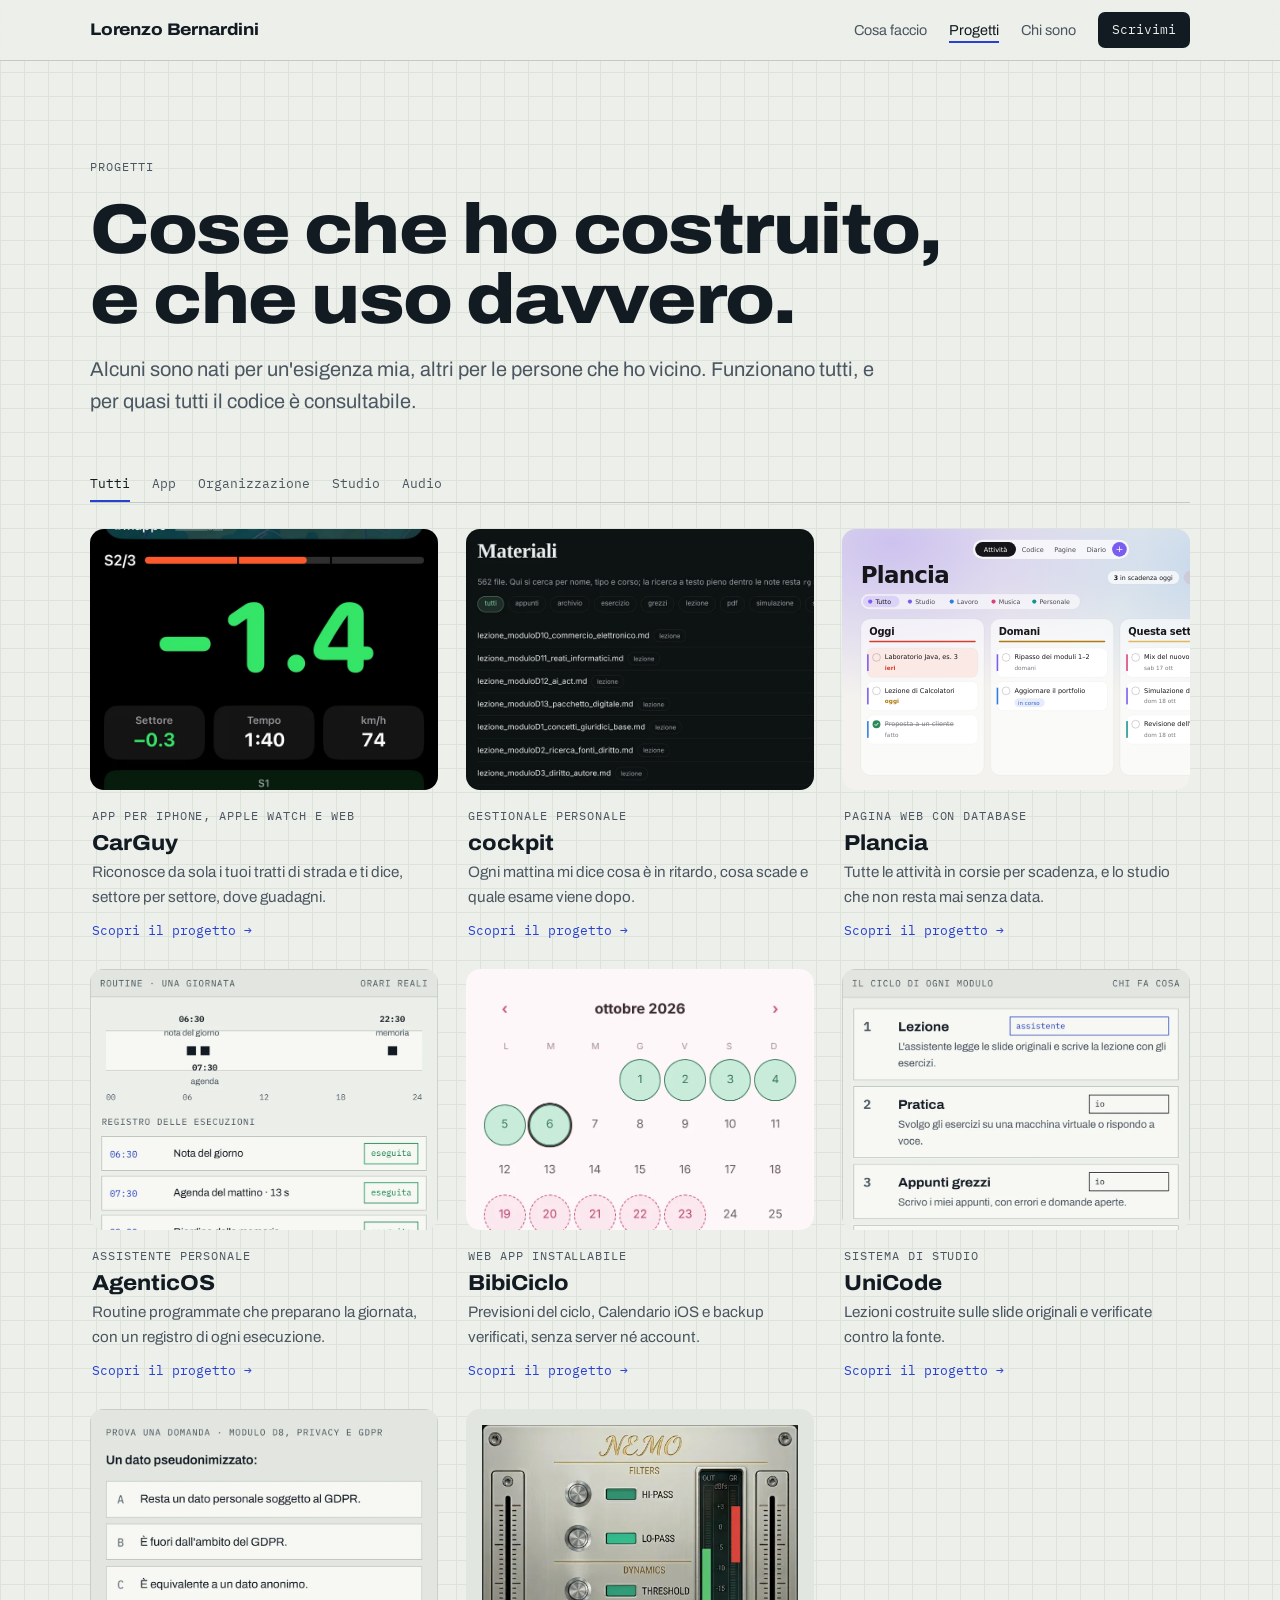
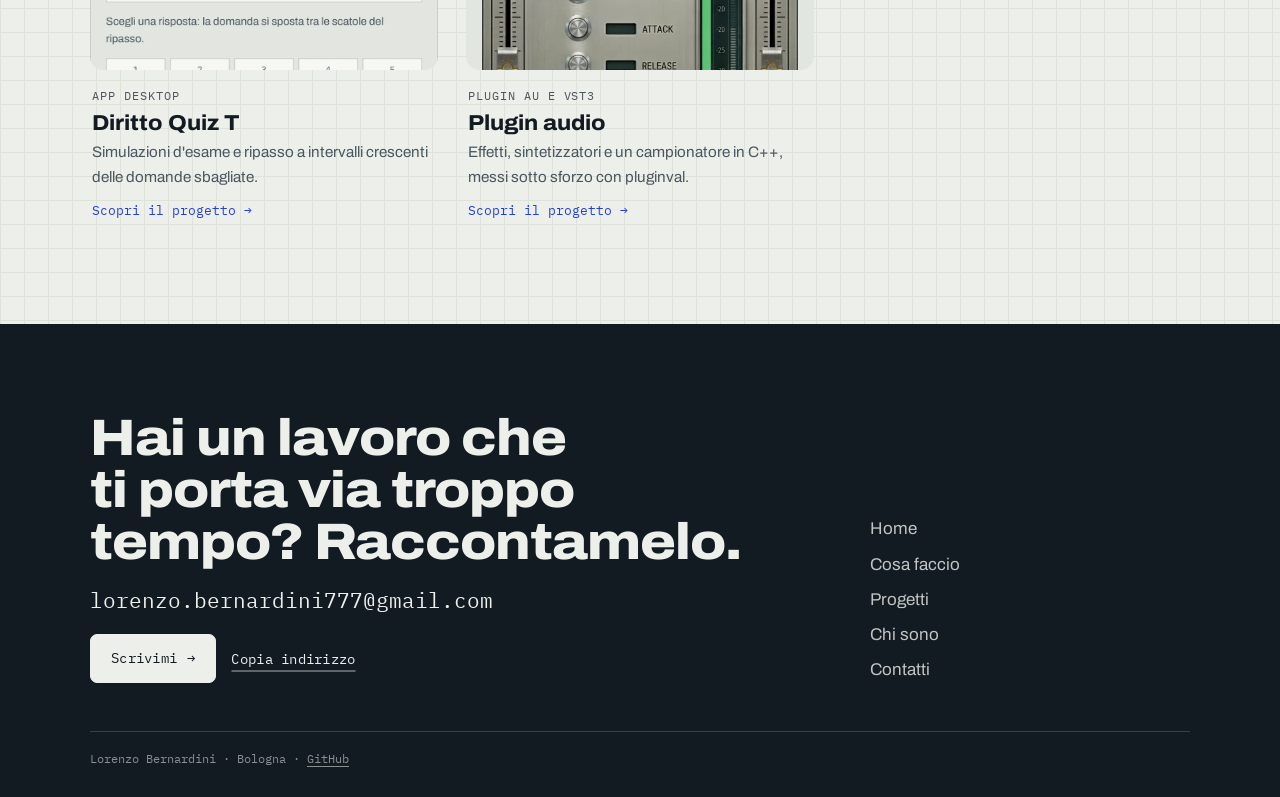
<file: progetti.html>
<!doctype html>
<html lang="it">
<head>
<meta charset="utf-8">
<meta name="viewport" content="width=device-width, initial-scale=1, viewport-fit=cover">
<meta name="description" content="Otto progetti di Lorenzo Bernardini: app, gestionali, strumenti di studio e plugin audio.">
<title>Progetti · Lorenzo Bernardini</title>
<link rel="preconnect" href="https://fonts.googleapis.com">
<link rel="preconnect" href="https://fonts.gstatic.com" crossorigin>
<link rel="stylesheet" href="https://fonts.googleapis.com/css2?family=Archivo:wdth,wght@62..125,300..900&family=IBM+Plex+Mono:wght@400;500;600&display=swap">
<link rel="stylesheet" href="assets/stile.css?v=e50b3e5fdf">
<!-- /HEAD -->
</head>
<body>
<!-- BODY -->
<header class="top">
  <div class="wrap top-row">
    <a class="brand" href="index.html">Lorenzo Bernardini</a>
    <button type="button" class="menu-btn" aria-expanded="false" aria-controls="menu">Menu</button>
    <nav class="nav" id="menu" aria-label="Principale">
      <a href="servizi.html">Cosa faccio</a><a href="progetti.html" aria-current="page">Progetti</a><a href="chisono.html">Chi sono</a>
      <a class="nav-cta" href="contatti.html">Scrivimi</a>
    </nav>
  </div>
</header>

<main id="inizio">
  <div class="wrap page-head">
    <span class="label">Progetti</span>
    <h1>Cose che ho costruito, e che uso davvero.</h1>
    <p class="lede">Alcuni sono nati per un'esigenza mia, altri per le persone che ho vicino. Funzionano tutti, e per quasi tutti il codice è consultabile.</p>
  </div>
  <section class="wrap" style="padding-bottom:clamp(56px,8vw,104px)">
    <div class="filters" aria-label="Filtra per tipo"><button type="button" data-f="tutti" aria-pressed="true">Tutti</button><button type="button" data-f="app" aria-pressed="false">App</button><button type="button" data-f="organizzazione" aria-pressed="false">Organizzazione</button><button type="button" data-f="studio" aria-pressed="false">Studio</button><button type="button" data-f="audio" aria-pressed="false">Audio</button></div>
    <div class="cards"><a class="card rv" href="progetti/carguy.html" data-tipo="app">
        <div class="card-img full"><img src="img/card-carguy.webp" alt="Il distacco dal riferimento nel cruscotto di CarGuy" loading="lazy"></div>
        <div class="card-body"><span class="label">App per iPhone, Apple Watch e web</span><h3>CarGuy</h3><p>Riconosce da sola i tuoi tratti di strada e ti dice, settore per settore, dove guadagni.</p><span class="go">Scopri il progetto →</span></div>
      </a><a class="card rv" href="progetti/cockpit.html" data-tipo="organizzazione">
        <div class="card-img full"><img src="img/card-cockpit.webp" alt="La pagina Materiali di cockpit" loading="lazy"></div>
        <div class="card-body"><span class="label">Gestionale personale</span><h3>cockpit</h3><p>Ogni mattina mi dice cosa è in ritardo, cosa scade e quale esame viene dopo.</p><span class="go">Scopri il progetto →</span></div>
      </a><a class="card rv" href="progetti/plancia.html" data-tipo="organizzazione">
        <div class="card-img full"><img src="img/plancia.svg" alt="Le corsie della Plancia" loading="lazy"></div>
        <div class="card-body"><span class="label">Pagina web con database</span><h3>Plancia</h3><p>Tutte le attività in corsie per scadenza, e lo studio che non resta mai senza data.</p><span class="go">Scopri il progetto →</span></div>
      </a><a class="card rv" href="progetti/agenticos.html" data-tipo="organizzazione">
        <div class="card-img full"><img src="img/agenticos-routine.webp" alt="La giornata delle routine di AgenticOS" loading="lazy"></div>
        <div class="card-body"><span class="label">Assistente personale</span><h3>AgenticOS</h3><p>Routine programmate che preparano la giornata, con un registro di ogni esecuzione.</p><span class="go">Scopri il progetto →</span></div>
      </a><a class="card rv" href="progetti/bibiciclo.html" data-tipo="app">
        <div class="card-img full"><img src="img/card-bibiciclo.webp" alt="Il calendario di BibiCiclo" loading="lazy"></div>
        <div class="card-body"><span class="label">Web app installabile</span><h3>BibiCiclo</h3><p>Previsioni del ciclo, Calendario iOS e backup verificati, senza server né account.</p><span class="go">Scopri il progetto →</span></div>
      </a><a class="card rv" href="progetti/unicode.html" data-tipo="studio">
        <div class="card-img full"><img src="img/unicode-ciclo.webp" alt="Il ciclo di studio di UniCode" loading="lazy"></div>
        <div class="card-body"><span class="label">Sistema di studio</span><h3>UniCode</h3><p>Lezioni costruite sulle slide originali e verificate contro la fonte.</p><span class="go">Scopri il progetto →</span></div>
      </a><a class="card rv" href="progetti/quiz.html" data-tipo="studio">
        <div class="card-img full"><img src="img/quiz-domanda.webp" alt="Una domanda di Diritto Quiz T" loading="lazy"></div>
        <div class="card-body"><span class="label">App desktop</span><h3>Diritto Quiz T</h3><p>Simulazioni d'esame e ripasso a intervalli crescenti delle domande sbagliate.</p><span class="go">Scopri il progetto →</span></div>
      </a><a class="card rv" href="progetti/audio.html" data-tipo="audio">
        <div class="card-img"><img src="img/nemo.webp" alt="L'interfaccia del compressore NEMO" loading="lazy"></div>
        <div class="card-body"><span class="label">Plugin AU e VST3</span><h3>Plugin audio</h3><p>Effetti, sintetizzatori e un campionatore in C++, messi sotto sforzo con pluginval.</p><span class="go">Scopri il progetto →</span></div>
      </a></div>
  </section>
</main>

<footer class="site-foot">
  <div class="wrap">
    <div class="foot-top">
      <div>
        <h2 class="rv">Hai un lavoro che ti porta via troppo tempo? Raccontamelo.</h2>
        <span class="addr" id="addr-piede">lorenzo.bernardini777@gmail.com</span>
        <div class="cta" style="margin-top:0">
          <a class="btn primary" href="mailto:lorenzo.bernardini777@gmail.com">Scrivimi <span class="arr">→</span></a>
          <button type="button" class="btn" data-copia="lorenzo.bernardini777@gmail.com" aria-controls="addr-piede">Copia indirizzo</button>
        </div>
      </div>
      <nav class="foot-nav" aria-label="Pagine">
        <a href="index.html">Home</a>
        <a href="servizi.html">Cosa faccio</a>
        <a href="progetti.html">Progetti</a>
        <a href="chisono.html">Chi sono</a>
        <a href="contatti.html">Contatti</a>
      </nav>
    </div>
    <div class="foot-bottom"><span>Lorenzo Bernardini · Bologna · <a href="https://github.com/lberna777" target="_blank" rel="noopener">GitHub</a></span></div>
  </div>
</footer>

<script src="assets/sito.js?v=a722e6f9f8"></script>
<!-- /BODY -->
</body>
</html>
</file>
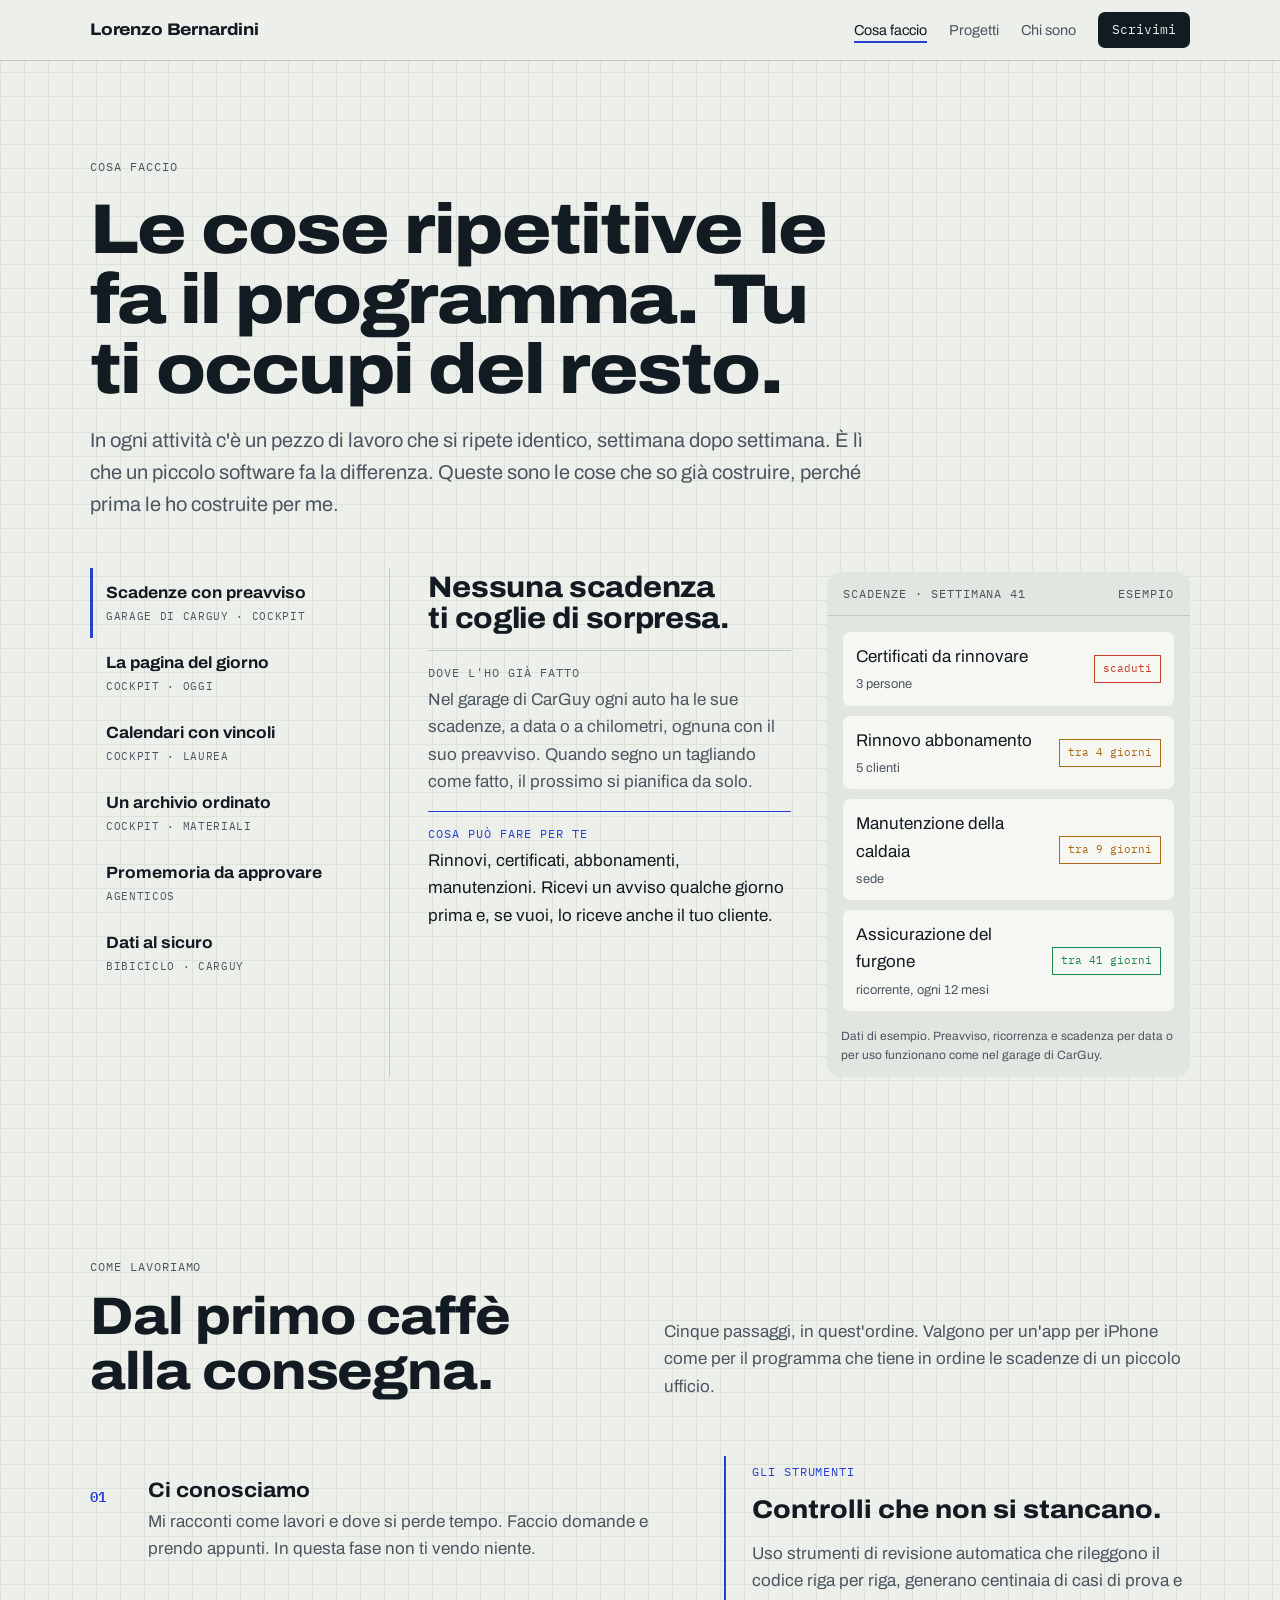
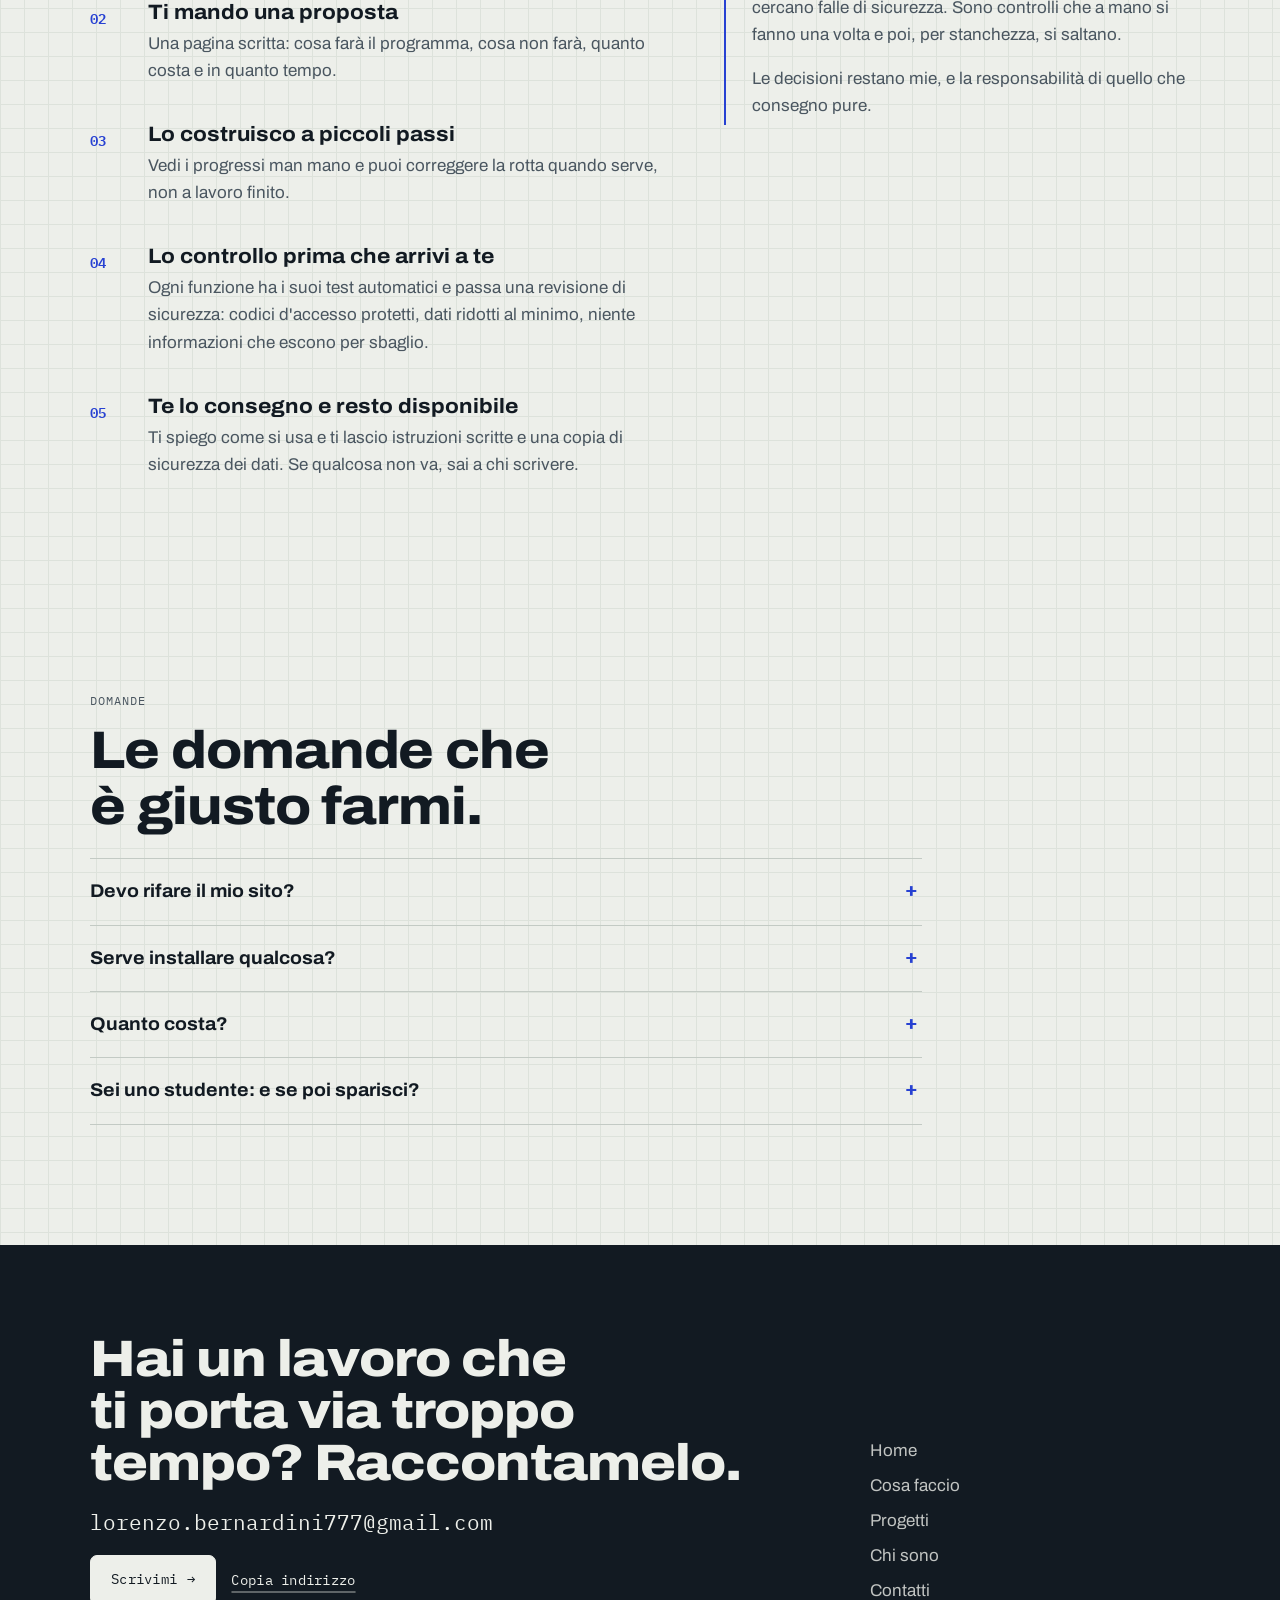
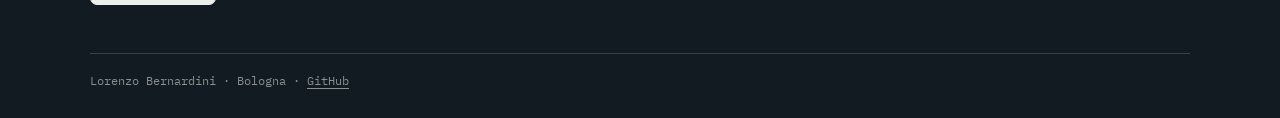
<file: servizi.html>
<!doctype html>
<html lang="it">
<head>
<meta charset="utf-8">
<meta name="viewport" content="width=device-width, initial-scale=1, viewport-fit=cover">
<meta name="description" content="Scadenze, archivi, promemoria e calendari: piccoli software su misura per attività, studi e associazioni.">
<title>Cosa faccio · Lorenzo Bernardini</title>
<link rel="preconnect" href="https://fonts.googleapis.com">
<link rel="preconnect" href="https://fonts.gstatic.com" crossorigin>
<link rel="stylesheet" href="https://fonts.googleapis.com/css2?family=Archivo:wdth,wght@62..125,300..900&family=IBM+Plex+Mono:wght@400;500;600&display=swap">
<link rel="stylesheet" href="assets/stile.css?v=e50b3e5fdf">
<!-- /HEAD -->
</head>
<body>
<!-- BODY -->
<header class="top">
  <div class="wrap top-row">
    <a class="brand" href="index.html">Lorenzo Bernardini</a>
    <button type="button" class="menu-btn" aria-expanded="false" aria-controls="menu">Menu</button>
    <nav class="nav" id="menu" aria-label="Principale">
      <a href="servizi.html" aria-current="page">Cosa faccio</a><a href="progetti.html">Progetti</a><a href="chisono.html">Chi sono</a>
      <a class="nav-cta" href="contatti.html">Scrivimi</a>
    </nav>
  </div>
</header>

<main id="inizio">
  <div class="wrap page-head">
    <span class="label">Cosa faccio</span>
    <h1>Le cose ripetitive le fa il programma. Tu ti occupi del resto.</h1>
    <p class="lede">In ogni attività c'è un pezzo di lavoro che si ripete identico, settimana dopo settimana. È lì che un piccolo software fa la differenza. Queste sono le cose che so già costruire, perché prima le ho costruite per me.</p>
  </div>

  <section class="wrap" style="padding-bottom:clamp(56px,8vw,104px)">
    <div class="explorer rv">
      <div class="ex-tabs" role="tablist" aria-label="Cosa posso costruire"><button type="button" role="tab" id="t-scad" aria-controls="p-scad" aria-selected="true"><b>Scadenze con preavviso</b><span>garage di CarGuy · cockpit</span></button><button type="button" role="tab" id="t-oggi" aria-controls="p-oggi" aria-selected="false" tabindex="-1"><b>La pagina del giorno</b><span>cockpit · Oggi</span></button><button type="button" role="tab" id="t-cal" aria-controls="p-cal" aria-selected="false" tabindex="-1"><b>Calendari con vincoli</b><span>cockpit · Laurea</span></button><button type="button" role="tab" id="t-arch" aria-controls="p-arch" aria-selected="false" tabindex="-1"><b>Un archivio ordinato</b><span>cockpit · Materiali</span></button><button type="button" role="tab" id="t-auto" aria-controls="p-auto" aria-selected="false" tabindex="-1"><b>Promemoria da approvare</b><span>AgenticOS</span></button><button type="button" role="tab" id="t-priv" aria-controls="p-priv" aria-selected="false" tabindex="-1"><b>Dati al sicuro</b><span>BibiCiclo · CarGuy</span></button></div>
      <div class="ex-panel" role="tabpanel" id="p-scad" aria-labelledby="t-scad">
        <div class="ex-text">
          <h3>Nessuna scadenza ti coglie di sorpresa.</h3>
          <div class="pair"><span class="label">Dove l'ho già fatto</span><p>Nel garage di CarGuy ogni auto ha le sue scadenze, a data o a chilometri, ognuna con il suo preavviso. Quando segno un tagliando come fatto, il prossimo si pianifica da solo.</p></div>
          <div class="pair voi"><span class="label">Cosa può fare per te</span><p>Rinnovi, certificati, abbonamenti, manutenzioni. Ricevi un avviso qualche giorno prima e, se vuoi, lo riceve anche il tuo cliente.</p></div>
        </div>
        <div class="mock">
          <div class="mock-bar"><span class="label">Scadenze · settimana 41</span><span class="label">esempio</span></div>
          <div class="mock-body">
            <div class="m-row"><span>Certificati da rinnovare</span><small>3 persone</small><span class="chip late">scaduti</span></div>
            <div class="m-row"><span>Rinnovo abbonamento</span><small>5 clienti</small><span class="chip soon">tra 4 giorni</span></div>
            <div class="m-row"><span>Manutenzione della caldaia</span><small>sede</small><span class="chip soon">tra 9 giorni</span></div>
            <div class="m-row"><span>Assicurazione del furgone</span><small>ricorrente, ogni 12 mesi</small><span class="chip ok">tra 41 giorni</span></div>
          </div>
          <p class="mock-note">Dati di esempio. Preavviso, ricorrenza e scadenza per data o per uso funzionano come nel garage di CarGuy.</p>
        </div>

      </div><div class="ex-panel" role="tabpanel" id="p-oggi" aria-labelledby="t-oggi" hidden>
        <div class="ex-text">
          <h3>Apri una pagina e sai cosa fare oggi.</h3>
          <div class="pair"><span class="label">Dove l'ho già fatto</span><p>Ogni mattina cockpit mi dice quali ripassi sono in ritardo, cosa scade e quanti giorni mancano agli esami. Sotto c'è il diario di quello che ho già fatto.</p></div>
          <div class="pair voi"><span class="label">Cosa può fare per te</span><p>Pagamenti da sollecitare, appuntamenti della settimana, pratiche in sospeso: tutto in una pagina, invece che sparso tra fogli di calcolo e chat.</p></div>
        </div>
        <div class="mock">
          <div class="mock-bar"><span class="label">Oggi · martedì</span><span class="label">esempio</span></div>
          <div class="mock-body">
            <div class="m-tiles">
              <div class="late"><span class="label">In ritardo</span><b>3</b><small>pagamenti da sollecitare</small></div>
              <div class="soon"><span class="label">In scadenza</span><b>7</b><small>nei prossimi 7 giorni</small></div>
              <div><span class="label">Prossimo evento</span><b>12 g</b><small>alla chiusura del trimestre</small></div>
            </div>
            <span class="label">La giornata</span>
            <ul class="m-log">
              <li><span>09:10</span><span>confermate 4 prenotazioni</span></li>
              <li><span>11:30</span><span>approvato il sollecito di pagamento a 2 clienti</span></li>
              <li><span>17:45</span><span>spostato l'appuntamento del giovedì alle 15:00</span></li>
            </ul>
          </div>
          <p class="mock-note">Dati di esempio, nella stessa struttura della pagina «Oggi» di cockpit.</p>
        </div>

      </div><div class="ex-panel" role="tabpanel" id="p-cal" aria-labelledby="t-cal" hidden>
        <div class="ex-text">
          <h3>Un calendario che sa cosa non si può spostare.</h3>
          <div class="pair"><span class="label">Dove l'ho già fatto</span><p>Il piano della mia laurea mette dodici esami in tre sessioni. Le propedeuticità sono disegnate come catene, così se uno slitta vedo subito cosa si porta dietro.</p></div>
          <div class="pair voi"><span class="label">Cosa può fare per te</span><p>Turni, sale, attrezzature condivise, corsi a livelli. Il calendario ti avvisa del conflitto prima che diventi un problema.</p></div>
        </div>
        <div class="mock">
          <div class="mock-bar"><span class="label">cockpit · catene di dipendenza</span><span class="label">dati reali</span></div>
          <img class="m-shot" src="img/cockpit-catene.webp" width="980" height="430" alt="Catene di dipendenza tra esami: tre colonne S1, S2, S3 con i codici degli esami collegati da linee">
          <p class="mock-note" style="padding-top:10px">Le mie tre sessioni d'esame: ogni linea è una propedeuticità.</p>
        </div>

      </div><div class="ex-panel" role="tabpanel" id="p-arch" aria-labelledby="t-arch" hidden>
        <div class="ex-text">
          <h3>Il documento giusto in due secondi.</h3>
          <div class="pair"><span class="label">Dove l'ho già fatto</span><p>In cockpit tengo più di cinquecento file tra lezioni, appunti ed esami. Li ritrovo per tipo, per corso o scrivendo due lettere.</p></div>
          <div class="pair voi"><span class="label">Cosa può fare per te</span><p>Contratti, preventivi, moduli, verbali. Ogni cosa ha il suo posto e la trovi anche dal telefono.</p></div>
        </div>
        <div class="mock">
          <div class="mock-bar"><span class="label">Archivio</span><span class="label">esempio · provalo</span></div>
          <div class="mock-body">
            <label class="m-search" for="cerca-doc"><span aria-hidden="true">⌕</span><input id="cerca-doc" type="search" placeholder="Cerca un documento (prova: certificato)" autocomplete="off"><kbd>Ctrl K</kbd></label>
            <ul class="m-docs" id="elenco-doc">
              <li><span>Modulo d'iscrizione 2026-27</span><span>modulo</span></li>
              <li><span>Contratto di fornitura 2026</span><span>contratto</span></li>
              <li><span>Certificati · elenco delle scadenze</span><span>certificato</span></li>
              <li><span>Preventivo n. 42 · ristrutturazione</span><span>preventivo</span></li>
              <li><span>Listino prezzi in vigore</span><span>listino</span></li>
              <li><span>Verbale dell'assemblea dei soci</span><span>verbale</span></li>
              <li><span>Certificato di conformità dell'impianto</span><span>certificato</span></li>
            </ul>
            <p class="mock-note" id="nessun-doc" hidden style="padding:0">Nessun documento trovato.</p>
          </div>
        </div>

      </div><div class="ex-panel" role="tabpanel" id="p-auto" aria-labelledby="t-auto" hidden>
        <div class="ex-text">
          <h3>Il sistema prepara, tu approvi.</h3>
          <div class="pair"><span class="label">Dove l'ho già fatto</span><p>Il mio assistente personale smista la posta e scrive le risposte come bozze. Niente parte senza il mio via.</p></div>
          <div class="pair voi"><span class="label">Cosa può fare per te</span><p>Solleciti, conferme, avvisi di rinnovo: pronti da inviare con un clic, senza riscriverli ogni volta da capo.</p></div>
        </div>
        <div class="mock">
          <div class="mock-bar"><span class="label">Posta in uscita</span><span class="label">esempio · provalo</span></div>
          <div class="mock-body">
            <div class="m-mail" id="bozza">
              <span class="stato" id="bozza-stato" aria-live="polite">Bozza · in attesa della tua approvazione</span>
              <div class="hdr"><span>A: un cliente</span><span>Oggetto: rinnovo in scadenza</span></div>
              <p>Buongiorno, il suo abbonamento scade il 14 ottobre. Per rinnovarlo può rispondere a questa email o passare da noi negli orari di apertura. Grazie!</p>
              <div class="m-actions"><button type="button" id="approva">Approva</button></div>
            </div>
          </div>
          <p class="mock-note">Esempio: nessuna email viene inviata da questa pagina.</p>
        </div>

      </div><div class="ex-panel" role="tabpanel" id="p-priv" aria-labelledby="t-priv" hidden>
        <div class="ex-text">
          <h3>I dati dei tuoi clienti restano al sicuro.</h3>
          <div class="pair"><span class="label">Dove l'ho già fatto</span><p>BibiCiclo non manda a nessuno i dati sulla salute: restano sul telefono. In CarGuy le foto partono senza posizione e le zone private spariscono dalle mappe.</p></div>
          <div class="pair voi"><span class="label">Cosa può fare per te</span><p>Raccolgo solo quello che serve, e decidiamo insieme chi lo vede e per quanto tempo si tiene, come chiede il GDPR. È anche la materia di uno dei miei esami, superato con 30.</p></div>
        </div>
        <div class="mock">
          <div class="mock-bar"><span class="label">Dove finiscono i dati</span><span class="label">regole reali</span></div>
          <div class="mock-body">
            <ul class="m-lock">
              <li><span>Date del ciclo (BibiCiclo)</span><span>solo sul telefono</span></li>
              <li><span>Copia di sicurezza (BibiCiclo)</span><span>file dell'utente</span></li>
              <li><span>Casa e lavoro nelle tracce (CarGuy)</span><span>tagliate</span></li>
              <li><span>Posizione nelle foto (CarGuy)</span><span>rimossa prima dell'invio</span></li>
              <li><span>Codici d'accesso (CarGuy)</span><span>solo impronta cifrata</span></li>
            </ul>
          </div>
        </div>

      </div>
    </div>
  </section>

  <section class="wrap block tight" id="metodo">
    <div class="sec-head rv"><div><span class="label">Come lavoriamo</span><h2>Dal primo caffè alla consegna.</h2></div>
    <p>Cinque passaggi, in quest'ordine. Valgono per un'app per iPhone come per il programma che tiene in ordine le scadenze di un piccolo ufficio.</p></div>
    <div class="method-grid">
      <ol class="steps">
        <li class="rv"><div><h3>Ci conosciamo</h3><p>Mi racconti come lavori e dove si perde tempo. Faccio domande e prendo appunti. In questa fase non ti vendo niente.</p></div></li>
        <li class="rv"><div><h3>Ti mando una proposta</h3><p>Una pagina scritta: cosa farà il programma, cosa non farà, quanto costa e in quanto tempo.</p></div></li>
        <li class="rv"><div><h3>Lo costruisco a piccoli passi</h3><p>Vedi i progressi man mano e puoi correggere la rotta quando serve, non a lavoro finito.</p></div></li>
        <li class="rv"><div><h3>Lo controllo prima che arrivi a te</h3><p>Ogni funzione ha i suoi test automatici e passa una revisione di sicurezza: codici d'accesso protetti, dati ridotti al minimo, niente informazioni che escono per sbaglio.</p></div></li>
        <li class="rv"><div><h3>Te lo consegno e resto disponibile</h3><p>Ti spiego come si usa e ti lascio istruzioni scritte e una copia di sicurezza dei dati. Se qualcosa non va, sai a chi scrivere.</p></div></li>
      </ol>
      <aside class="precision rv">
        <span class="label">Gli strumenti</span>
        <h3>Controlli che non si stancano.</h3>
        <p>Uso strumenti di revisione automatica che rileggono il codice riga per riga, generano centinaia di casi di prova e cercano falle di sicurezza. Sono controlli che a mano si fanno una volta e poi, per stanchezza, si saltano.</p>
        <p>Le decisioni restano mie, e la responsabilità di quello che consegno pure.</p>
      </aside>
    </div>
  </section>

  <section class="wrap block">
    <div class="sec-head rv" style="margin-bottom:24px"><div><span class="label">Domande</span><h2>Le domande che è giusto farmi.</h2></div></div>
    <div class="faq rv">
      <details><summary>Devo rifare il mio sito?</summary><p>No. Lo strumento si apre da un link e, se vuoi, lo colleghiamo al sito che hai già.</p></details>
      <details><summary>Serve installare qualcosa?</summary><p>No. Funziona dal browser del telefono o del computer e si può aggiungere alla schermata Home, come un'app.</p></details>
      <details><summary>Quanto costa?</summary><p>Dipende da cosa serve. Dopo il primo incontro ricevi una proposta scritta con il prezzo, prima di decidere qualsiasi cosa. I primi progetti hanno condizioni agevolate, in cambio della possibilità di raccontarli qui.</p></details>
      <details><summary>Sei uno studente: e se poi sparisci?</summary><p>Domanda giusta. Consegno ogni progetto con istruzioni scritte, codice ordinato e una copia dei dati, così chiunque può riprenderlo in mano. E finché lavoriamo insieme, mi trovi.</p></details>
    </div>
  </section>
</main>

<footer class="site-foot">
  <div class="wrap">
    <div class="foot-top">
      <div>
        <h2 class="rv">Hai un lavoro che ti porta via troppo tempo? Raccontamelo.</h2>
        <span class="addr" id="addr-piede">lorenzo.bernardini777@gmail.com</span>
        <div class="cta" style="margin-top:0">
          <a class="btn primary" href="mailto:lorenzo.bernardini777@gmail.com">Scrivimi <span class="arr">→</span></a>
          <button type="button" class="btn" data-copia="lorenzo.bernardini777@gmail.com" aria-controls="addr-piede">Copia indirizzo</button>
        </div>
      </div>
      <nav class="foot-nav" aria-label="Pagine">
        <a href="index.html">Home</a>
        <a href="servizi.html">Cosa faccio</a>
        <a href="progetti.html">Progetti</a>
        <a href="chisono.html">Chi sono</a>
        <a href="contatti.html">Contatti</a>
      </nav>
    </div>
    <div class="foot-bottom"><span>Lorenzo Bernardini · Bologna · <a href="https://github.com/lberna777" target="_blank" rel="noopener">GitHub</a></span></div>
  </div>
</footer>

<script src="assets/sito.js?v=a722e6f9f8"></script>
<!-- /BODY -->
</body>
</html>
</file>
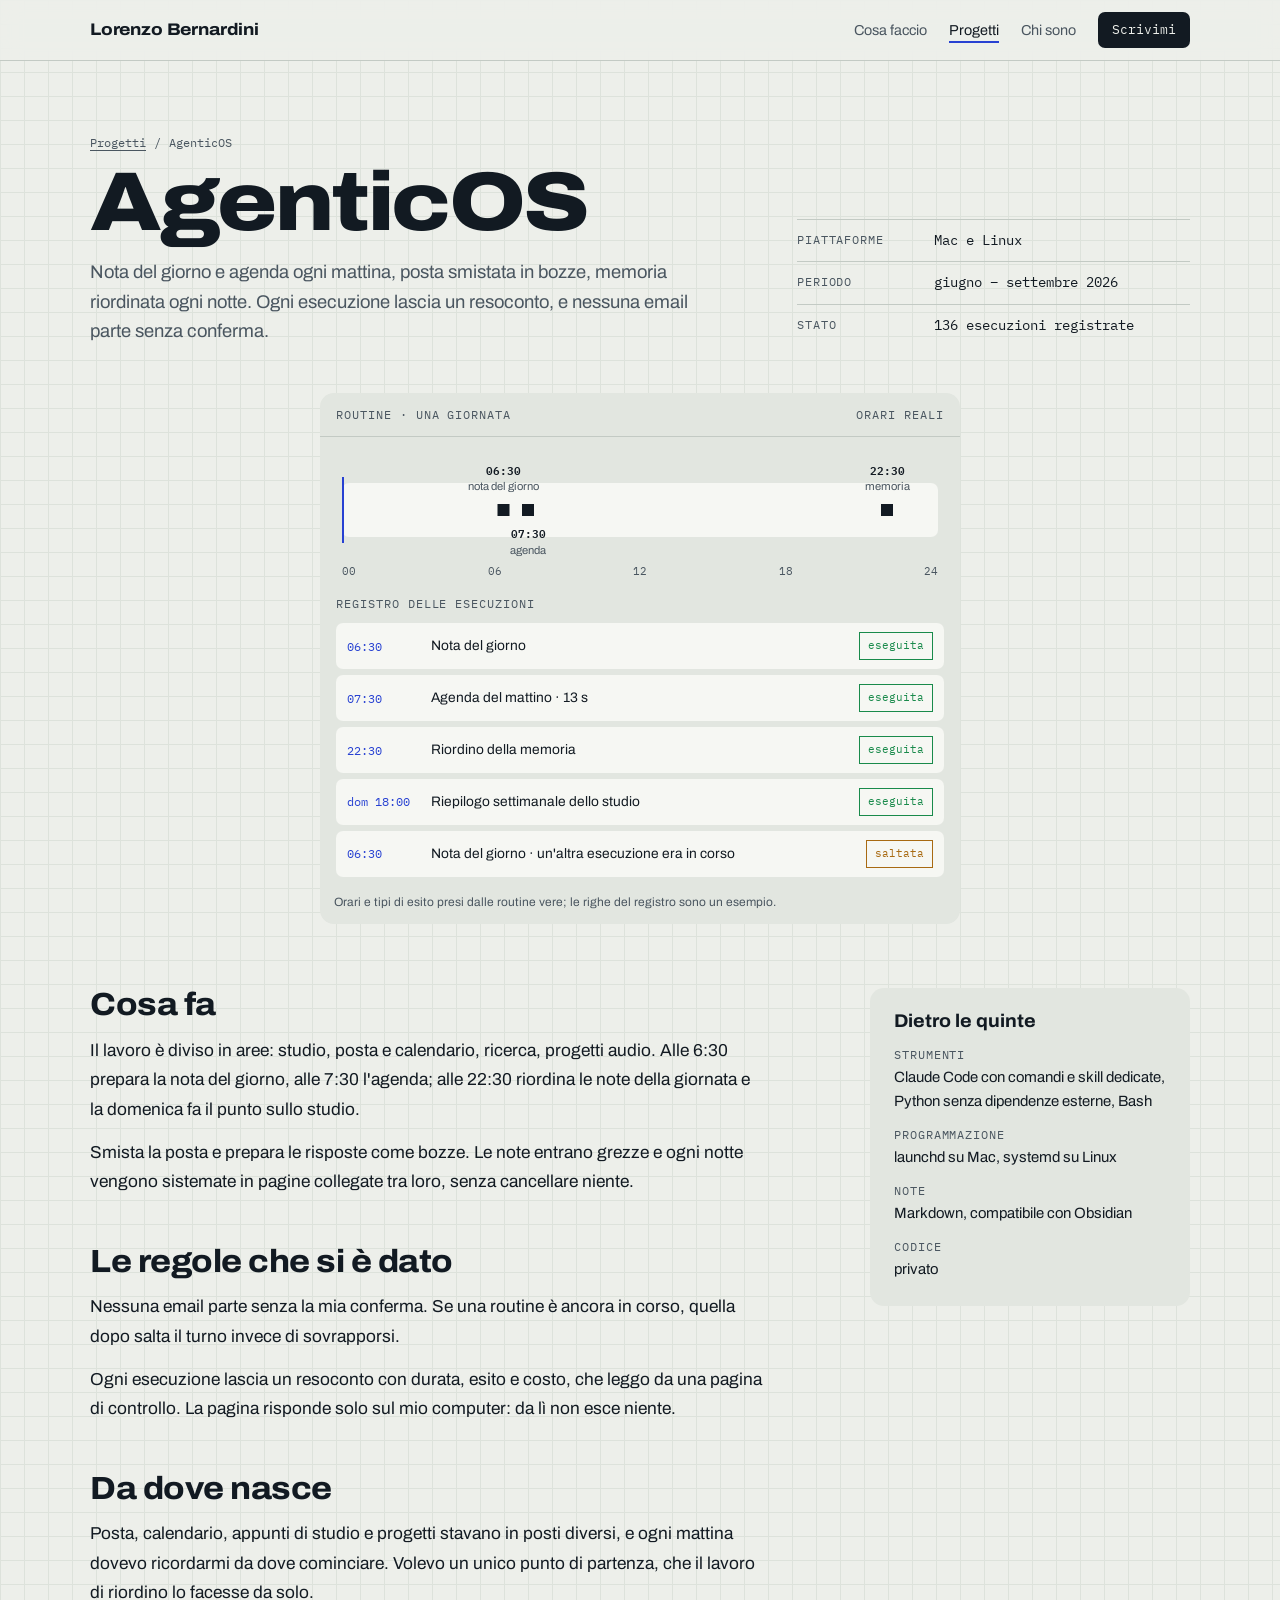
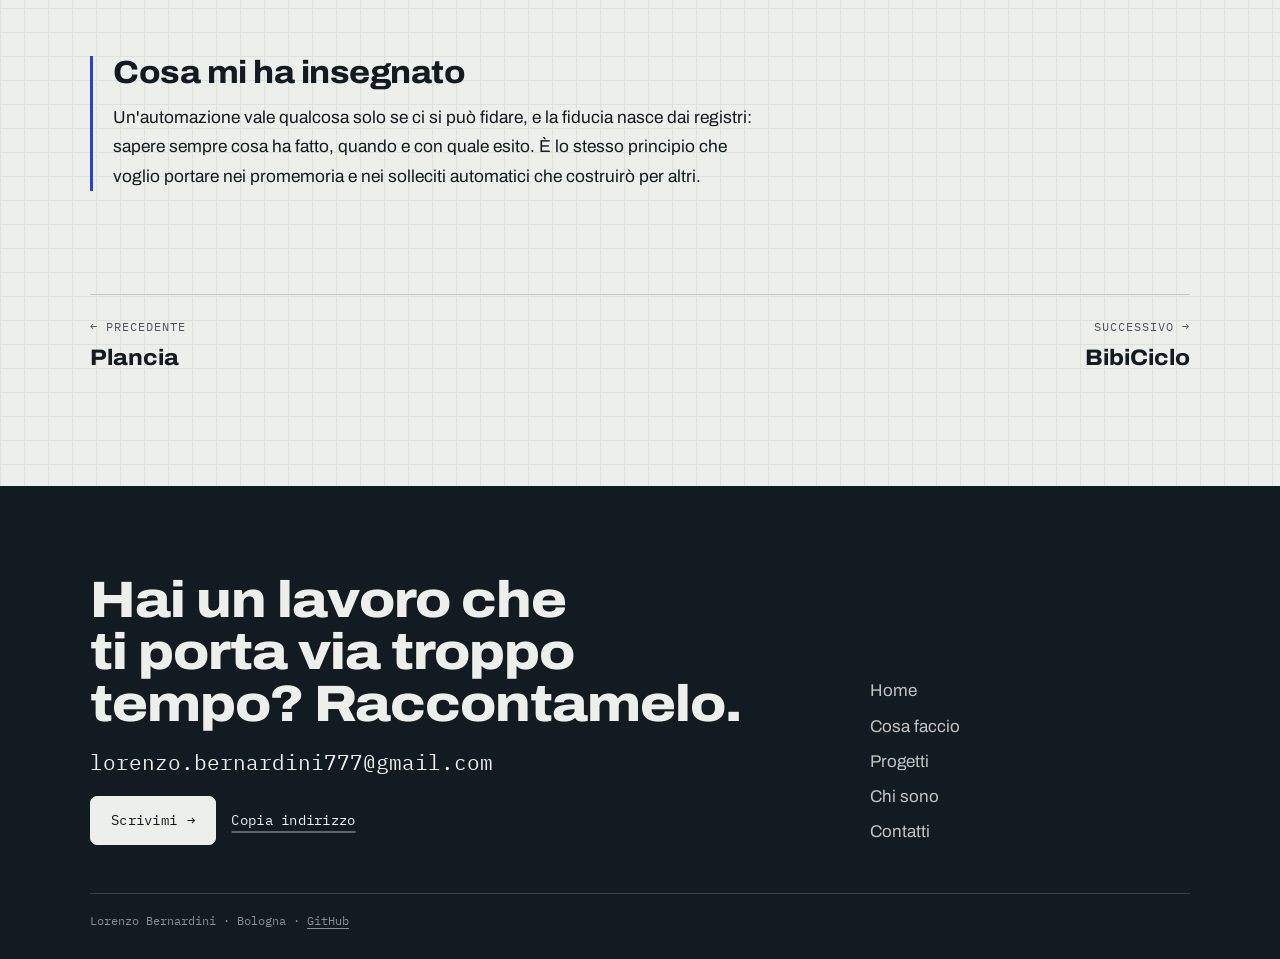
<file: progetti/agenticos.html>
<!doctype html>
<html lang="it">
<head>
<meta charset="utf-8">
<meta name="viewport" content="width=device-width, initial-scale=1, viewport-fit=cover">
<meta name="description" content="Nota del giorno e agenda ogni mattina, posta smistata in bozze, memoria riordinata ogni notte. Ogni esecuzione lascia un resoconto, e nessuna email parte senza conferma.">
<title>AgenticOS · Lorenzo Bernardini</title>
<link rel="preconnect" href="https://fonts.googleapis.com">
<link rel="preconnect" href="https://fonts.gstatic.com" crossorigin>
<link rel="stylesheet" href="https://fonts.googleapis.com/css2?family=Archivo:wdth,wght@62..125,300..900&family=IBM+Plex+Mono:wght@400;500;600&display=swap">
<link rel="stylesheet" href="../assets/stile.css?v=e50b3e5fdf">
<!-- /HEAD -->
</head>
<body>
<!-- BODY -->
<header class="top">
  <div class="wrap top-row">
    <a class="brand" href="../index.html">Lorenzo Bernardini</a>
    <button type="button" class="menu-btn" aria-expanded="false" aria-controls="menu">Menu</button>
    <nav class="nav" id="menu" aria-label="Principale">
      <a href="../servizi.html">Cosa faccio</a><a href="../progetti.html" aria-current="page">Progetti</a><a href="../chisono.html">Chi sono</a>
      <a class="nav-cta" href="../contatti.html">Scrivimi</a>
    </nav>
  </div>
</header>

<main id="inizio">
  <div class="wrap">
    <div class="proj-head">
      <div>
        <nav class="crumbs" aria-label="Percorso"><a href="../progetti.html">Progetti</a><span>/</span><span>AgenticOS</span></nav>
        <h1>AgenticOS</h1>
        <p class="lede">Nota del giorno e agenda ogni mattina, posta smistata in bozze, memoria riordinata ogni notte. Ogni esecuzione lascia un resoconto, e nessuna email parte senza conferma.</p>
      </div>
      <div class="info rv"><div><span class="label">Piattaforme</span><span class="v">Mac e Linux</span></div><div><span class="label">Periodo</span><span class="v">giugno – settembre 2026</span></div><div><span class="label">Stato</span><span class="v">136 esecuzioni registrate</span></div></div>
    </div>
    <div class="proj-visual rv"><div class="mock">
            <div class="mock-bar"><span class="label">Routine · una giornata</span><span class="label">orari reali</span></div>
            <div class="mock-body">
              <div class="day" aria-hidden="true">
                <div class="day-track">
                  <span class="day-now"></span>
                  <span class="day-mark up" style="--t:.2708"><b>06:30</b>nota del giorno</span>
                  <span class="day-mark" style="--t:.3125"><b>07:30</b>agenda</span>
                  <span class="day-mark up end" style="--t:.9375"><b>22:30</b>memoria</span>
                </div>
                <div class="day-ruler"><span>00</span><span>06</span><span>12</span><span>18</span><span>24</span></div>
              </div>
              <span class="label">Registro delle esecuzioni</span>
              <ul class="runs">
                <li><span>06:30</span><span>Nota del giorno</span><span class="chip ok">eseguita</span></li>
                <li><span>07:30</span><span>Agenda del mattino · 13 s</span><span class="chip ok">eseguita</span></li>
                <li><span>22:30</span><span>Riordino della memoria</span><span class="chip ok">eseguita</span></li>
                <li><span>dom 18:00</span><span>Riepilogo settimanale dello studio</span><span class="chip ok">eseguita</span></li>
                <li><span>06:30</span><span>Nota del giorno · un'altra esecuzione era in corso</span><span class="chip soon">saltata</span></li>
              </ul>
            </div>
            <p class="mock-note">Orari e tipi di esito presi dalle routine vere; le righe del registro sono un esempio.</p>
          </div>
</div>
    <div class="proj-body">
      <article class="prose"><section class="rv"><h2>Cosa fa</h2><p>Il lavoro è diviso in aree: studio, posta e calendario, ricerca, progetti audio. Alle 6:30 prepara la nota del giorno, alle 7:30 l'agenda; alle 22:30 riordina le note della giornata e la domenica fa il punto sullo studio.</p><p>Smista la posta e prepara le risposte come bozze. Le note entrano grezze e ogni notte vengono sistemate in pagine collegate tra loro, senza cancellare niente.</p></section><section class="rv"><h2>Le regole che si è dato</h2><p>Nessuna email parte senza la mia conferma. Se una routine è ancora in corso, quella dopo salta il turno invece di sovrapporsi.</p><p>Ogni esecuzione lascia un resoconto con durata, esito e costo, che leggo da una pagina di controllo. La pagina risponde solo sul mio computer: da lì non esce niente.</p></section><section class="rv"><h2>Da dove nasce</h2><p>Posta, calendario, appunti di studio e progetti stavano in posti diversi, e ogni mattina dovevo ricordarmi da dove cominciare. Volevo un unico punto di partenza, che il lavoro di riordino lo facesse da solo.</p></section><section class="rv imparato"><h2>Cosa mi ha insegnato</h2><p>Un'automazione vale qualcosa solo se ci si può fidare, e la fiducia nasce dai registri: sapere sempre cosa ha fatto, quando e con quale esito. È lo stesso principio che voglio portare nei promemoria e nei solleciti automatici che costruirò per altri.</p></section></article>
      <aside class="tech rv"><h2>Dietro le quinte</h2><dl><div><dt>Strumenti</dt><dd>Claude Code con comandi e skill dedicate, Python senza dipendenze esterne, Bash</dd></div><div><dt>Programmazione</dt><dd>launchd su Mac, systemd su Linux</dd></div><div><dt>Note</dt><dd>Markdown, compatibile con Obsidian</dd></div><div><dt>Codice</dt><dd>privato</dd></div></dl></aside>
    </div>
  </div>
  <div class="wrap" style="padding-bottom:clamp(48px,7vw,88px)">
    <nav class="pn" aria-label="Altri progetti">
      <a href="plancia.html"><span class="label">← Precedente</span><b>Plancia</b></a>
      <a href="bibiciclo.html"><span class="label">Successivo →</span><b>BibiCiclo</b></a>
    </nav>
  </div>
</main>

<footer class="site-foot">
  <div class="wrap">
    <div class="foot-top">
      <div>
        <h2 class="rv">Hai un lavoro che ti porta via troppo tempo? Raccontamelo.</h2>
        <span class="addr" id="addr-piede">lorenzo.bernardini777@gmail.com</span>
        <div class="cta" style="margin-top:0">
          <a class="btn primary" href="mailto:lorenzo.bernardini777@gmail.com">Scrivimi <span class="arr">→</span></a>
          <button type="button" class="btn" data-copia="lorenzo.bernardini777@gmail.com" aria-controls="addr-piede">Copia indirizzo</button>
        </div>
      </div>
      <nav class="foot-nav" aria-label="Pagine">
        <a href="../index.html">Home</a>
        <a href="../servizi.html">Cosa faccio</a>
        <a href="../progetti.html">Progetti</a>
        <a href="../chisono.html">Chi sono</a>
        <a href="../contatti.html">Contatti</a>
      </nav>
    </div>
    <div class="foot-bottom"><span>Lorenzo Bernardini · Bologna · <a href="https://github.com/lberna777" target="_blank" rel="noopener">GitHub</a></span></div>
  </div>
</footer>

<script src="../assets/sito.js?v=a722e6f9f8"></script>
<!-- /BODY -->
</body>
</html>
</file>
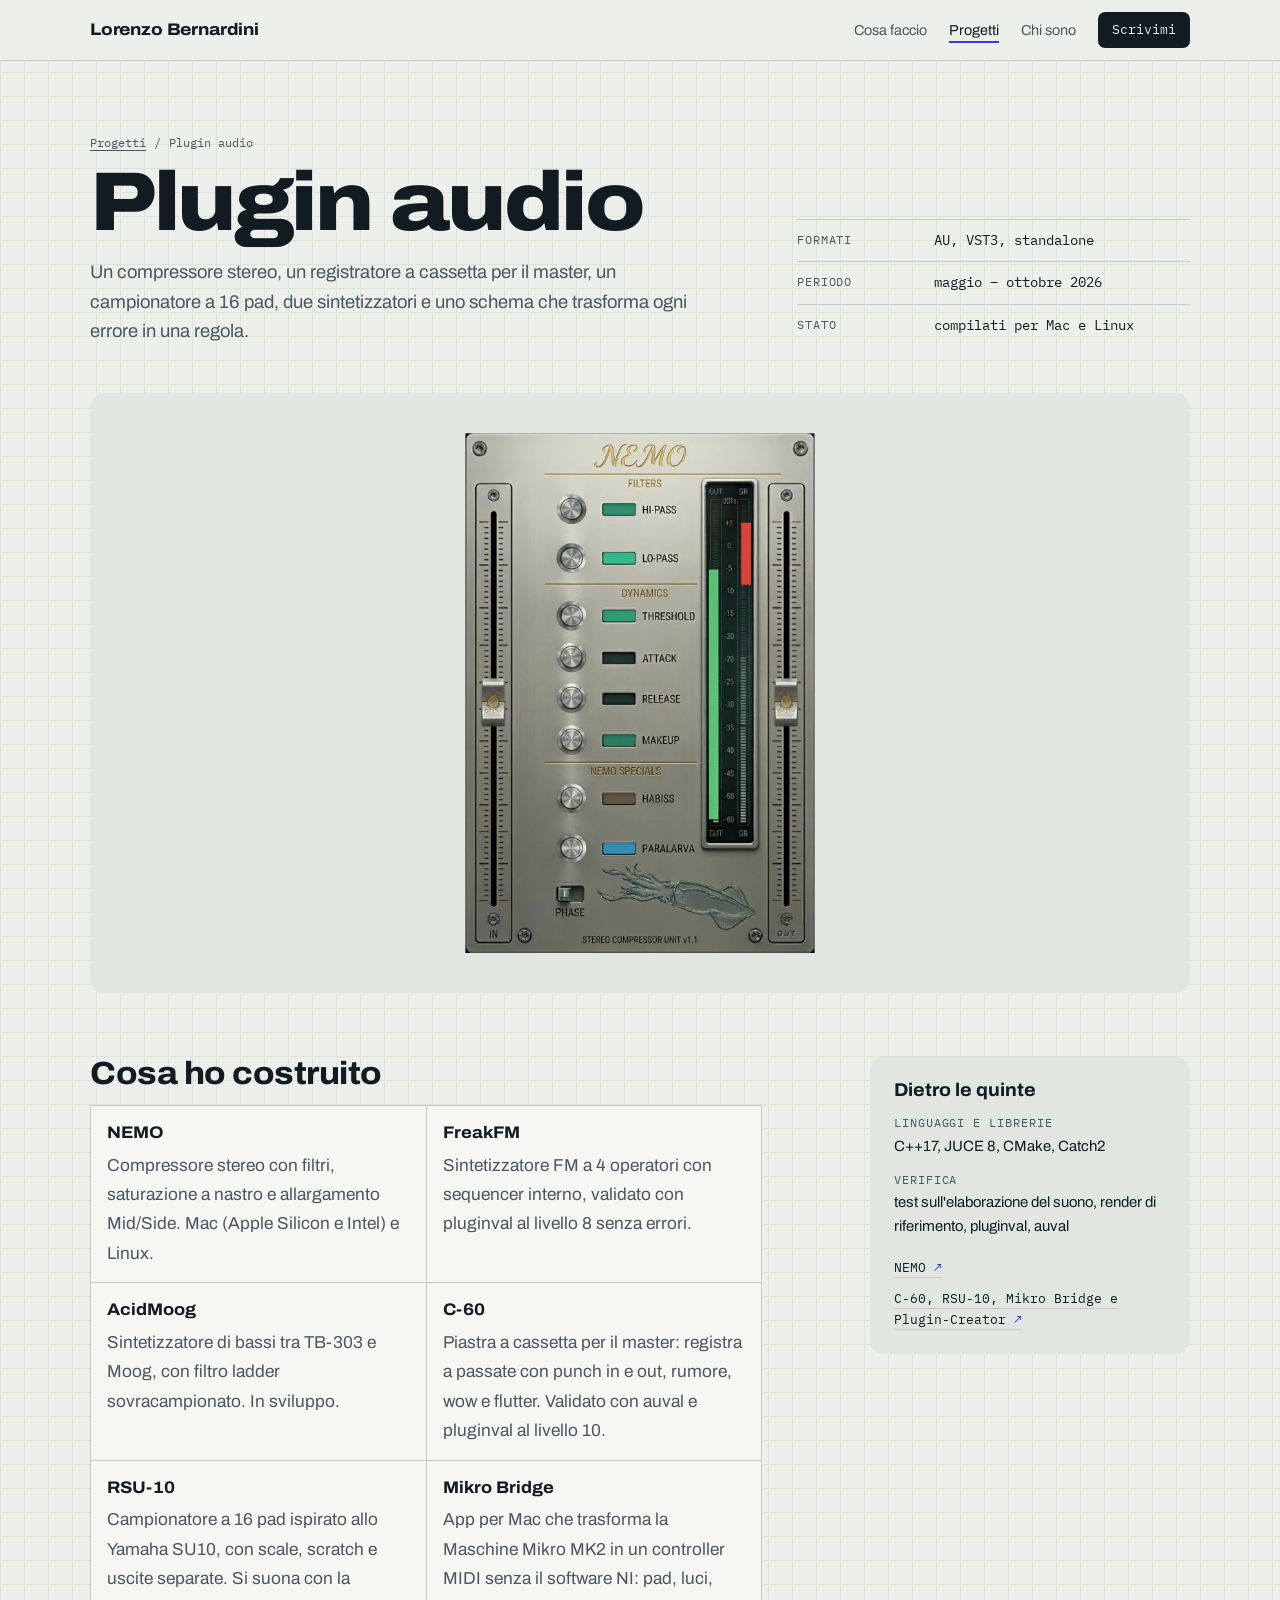
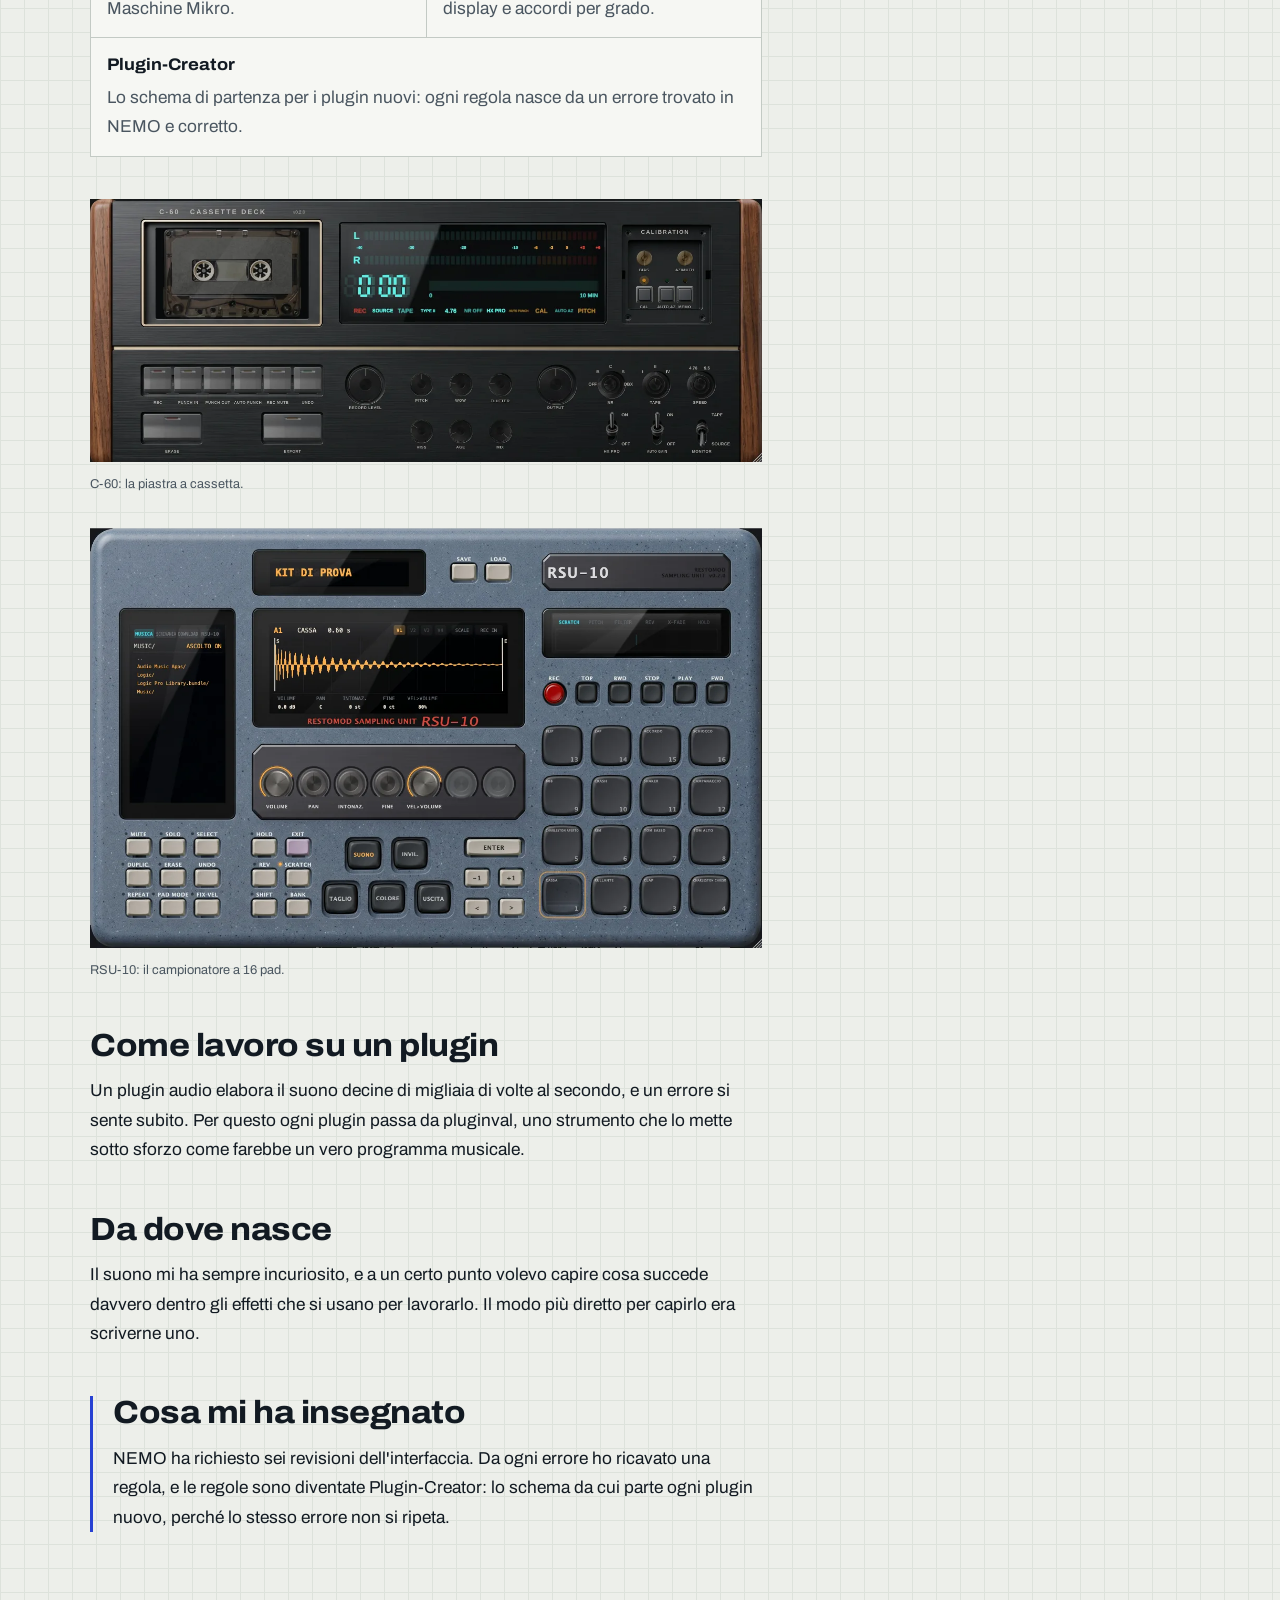
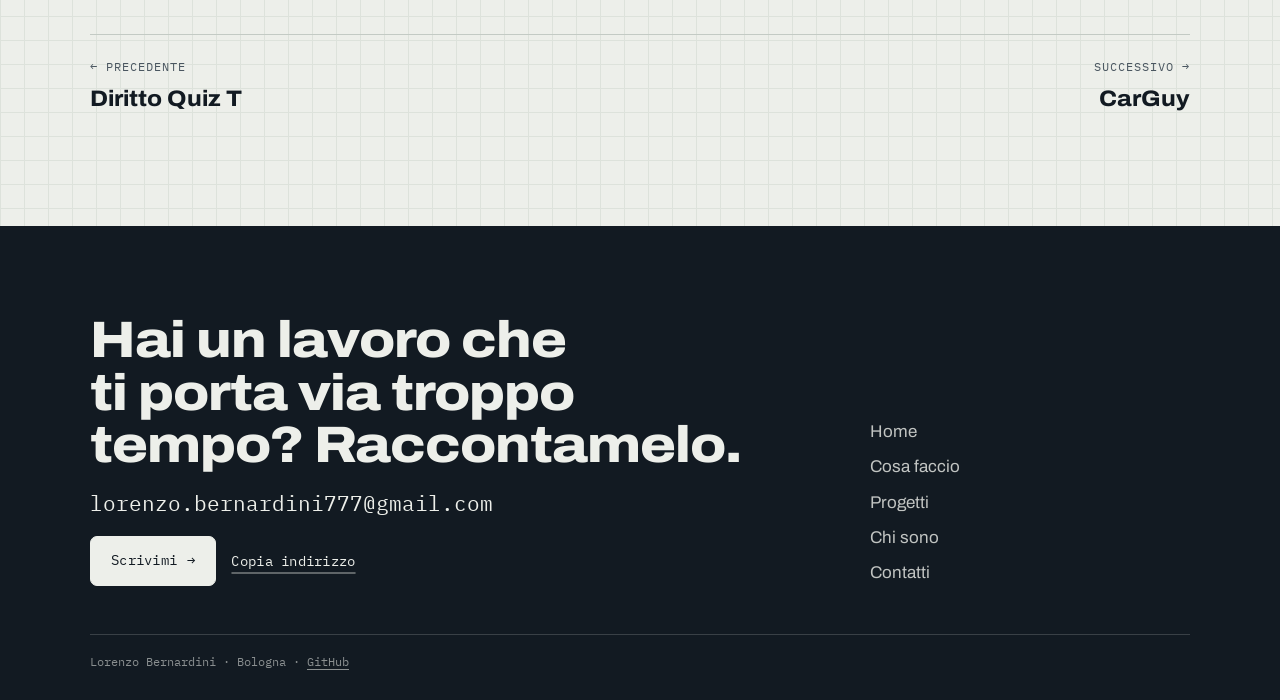
<file: progetti/audio.html>
<!doctype html>
<html lang="it">
<head>
<meta charset="utf-8">
<meta name="viewport" content="width=device-width, initial-scale=1, viewport-fit=cover">
<meta name="description" content="Un compressore stereo, un registratore a cassetta per il master, un campionatore a 16 pad, due sintetizzatori e uno schema che trasforma ogni errore in una regola.">
<title>Plugin audio · Lorenzo Bernardini</title>
<link rel="preconnect" href="https://fonts.googleapis.com">
<link rel="preconnect" href="https://fonts.gstatic.com" crossorigin>
<link rel="stylesheet" href="https://fonts.googleapis.com/css2?family=Archivo:wdth,wght@62..125,300..900&family=IBM+Plex+Mono:wght@400;500;600&display=swap">
<link rel="stylesheet" href="../assets/stile.css?v=e50b3e5fdf">
<!-- /HEAD -->
</head>
<body>
<!-- BODY -->
<header class="top">
  <div class="wrap top-row">
    <a class="brand" href="../index.html">Lorenzo Bernardini</a>
    <button type="button" class="menu-btn" aria-expanded="false" aria-controls="menu">Menu</button>
    <nav class="nav" id="menu" aria-label="Principale">
      <a href="../servizi.html">Cosa faccio</a><a href="../progetti.html" aria-current="page">Progetti</a><a href="../chisono.html">Chi sono</a>
      <a class="nav-cta" href="../contatti.html">Scrivimi</a>
    </nav>
  </div>
</header>

<main id="inizio">
  <div class="wrap">
    <div class="proj-head">
      <div>
        <nav class="crumbs" aria-label="Percorso"><a href="../progetti.html">Progetti</a><span>/</span><span>Plugin audio</span></nav>
        <h1>Plugin audio</h1>
        <p class="lede">Un compressore stereo, un registratore a cassetta per il master, un campionatore a 16 pad, due sintetizzatori e uno schema che trasforma ogni errore in una regola.</p>
      </div>
      <div class="info rv"><div><span class="label">Formati</span><span class="v">AU, VST3, standalone</span></div><div><span class="label">Periodo</span><span class="v">maggio – ottobre 2026</span></div><div><span class="label">Stato</span><span class="v">compilati per Mac e Linux</span></div></div>
    </div>
    <div class="proj-visual rv"><div class="plate"><img class="wipe" src="../img/nemo.webp" width="509" height="758" alt="Interfaccia del compressore NEMO con fader, manopole e misuratore di livello"></div></div>
    <div class="proj-body">
      <article class="prose"><section class="rv"><h2>Cosa ho costruito</h2><div class="plugins">
            <div><h4>NEMO</h4><p>Compressore stereo con filtri, saturazione a nastro e allargamento Mid/Side. Mac (Apple Silicon e Intel) e Linux.</p></div>
            <div><h4>FreakFM</h4><p>Sintetizzatore FM a 4 operatori con sequencer interno, validato con pluginval al livello 8 senza errori.</p></div>
            <div><h4>AcidMoog</h4><p>Sintetizzatore di bassi tra TB-303 e Moog, con filtro ladder sovracampionato. In sviluppo.</p></div>
            <div><h4>C-60</h4><p>Piastra a cassetta per il master: registra a passate con punch in e out, rumore, wow e flutter. Validato con auval e pluginval al livello 10.</p></div>
            <div><h4>RSU-10</h4><p>Campionatore a 16 pad ispirato allo Yamaha SU10, con scale, scratch e uscite separate. Si suona con la Maschine Mikro.</p></div>
            <div><h4>Mikro Bridge</h4><p>App per Mac che trasforma la Maschine Mikro MK2 in un controller MIDI senza il software NI: pad, luci, display e accordi per grado.</p></div>
            <div style="grid-column:1/-1"><h4>Plugin-Creator</h4><p>Lo schema di partenza per i plugin nuovi: ogni regola nasce da un errore trovato in NEMO e corretto.</p></div>
          </div>
          <figure class="tav-fig" style="margin-top:28px"><img class="wipe" src="../img/c60.webp" width="1291" height="506" alt="Interfaccia di C-60: cassetta, contatore, misuratori di livello e tasti della piastra" loading="lazy" style="width:100%;height:auto"><figcaption>C-60: la piastra a cassetta.</figcaption></figure>
          <figure class="tav-fig" style="margin-top:20px"><img class="wipe" src="../img/rsu10.webp" width="1280" height="800" alt="Interfaccia di RSU-10: display con forma d'onda, manopole e 16 pad" loading="lazy" style="width:100%;height:auto"><figcaption>RSU-10: il campionatore a 16 pad.</figcaption></figure></section><section class="rv"><h2>Come lavoro su un plugin</h2><p>Un plugin audio elabora il suono decine di migliaia di volte al secondo, e un errore si sente subito. Per questo ogni plugin passa da pluginval, uno strumento che lo mette sotto sforzo come farebbe un vero programma musicale.</p></section><section class="rv"><h2>Da dove nasce</h2><p>Il suono mi ha sempre incuriosito, e a un certo punto volevo capire cosa succede davvero dentro gli effetti che si usano per lavorarlo. Il modo più diretto per capirlo era scriverne uno.</p></section><section class="rv imparato"><h2>Cosa mi ha insegnato</h2><p>NEMO ha richiesto sei revisioni dell'interfaccia. Da ogni errore ho ricavato una regola, e le regole sono diventate Plugin-Creator: lo schema da cui parte ogni plugin nuovo, perché lo stesso errore non si ripeta.</p></section></article>
      <aside class="tech rv"><h2>Dietro le quinte</h2><dl><div><dt>Linguaggi e librerie</dt><dd>C++17, JUCE 8, CMake, Catch2</dd></div><div><dt>Verifica</dt><dd>test sull'elaborazione del suono, render di riferimento, pluginval, auval</dd></div></dl><div class="links"><a href="https://github.com/lberna777/NEMO-StereoCompressor" target="_blank" rel="noopener">NEMO <span>↗</span></a><a href="https://github.com/lberna777/plugin-creator" target="_blank" rel="noopener">C-60, RSU-10, Mikro Bridge e Plugin-Creator <span>↗</span></a></div></aside>
    </div>
  </div>
  <div class="wrap" style="padding-bottom:clamp(48px,7vw,88px)">
    <nav class="pn" aria-label="Altri progetti">
      <a href="quiz.html"><span class="label">← Precedente</span><b>Diritto Quiz T</b></a>
      <a href="carguy.html"><span class="label">Successivo →</span><b>CarGuy</b></a>
    </nav>
  </div>
</main>

<footer class="site-foot">
  <div class="wrap">
    <div class="foot-top">
      <div>
        <h2 class="rv">Hai un lavoro che ti porta via troppo tempo? Raccontamelo.</h2>
        <span class="addr" id="addr-piede">lorenzo.bernardini777@gmail.com</span>
        <div class="cta" style="margin-top:0">
          <a class="btn primary" href="mailto:lorenzo.bernardini777@gmail.com">Scrivimi <span class="arr">→</span></a>
          <button type="button" class="btn" data-copia="lorenzo.bernardini777@gmail.com" aria-controls="addr-piede">Copia indirizzo</button>
        </div>
      </div>
      <nav class="foot-nav" aria-label="Pagine">
        <a href="../index.html">Home</a>
        <a href="../servizi.html">Cosa faccio</a>
        <a href="../progetti.html">Progetti</a>
        <a href="../chisono.html">Chi sono</a>
        <a href="../contatti.html">Contatti</a>
      </nav>
    </div>
    <div class="foot-bottom"><span>Lorenzo Bernardini · Bologna · <a href="https://github.com/lberna777" target="_blank" rel="noopener">GitHub</a></span></div>
  </div>
</footer>

<script src="../assets/sito.js?v=a722e6f9f8"></script>
<!-- /BODY -->
</body>
</html>
</file>
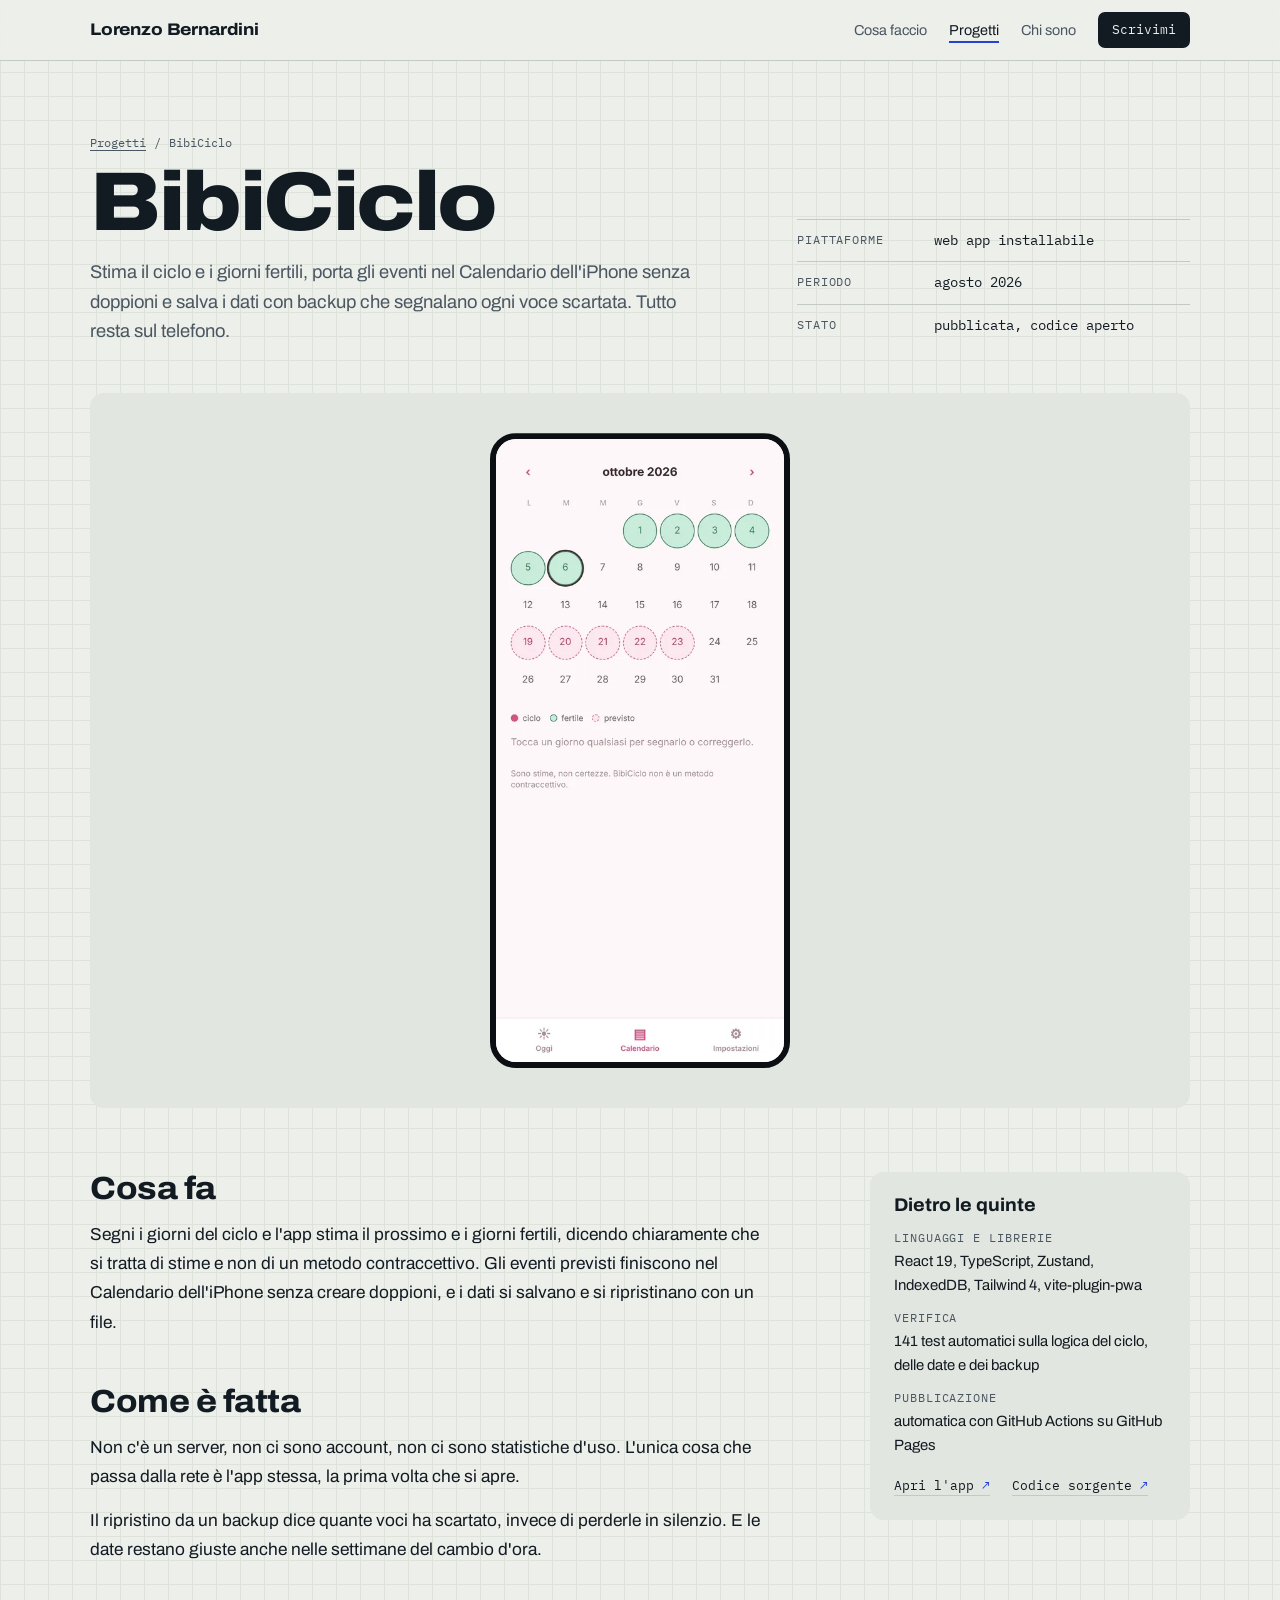
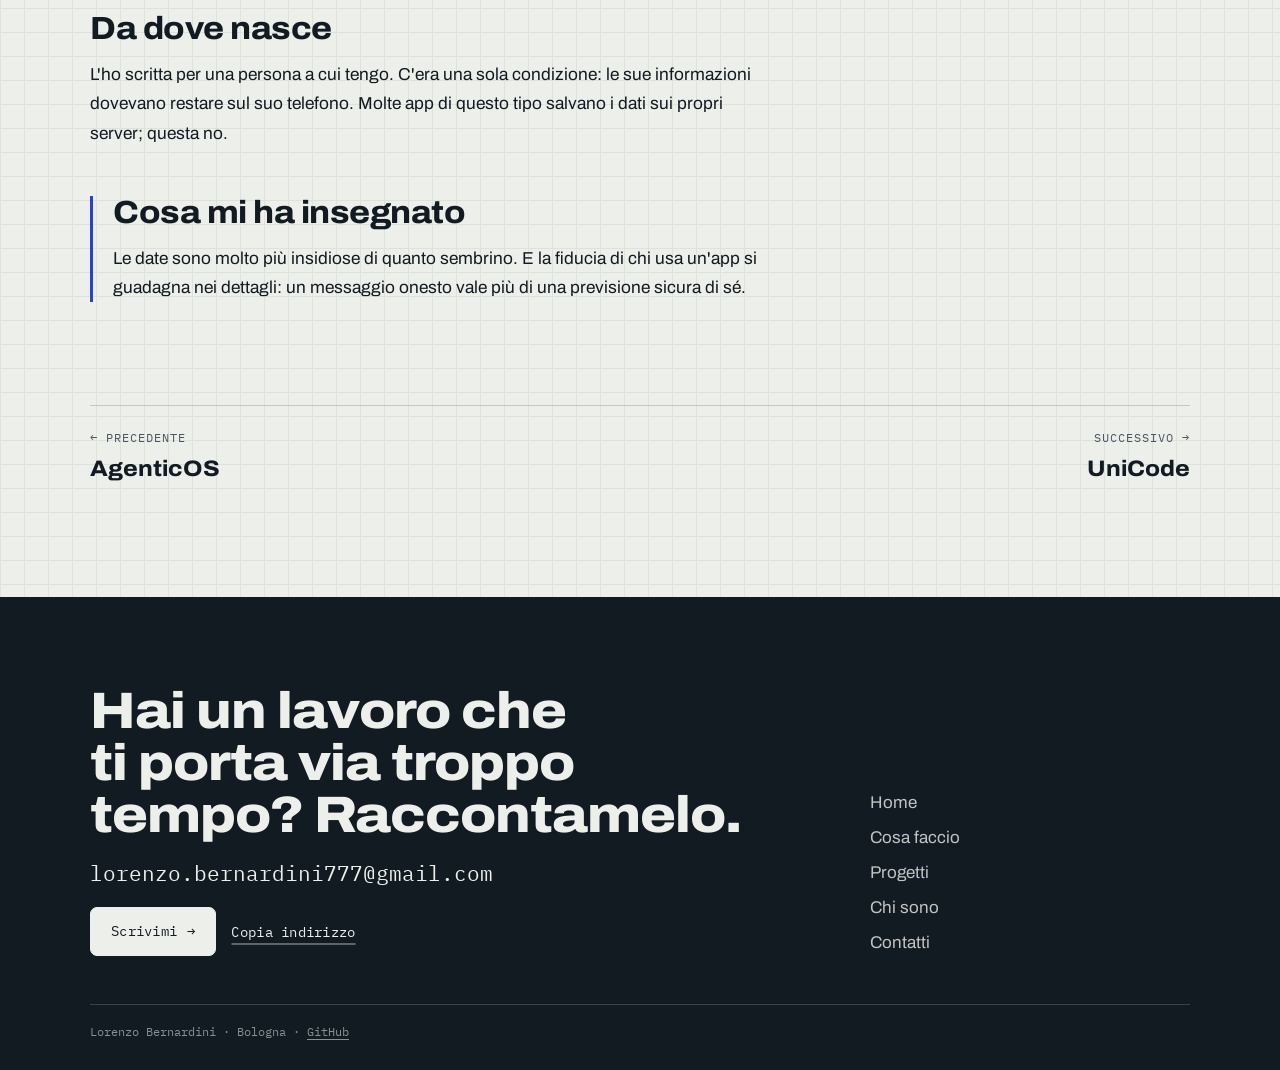
<file: progetti/bibiciclo.html>
<!doctype html>
<html lang="it">
<head>
<meta charset="utf-8">
<meta name="viewport" content="width=device-width, initial-scale=1, viewport-fit=cover">
<meta name="description" content="Stima il ciclo e i giorni fertili, porta gli eventi nel Calendario dell'iPhone senza doppioni e salva i dati con backup che segnalano ogni voce scartata. Tutto resta sul telefono.">
<title>BibiCiclo · Lorenzo Bernardini</title>
<link rel="preconnect" href="https://fonts.googleapis.com">
<link rel="preconnect" href="https://fonts.gstatic.com" crossorigin>
<link rel="stylesheet" href="https://fonts.googleapis.com/css2?family=Archivo:wdth,wght@62..125,300..900&family=IBM+Plex+Mono:wght@400;500;600&display=swap">
<link rel="stylesheet" href="../assets/stile.css?v=e50b3e5fdf">
<!-- /HEAD -->
</head>
<body>
<!-- BODY -->
<header class="top">
  <div class="wrap top-row">
    <a class="brand" href="../index.html">Lorenzo Bernardini</a>
    <button type="button" class="menu-btn" aria-expanded="false" aria-controls="menu">Menu</button>
    <nav class="nav" id="menu" aria-label="Principale">
      <a href="../servizi.html">Cosa faccio</a><a href="../progetti.html" aria-current="page">Progetti</a><a href="../chisono.html">Chi sono</a>
      <a class="nav-cta" href="../contatti.html">Scrivimi</a>
    </nav>
  </div>
</header>

<main id="inizio">
  <div class="wrap">
    <div class="proj-head">
      <div>
        <nav class="crumbs" aria-label="Percorso"><a href="../progetti.html">Progetti</a><span>/</span><span>BibiCiclo</span></nav>
        <h1>BibiCiclo</h1>
        <p class="lede">Stima il ciclo e i giorni fertili, porta gli eventi nel Calendario dell'iPhone senza doppioni e salva i dati con backup che segnalano ogni voce scartata. Tutto resta sul telefono.</p>
      </div>
      <div class="info rv"><div><span class="label">Piattaforme</span><span class="v">web app installabile</span></div><div><span class="label">Periodo</span><span class="v">agosto 2026</span></div><div><span class="label">Stato</span><span class="v">pubblicata, codice aperto</span></div></div>
    </div>
    <div class="proj-visual rv"><div class="plate"><div class="phone wipe" style="width:min(300px,100%)"><img src="../img/bibiciclo-schermo.webp" width="460" height="995" alt="Calendario di BibiCiclo, ottobre 2026, con i giorni fertili e il ciclo previsto"></div></div></div>
    <div class="proj-body">
      <article class="prose"><section class="rv"><h2>Cosa fa</h2><p>Segni i giorni del ciclo e l'app stima il prossimo e i giorni fertili, dicendo chiaramente che si tratta di stime e non di un metodo contraccettivo. Gli eventi previsti finiscono nel Calendario dell'iPhone senza creare doppioni, e i dati si salvano e si ripristinano con un file.</p></section><section class="rv"><h2>Come è fatta</h2><p>Non c'è un server, non ci sono account, non ci sono statistiche d'uso. L'unica cosa che passa dalla rete è l'app stessa, la prima volta che si apre.</p><p>Il ripristino da un backup dice quante voci ha scartato, invece di perderle in silenzio. E le date restano giuste anche nelle settimane del cambio d'ora.</p></section><section class="rv"><h2>Da dove nasce</h2><p>L'ho scritta per una persona a cui tengo. C'era una sola condizione: le sue informazioni dovevano restare sul suo telefono. Molte app di questo tipo salvano i dati sui propri server; questa no.</p></section><section class="rv imparato"><h2>Cosa mi ha insegnato</h2><p>Le date sono molto più insidiose di quanto sembrino. E la fiducia di chi usa un'app si guadagna nei dettagli: un messaggio onesto vale più di una previsione sicura di sé.</p></section></article>
      <aside class="tech rv"><h2>Dietro le quinte</h2><dl><div><dt>Linguaggi e librerie</dt><dd>React 19, TypeScript, Zustand, IndexedDB, Tailwind 4, vite-plugin-pwa</dd></div><div><dt>Verifica</dt><dd>141 test automatici sulla logica del ciclo, delle date e dei backup</dd></div><div><dt>Pubblicazione</dt><dd>automatica con GitHub Actions su GitHub Pages</dd></div></dl><div class="links"><a href="https://lberna777.github.io/bibiciclo/" target="_blank" rel="noopener">Apri l'app <span>↗</span></a><a href="https://github.com/lberna777/bibiciclo" target="_blank" rel="noopener">Codice sorgente <span>↗</span></a></div></aside>
    </div>
  </div>
  <div class="wrap" style="padding-bottom:clamp(48px,7vw,88px)">
    <nav class="pn" aria-label="Altri progetti">
      <a href="agenticos.html"><span class="label">← Precedente</span><b>AgenticOS</b></a>
      <a href="unicode.html"><span class="label">Successivo →</span><b>UniCode</b></a>
    </nav>
  </div>
</main>

<footer class="site-foot">
  <div class="wrap">
    <div class="foot-top">
      <div>
        <h2 class="rv">Hai un lavoro che ti porta via troppo tempo? Raccontamelo.</h2>
        <span class="addr" id="addr-piede">lorenzo.bernardini777@gmail.com</span>
        <div class="cta" style="margin-top:0">
          <a class="btn primary" href="mailto:lorenzo.bernardini777@gmail.com">Scrivimi <span class="arr">→</span></a>
          <button type="button" class="btn" data-copia="lorenzo.bernardini777@gmail.com" aria-controls="addr-piede">Copia indirizzo</button>
        </div>
      </div>
      <nav class="foot-nav" aria-label="Pagine">
        <a href="../index.html">Home</a>
        <a href="../servizi.html">Cosa faccio</a>
        <a href="../progetti.html">Progetti</a>
        <a href="../chisono.html">Chi sono</a>
        <a href="../contatti.html">Contatti</a>
      </nav>
    </div>
    <div class="foot-bottom"><span>Lorenzo Bernardini · Bologna · <a href="https://github.com/lberna777" target="_blank" rel="noopener">GitHub</a></span></div>
  </div>
</footer>

<script src="../assets/sito.js?v=a722e6f9f8"></script>
<!-- /BODY -->
</body>
</html>
</file>
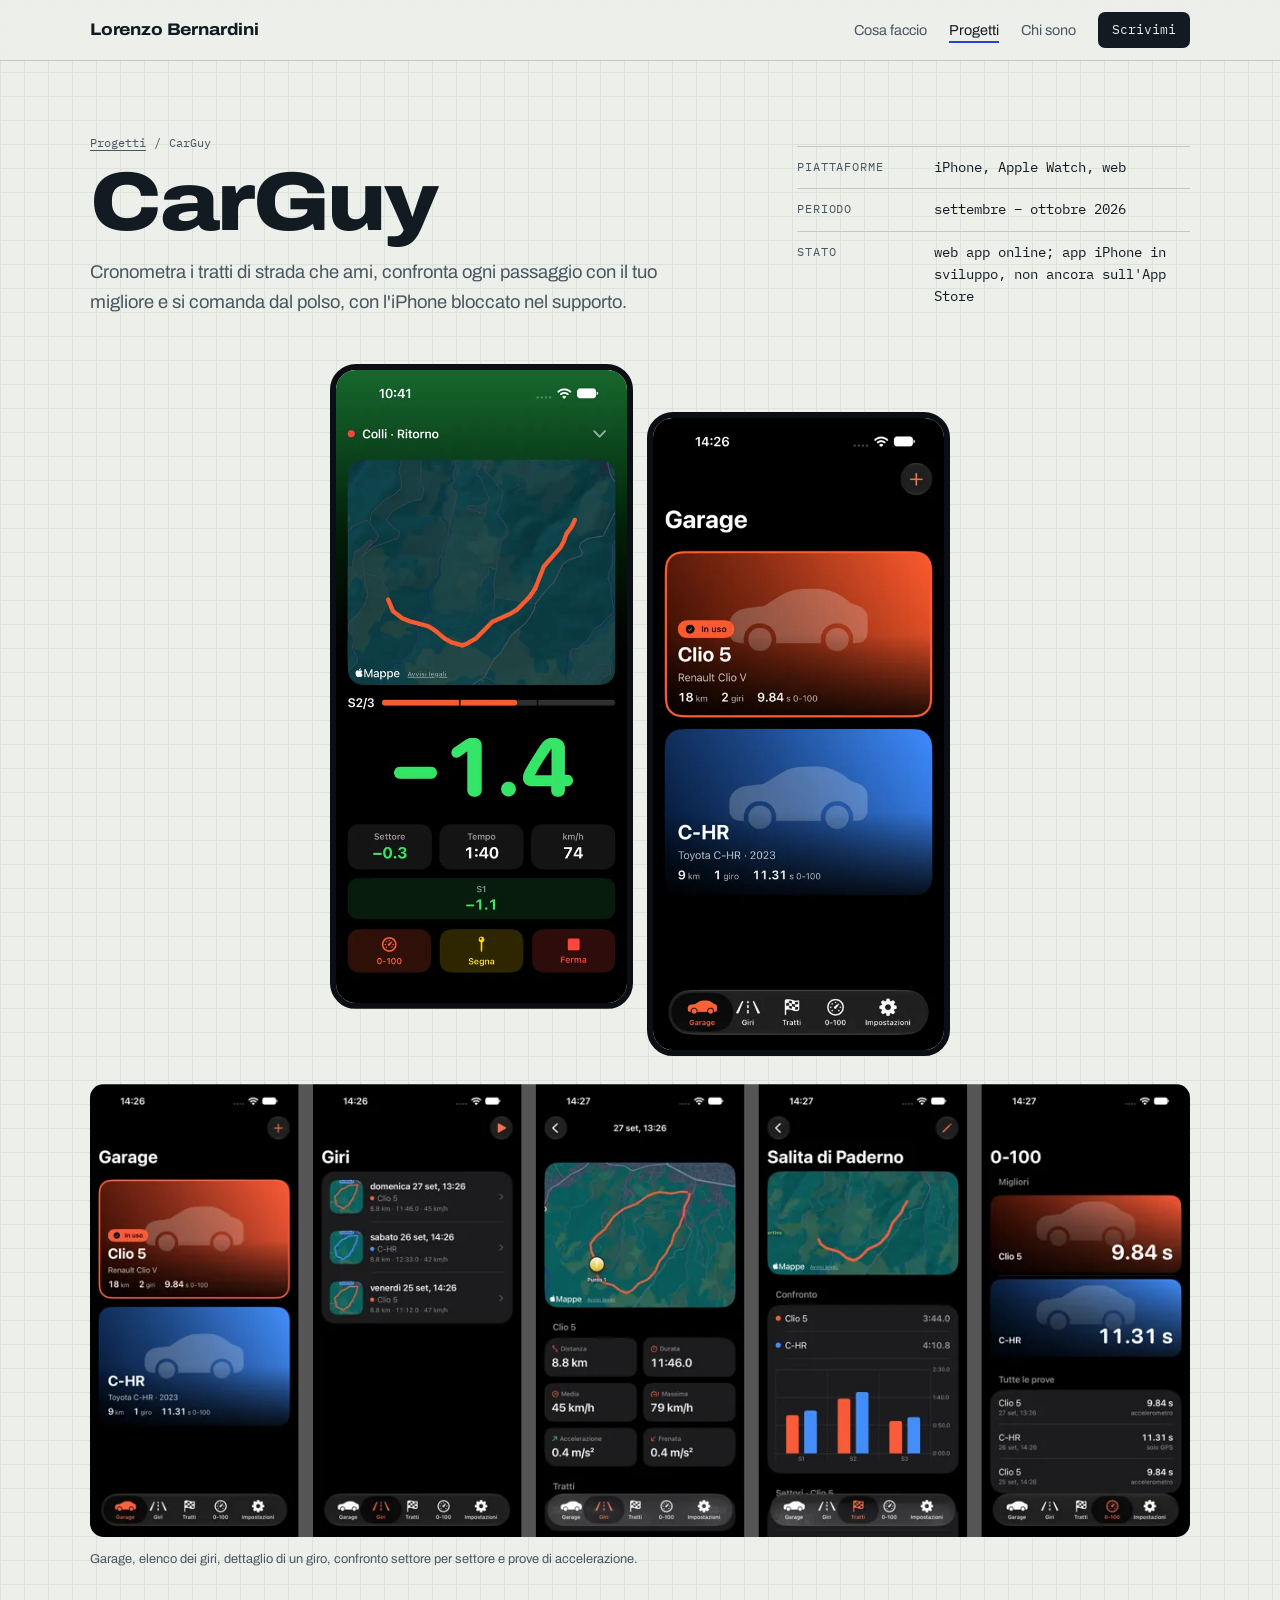
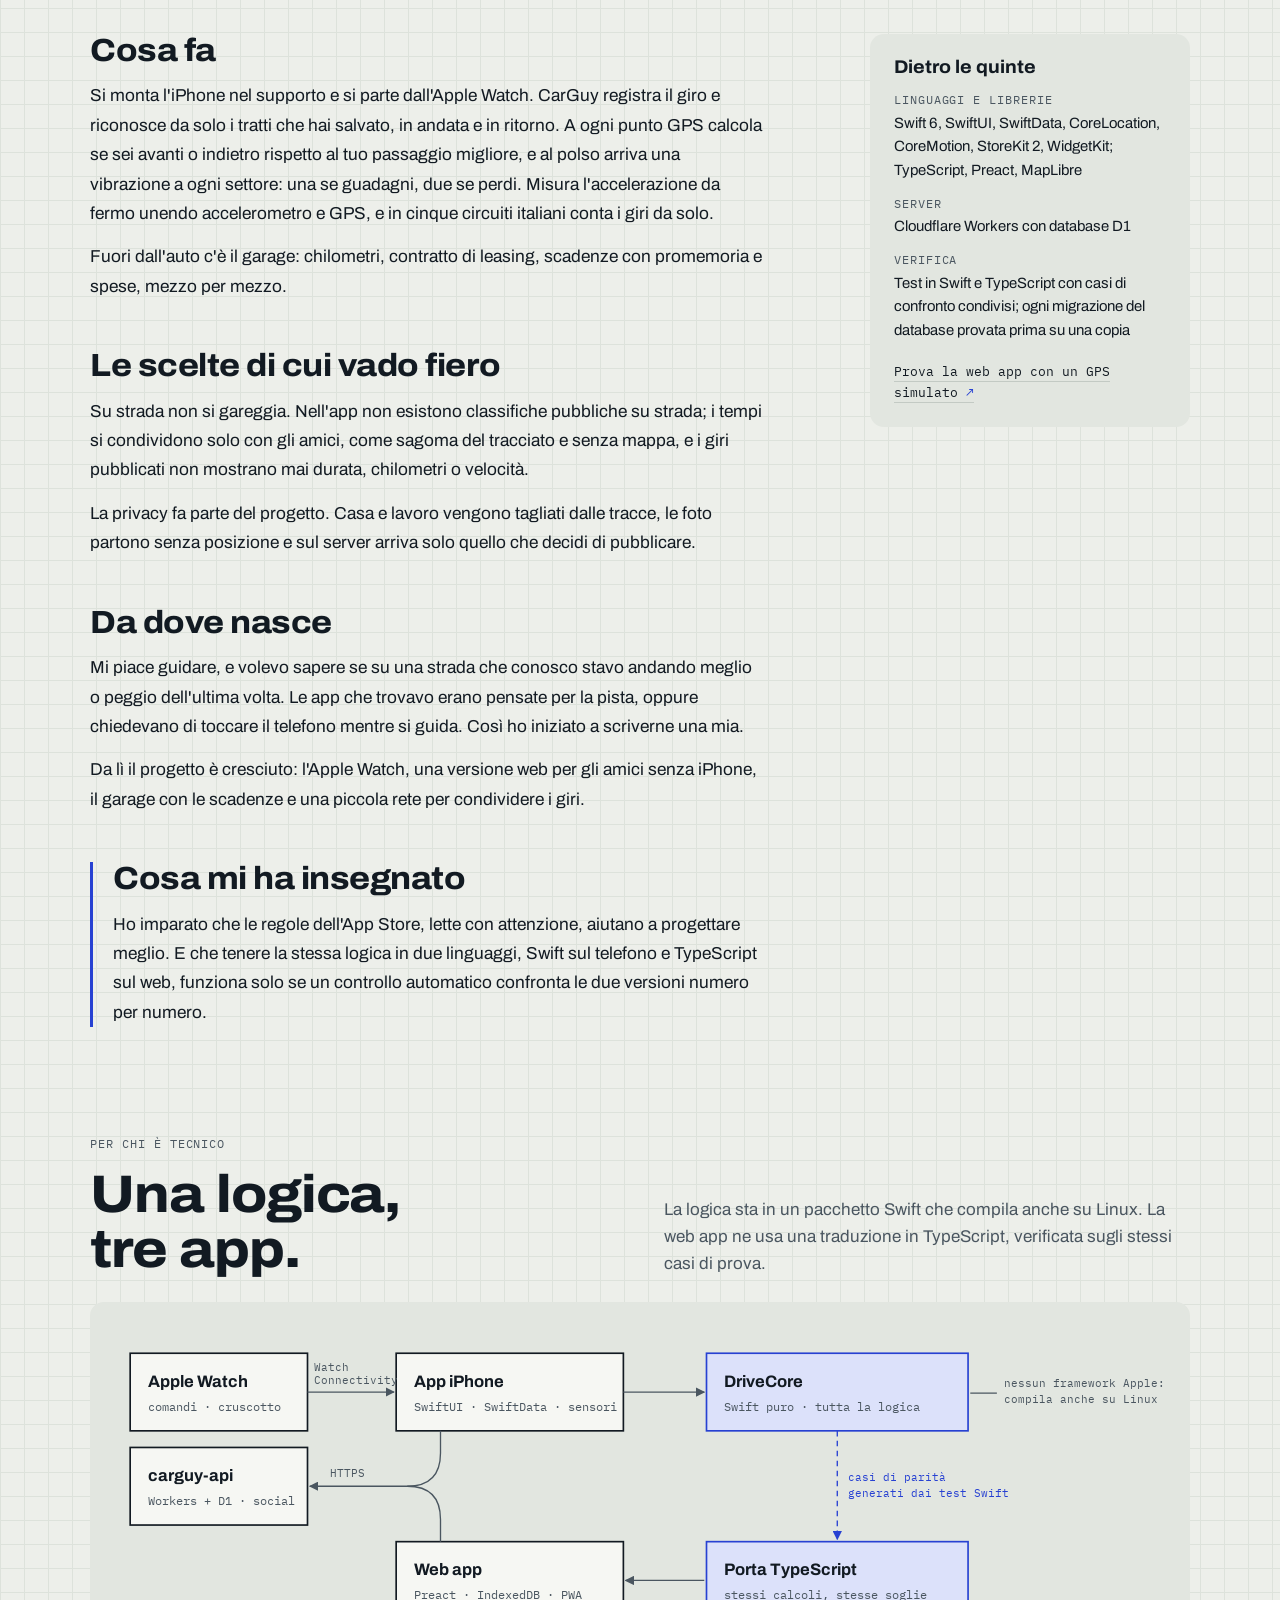
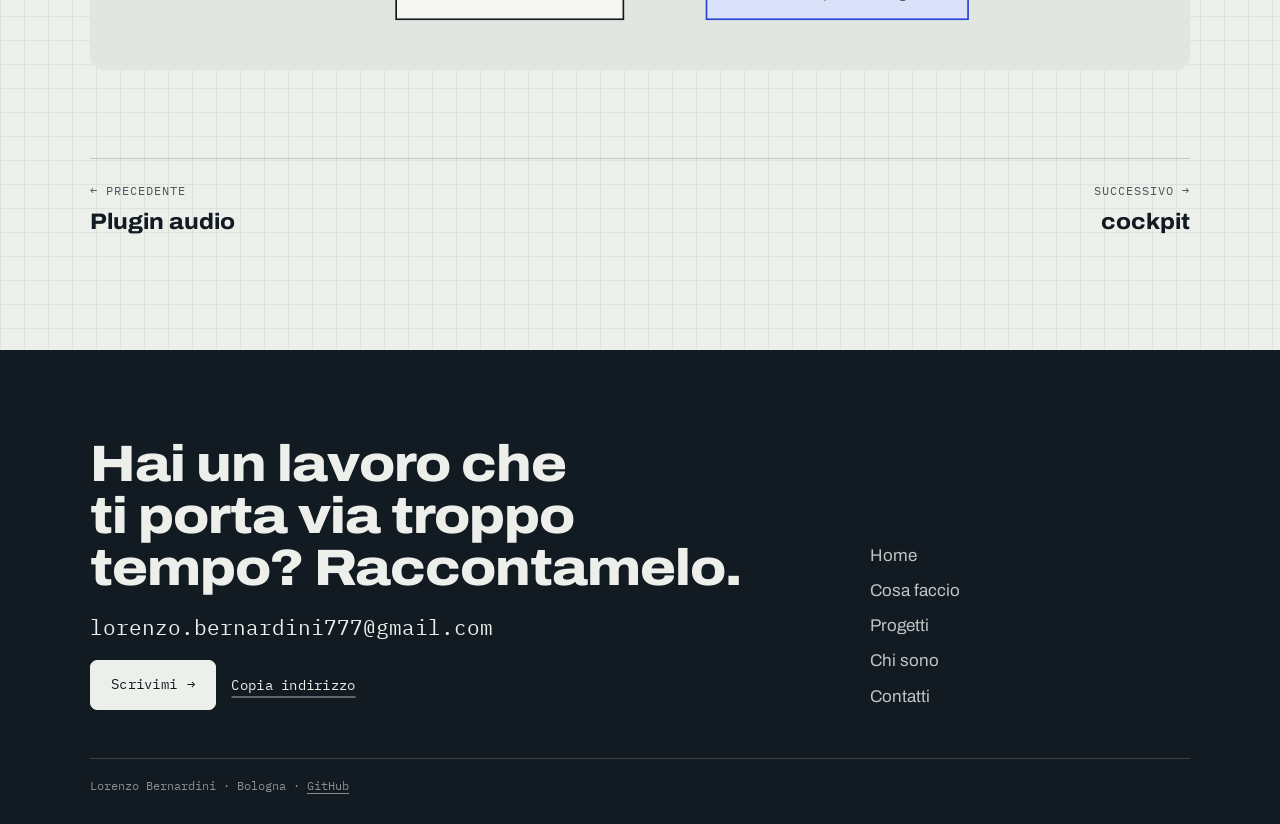
<file: progetti/carguy.html>
<!doctype html>
<html lang="it">
<head>
<meta charset="utf-8">
<meta name="viewport" content="width=device-width, initial-scale=1, viewport-fit=cover">
<meta name="description" content="Cronometra i tratti di strada che ami, confronta ogni passaggio con il tuo migliore e si comanda dal polso, con l'iPhone bloccato nel supporto.">
<title>CarGuy · Lorenzo Bernardini</title>
<link rel="preconnect" href="https://fonts.googleapis.com">
<link rel="preconnect" href="https://fonts.gstatic.com" crossorigin>
<link rel="stylesheet" href="https://fonts.googleapis.com/css2?family=Archivo:wdth,wght@62..125,300..900&family=IBM+Plex+Mono:wght@400;500;600&display=swap">
<link rel="stylesheet" href="../assets/stile.css?v=e50b3e5fdf">
<!-- /HEAD -->
</head>
<body>
<!-- BODY -->
<header class="top">
  <div class="wrap top-row">
    <a class="brand" href="../index.html">Lorenzo Bernardini</a>
    <button type="button" class="menu-btn" aria-expanded="false" aria-controls="menu">Menu</button>
    <nav class="nav" id="menu" aria-label="Principale">
      <a href="../servizi.html">Cosa faccio</a><a href="../progetti.html" aria-current="page">Progetti</a><a href="../chisono.html">Chi sono</a>
      <a class="nav-cta" href="../contatti.html">Scrivimi</a>
    </nav>
  </div>
</header>

<main id="inizio">
  <div class="wrap">
    <div class="proj-head">
      <div>
        <nav class="crumbs" aria-label="Percorso"><a href="../progetti.html">Progetti</a><span>/</span><span>CarGuy</span></nav>
        <h1>CarGuy</h1>
        <p class="lede">Cronometra i tratti di strada che ami, confronta ogni passaggio con il tuo migliore e si comanda dal polso, con l'iPhone bloccato nel supporto.</p>
      </div>
      <div class="info rv"><div><span class="label">Piattaforme</span><span class="v">iPhone, Apple Watch, web</span></div><div><span class="label">Periodo</span><span class="v">settembre – ottobre 2026</span></div><div><span class="label">Stato</span><span class="v">web app online; app iPhone in sviluppo, non ancora sull'App Store</span></div></div>
    </div>
    <div class="proj-visual rv"><div class="phones">
          <div class="phone wipe"><img src="../img/carguy-cruscotto.webp" width="520" height="1131" alt="Cruscotto di CarGuy: mappa, settore 2 di 3, distacco di meno 1,4 secondi in verde, 74 km/h"></div>
          <div class="phone wipe" style="transition-delay:.15s"><img src="../img/carguy-garage.webp" width="460" height="1000" alt="Schermata Garage di CarGuy con due auto"></div>
        </div>
        <figure class="tav-fig" style="margin-top:28px"><img class="strip wipe" src="../img/carguy-schermate.webp" width="1214" height="500" alt="Cinque schermate di CarGuy: garage, giri, dettaglio di un giro, confronto per settori, prove di accelerazione"><figcaption>Garage, elenco dei giri, dettaglio di un giro, confronto settore per settore e prove di accelerazione.</figcaption></figure></div>
    <div class="proj-body">
      <article class="prose"><section class="rv"><h2>Cosa fa</h2><p>Si monta l'iPhone nel supporto e si parte dall'Apple Watch. CarGuy registra il giro e riconosce da solo i tratti che hai salvato, in andata e in ritorno. A ogni punto GPS calcola se sei avanti o indietro rispetto al tuo passaggio migliore, e al polso arriva una vibrazione a ogni settore: una se guadagni, due se perdi. Misura l'accelerazione da fermo unendo accelerometro e GPS, e in cinque circuiti italiani conta i giri da solo.</p><p>Fuori dall'auto c'è il garage: chilometri, contratto di leasing, scadenze con promemoria e spese, mezzo per mezzo.</p></section><section class="rv"><h2>Le scelte di cui vado fiero</h2><p>Su strada non si gareggia. Nell'app non esistono classifiche pubbliche su strada; i tempi si condividono solo con gli amici, come sagoma del tracciato e senza mappa, e i giri pubblicati non mostrano mai durata, chilometri o velocità.</p><p>La privacy fa parte del progetto. Casa e lavoro vengono tagliati dalle tracce, le foto partono senza posizione e sul server arriva solo quello che decidi di pubblicare.</p></section><section class="rv"><h2>Da dove nasce</h2><p>Mi piace guidare, e volevo sapere se su una strada che conosco stavo andando meglio o peggio dell'ultima volta. Le app che trovavo erano pensate per la pista, oppure chiedevano di toccare il telefono mentre si guida. Così ho iniziato a scriverne una mia.</p><p>Da lì il progetto è cresciuto: l'Apple Watch, una versione web per gli amici senza iPhone, il garage con le scadenze e una piccola rete per condividere i giri.</p></section><section class="rv imparato"><h2>Cosa mi ha insegnato</h2><p>Ho imparato che le regole dell'App Store, lette con attenzione, aiutano a progettare meglio. E che tenere la stessa logica in due linguaggi, Swift sul telefono e TypeScript sul web, funziona solo se un controllo automatico confronta le due versioni numero per numero.</p></section></article>
      <aside class="tech rv"><h2>Dietro le quinte</h2><dl><div><dt>Linguaggi e librerie</dt><dd>Swift 6, SwiftUI, SwiftData, CoreLocation, CoreMotion, StoreKit 2, WidgetKit; TypeScript, Preact, MapLibre</dd></div><div><dt>Server</dt><dd>Cloudflare Workers con database D1</dd></div><div><dt>Verifica</dt><dd>Test in Swift e TypeScript con casi di confronto condivisi; ogni migrazione del database provata prima su una copia</dd></div></dl><div class="links"><a href="https://carguy-web.lorenzo-bern.workers.dev/?simula" target="_blank" rel="noopener">Prova la web app con un GPS simulato <span>↗</span></a></div></aside>
    </div>
  </div>
  <section class="wrap" style="padding-bottom:clamp(48px,7vw,88px)">
    <div class="sec-head rv" style="margin-bottom:24px"><div><span class="label">Per chi è tecnico</span><h2>Una logica, tre app.</h2></div>
    <p>La logica sta in un pacchetto Swift che compila anche su Linux. La web app ne usa una traduzione in TypeScript, verificata sugli stessi casi di prova.</p></div>
    <figure class="diagram rv" style="margin:0">
        <svg viewBox="0 0 960 300" role="img" aria-labelledby="dia-t">
          <title id="dia-t">Architettura di CarGuy: Apple Watch, app iPhone, DriveCore, porta TypeScript, web app e server su Cloudflare</title>
          <defs>
            <marker id="ah" viewBox="0 0 10 10" refX="9" refY="5" markerWidth="7" markerHeight="7" orient="auto-start-reverse"><path class="arrow" d="M0 0 L10 5 L0 10 z"/></marker>
            <marker id="aha" viewBox="0 0 10 10" refX="9" refY="5" markerWidth="7" markerHeight="7" orient="auto-start-reverse"><path class="arrow a" d="M0 0 L10 5 L0 10 z"/></marker>
          </defs>
          <rect class="box" x="20" y="30" width="160" height="70"/>
          <text class="t1" x="36" y="60">Apple Watch</text>
          <text class="t2" x="36" y="82">comandi · cruscotto</text>

          <rect class="box" x="260" y="30" width="205" height="70"/>
          <text class="t1" x="276" y="60">App iPhone</text>
          <text class="t2" x="276" y="82">SwiftUI · SwiftData · sensori</text>

          <rect class="box core" x="540" y="30" width="236" height="70"/>
          <text class="t1" x="556" y="60">DriveCore</text>
          <text class="t2" x="556" y="82">Swift puro · tutta la logica</text>

          <rect class="box core" x="540" y="200" width="236" height="70"/>
          <text class="t1" x="556" y="230">Porta TypeScript</text>
          <text class="t2" x="556" y="252">stessi calcoli, stesse soglie</text>

          <rect class="box" x="260" y="200" width="205" height="70"/>
          <text class="t1" x="276" y="230">Web app</text>
          <text class="t2" x="276" y="252">Preact · IndexedDB · PWA</text>

          <rect class="box" x="20" y="115" width="160" height="70"/>
          <text class="t1" x="36" y="145">carguy-api</text>
          <text class="t2" x="36" y="167">Workers + D1 · social</text>

          <path class="ln" d="M180 65 H258" marker-end="url(#ah)"/>
          <text class="lt" x="186" y="46">Watch</text><text class="lt" x="186" y="58">Connectivity</text>
          <path class="ln" d="M465 65 H538" marker-end="url(#ah)"/>
          <path class="ln dash" d="M658 100 V198" marker-end="url(#aha)"/>
          <text class="lt a" x="668" y="145">casi di parità</text>
          <text class="lt a" x="668" y="160">generati dai test Swift</text>
          <path class="ln" d="M538 235 H467" marker-end="url(#ah)"/>
          <path class="ln" d="M300 100 V120 Q300 150 270 150 H182" marker-end="url(#ah)"/>
          <path class="ln" d="M300 200 V180 Q300 150 270 150" />
          <text class="lt" x="200" y="142">HTTPS</text>
          <text class="lt" x="808" y="60">nessun framework Apple:</text>
          <text class="lt" x="808" y="75">compila anche su Linux</text>
          <path class="ln" d="M802 66 H778"/>
        </svg>
      </figure>
  </section>
  <div class="wrap" style="padding-bottom:clamp(48px,7vw,88px)">
    <nav class="pn" aria-label="Altri progetti">
      <a href="audio.html"><span class="label">← Precedente</span><b>Plugin audio</b></a>
      <a href="cockpit.html"><span class="label">Successivo →</span><b>cockpit</b></a>
    </nav>
  </div>
</main>

<footer class="site-foot">
  <div class="wrap">
    <div class="foot-top">
      <div>
        <h2 class="rv">Hai un lavoro che ti porta via troppo tempo? Raccontamelo.</h2>
        <span class="addr" id="addr-piede">lorenzo.bernardini777@gmail.com</span>
        <div class="cta" style="margin-top:0">
          <a class="btn primary" href="mailto:lorenzo.bernardini777@gmail.com">Scrivimi <span class="arr">→</span></a>
          <button type="button" class="btn" data-copia="lorenzo.bernardini777@gmail.com" aria-controls="addr-piede">Copia indirizzo</button>
        </div>
      </div>
      <nav class="foot-nav" aria-label="Pagine">
        <a href="../index.html">Home</a>
        <a href="../servizi.html">Cosa faccio</a>
        <a href="../progetti.html">Progetti</a>
        <a href="../chisono.html">Chi sono</a>
        <a href="../contatti.html">Contatti</a>
      </nav>
    </div>
    <div class="foot-bottom"><span>Lorenzo Bernardini · Bologna · <a href="https://github.com/lberna777" target="_blank" rel="noopener">GitHub</a></span></div>
  </div>
</footer>

<script src="../assets/sito.js?v=a722e6f9f8"></script>
<!-- /BODY -->
</body>
</html>
</file>
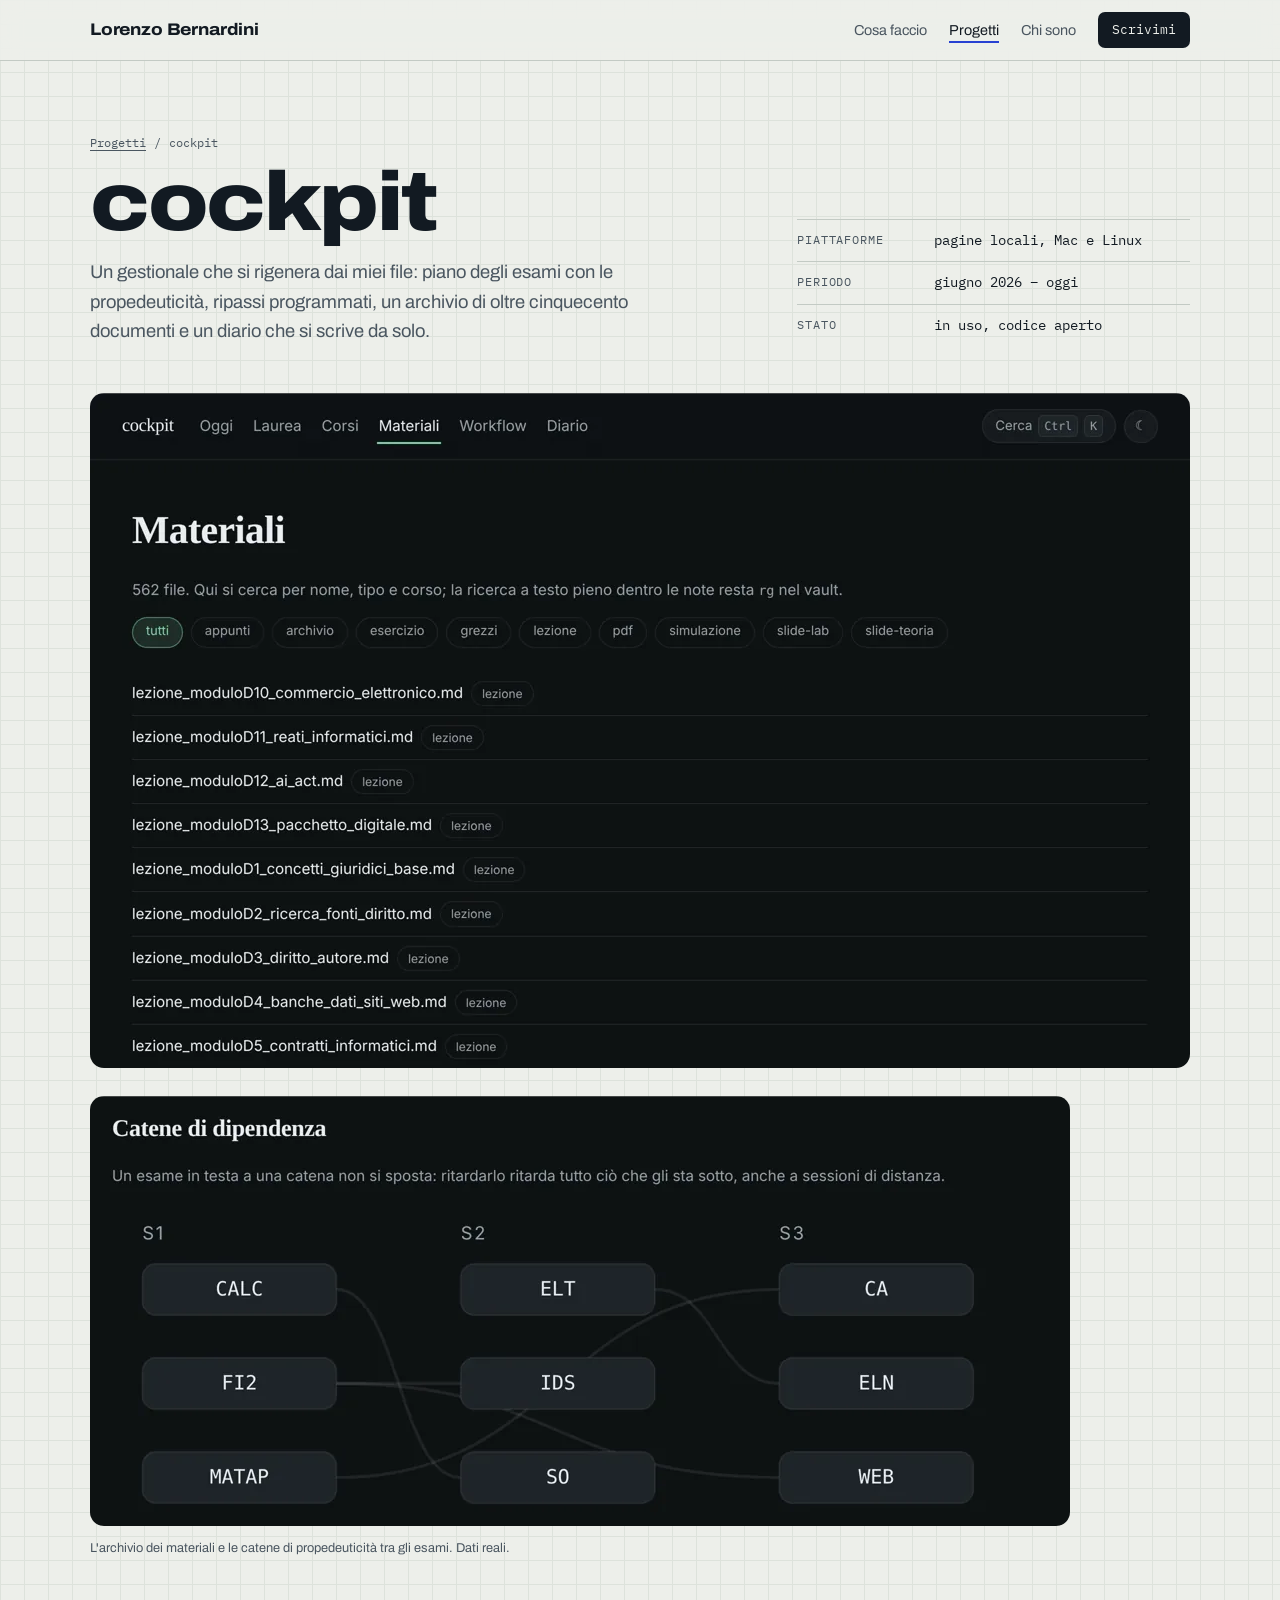
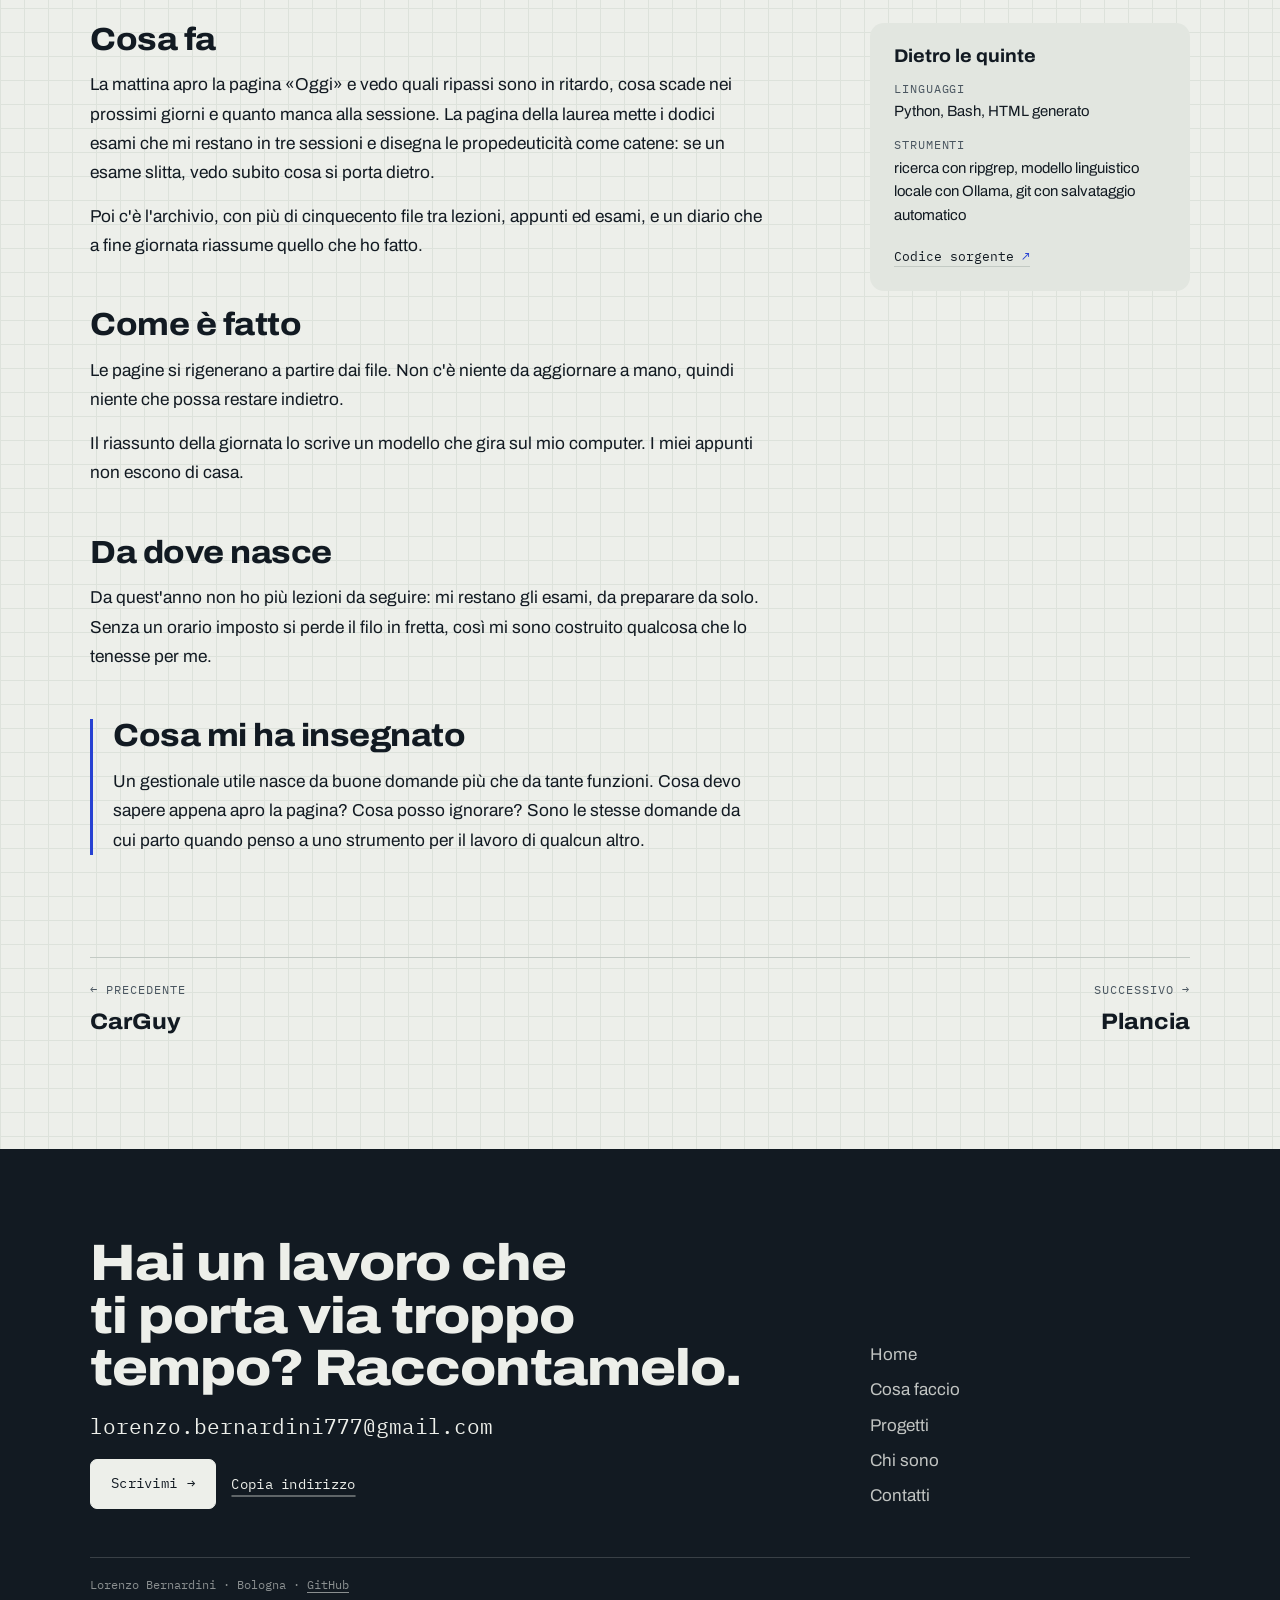
<file: progetti/cockpit.html>
<!doctype html>
<html lang="it">
<head>
<meta charset="utf-8">
<meta name="viewport" content="width=device-width, initial-scale=1, viewport-fit=cover">
<meta name="description" content="Un gestionale che si rigenera dai miei file: piano degli esami con le propedeuticità, ripassi programmati, un archivio di oltre cinquecento documenti e un diario che si scrive da solo.">
<title>cockpit · Lorenzo Bernardini</title>
<link rel="preconnect" href="https://fonts.googleapis.com">
<link rel="preconnect" href="https://fonts.gstatic.com" crossorigin>
<link rel="stylesheet" href="https://fonts.googleapis.com/css2?family=Archivo:wdth,wght@62..125,300..900&family=IBM+Plex+Mono:wght@400;500;600&display=swap">
<link rel="stylesheet" href="../assets/stile.css?v=e50b3e5fdf">
<!-- /HEAD -->
</head>
<body>
<!-- BODY -->
<header class="top">
  <div class="wrap top-row">
    <a class="brand" href="../index.html">Lorenzo Bernardini</a>
    <button type="button" class="menu-btn" aria-expanded="false" aria-controls="menu">Menu</button>
    <nav class="nav" id="menu" aria-label="Principale">
      <a href="../servizi.html">Cosa faccio</a><a href="../progetti.html" aria-current="page">Progetti</a><a href="../chisono.html">Chi sono</a>
      <a class="nav-cta" href="../contatti.html">Scrivimi</a>
    </nav>
  </div>
</header>

<main id="inizio">
  <div class="wrap">
    <div class="proj-head">
      <div>
        <nav class="crumbs" aria-label="Percorso"><a href="../progetti.html">Progetti</a><span>/</span><span>cockpit</span></nav>
        <h1>cockpit</h1>
        <p class="lede">Un gestionale che si rigenera dai miei file: piano degli esami con le propedeuticità, ripassi programmati, un archivio di oltre cinquecento documenti e un diario che si scrive da solo.</p>
      </div>
      <div class="info rv"><div><span class="label">Piattaforme</span><span class="v">pagine locali, Mac e Linux</span></div><div><span class="label">Periodo</span><span class="v">giugno 2026 – oggi</span></div><div><span class="label">Stato</span><span class="v">in uso, codice aperto</span></div></div>
    </div>
    <div class="proj-visual rv"><figure class="tav-fig"><img class="strip wipe" src="../img/cockpit-materiali.webp" width="1100" height="675" alt="Pagina Materiali di cockpit: 562 file con filtri per tipo"><img class="strip wipe" style="transition-delay:.15s;margin-top:16px" src="../img/cockpit-catene.webp" width="980" height="430" alt="Catene di propedeuticità tra gli esami nelle tre sessioni"><figcaption>L'archivio dei materiali e le catene di propedeuticità tra gli esami. Dati reali.</figcaption></figure></div>
    <div class="proj-body">
      <article class="prose"><section class="rv"><h2>Cosa fa</h2><p>La mattina apro la pagina «Oggi» e vedo quali ripassi sono in ritardo, cosa scade nei prossimi giorni e quanto manca alla sessione. La pagina della laurea mette i dodici esami che mi restano in tre sessioni e disegna le propedeuticità come catene: se un esame slitta, vedo subito cosa si porta dietro.</p><p>Poi c'è l'archivio, con più di cinquecento file tra lezioni, appunti ed esami, e un diario che a fine giornata riassume quello che ho fatto.</p></section><section class="rv"><h2>Come è fatto</h2><p>Le pagine si rigenerano a partire dai file. Non c'è niente da aggiornare a mano, quindi niente che possa restare indietro.</p><p>Il riassunto della giornata lo scrive un modello che gira sul mio computer. I miei appunti non escono di casa.</p></section><section class="rv"><h2>Da dove nasce</h2><p>Da quest'anno non ho più lezioni da seguire: mi restano gli esami, da preparare da solo. Senza un orario imposto si perde il filo in fretta, così mi sono costruito qualcosa che lo tenesse per me.</p></section><section class="rv imparato"><h2>Cosa mi ha insegnato</h2><p>Un gestionale utile nasce da buone domande più che da tante funzioni. Cosa devo sapere appena apro la pagina? Cosa posso ignorare? Sono le stesse domande da cui parto quando penso a uno strumento per il lavoro di qualcun altro.</p></section></article>
      <aside class="tech rv"><h2>Dietro le quinte</h2><dl><div><dt>Linguaggi</dt><dd>Python, Bash, HTML generato</dd></div><div><dt>Strumenti</dt><dd>ricerca con ripgrep, modello linguistico locale con Ollama, git con salvataggio automatico</dd></div></dl><div class="links"><a href="https://github.com/lberna777/cockpit" target="_blank" rel="noopener">Codice sorgente <span>↗</span></a></div></aside>
    </div>
  </div>
  <div class="wrap" style="padding-bottom:clamp(48px,7vw,88px)">
    <nav class="pn" aria-label="Altri progetti">
      <a href="carguy.html"><span class="label">← Precedente</span><b>CarGuy</b></a>
      <a href="plancia.html"><span class="label">Successivo →</span><b>Plancia</b></a>
    </nav>
  </div>
</main>

<footer class="site-foot">
  <div class="wrap">
    <div class="foot-top">
      <div>
        <h2 class="rv">Hai un lavoro che ti porta via troppo tempo? Raccontamelo.</h2>
        <span class="addr" id="addr-piede">lorenzo.bernardini777@gmail.com</span>
        <div class="cta" style="margin-top:0">
          <a class="btn primary" href="mailto:lorenzo.bernardini777@gmail.com">Scrivimi <span class="arr">→</span></a>
          <button type="button" class="btn" data-copia="lorenzo.bernardini777@gmail.com" aria-controls="addr-piede">Copia indirizzo</button>
        </div>
      </div>
      <nav class="foot-nav" aria-label="Pagine">
        <a href="../index.html">Home</a>
        <a href="../servizi.html">Cosa faccio</a>
        <a href="../progetti.html">Progetti</a>
        <a href="../chisono.html">Chi sono</a>
        <a href="../contatti.html">Contatti</a>
      </nav>
    </div>
    <div class="foot-bottom"><span>Lorenzo Bernardini · Bologna · <a href="https://github.com/lberna777" target="_blank" rel="noopener">GitHub</a></span></div>
  </div>
</footer>

<script src="../assets/sito.js?v=a722e6f9f8"></script>
<!-- /BODY -->
</body>
</html>
</file>
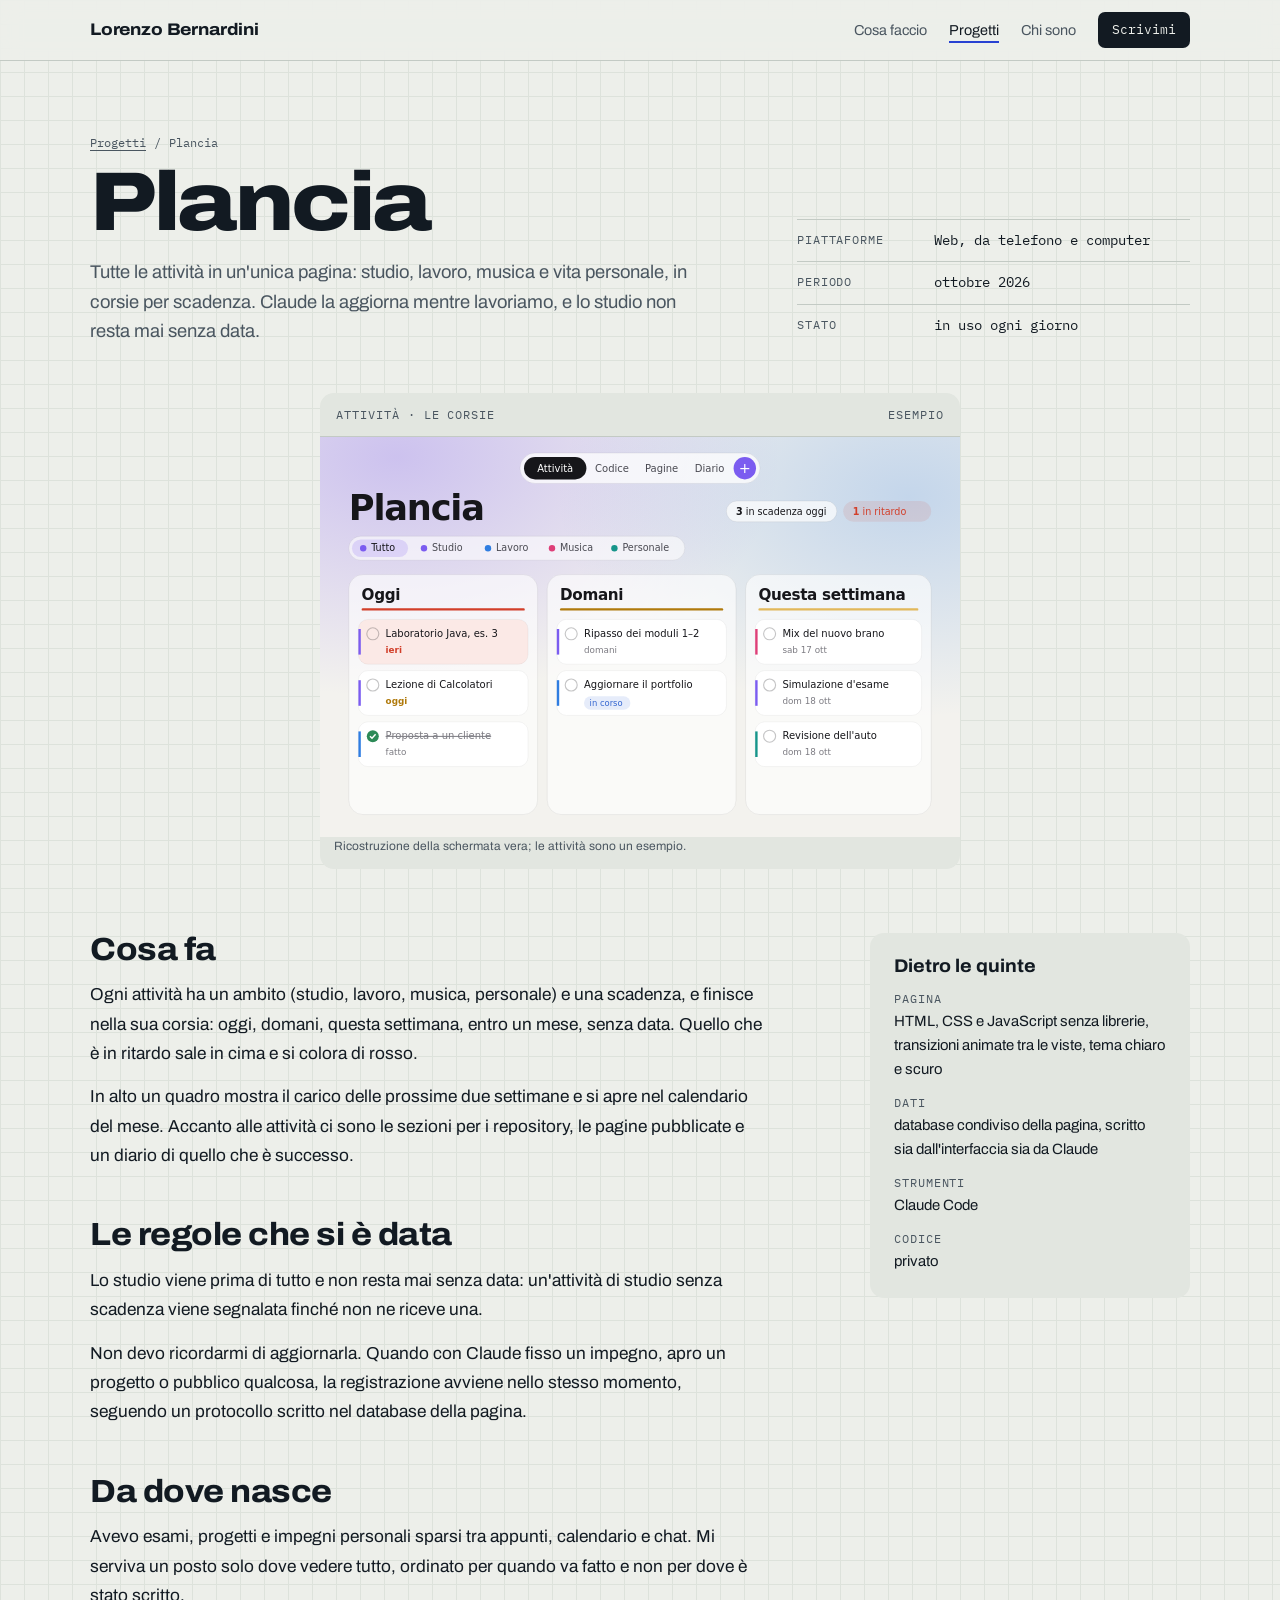
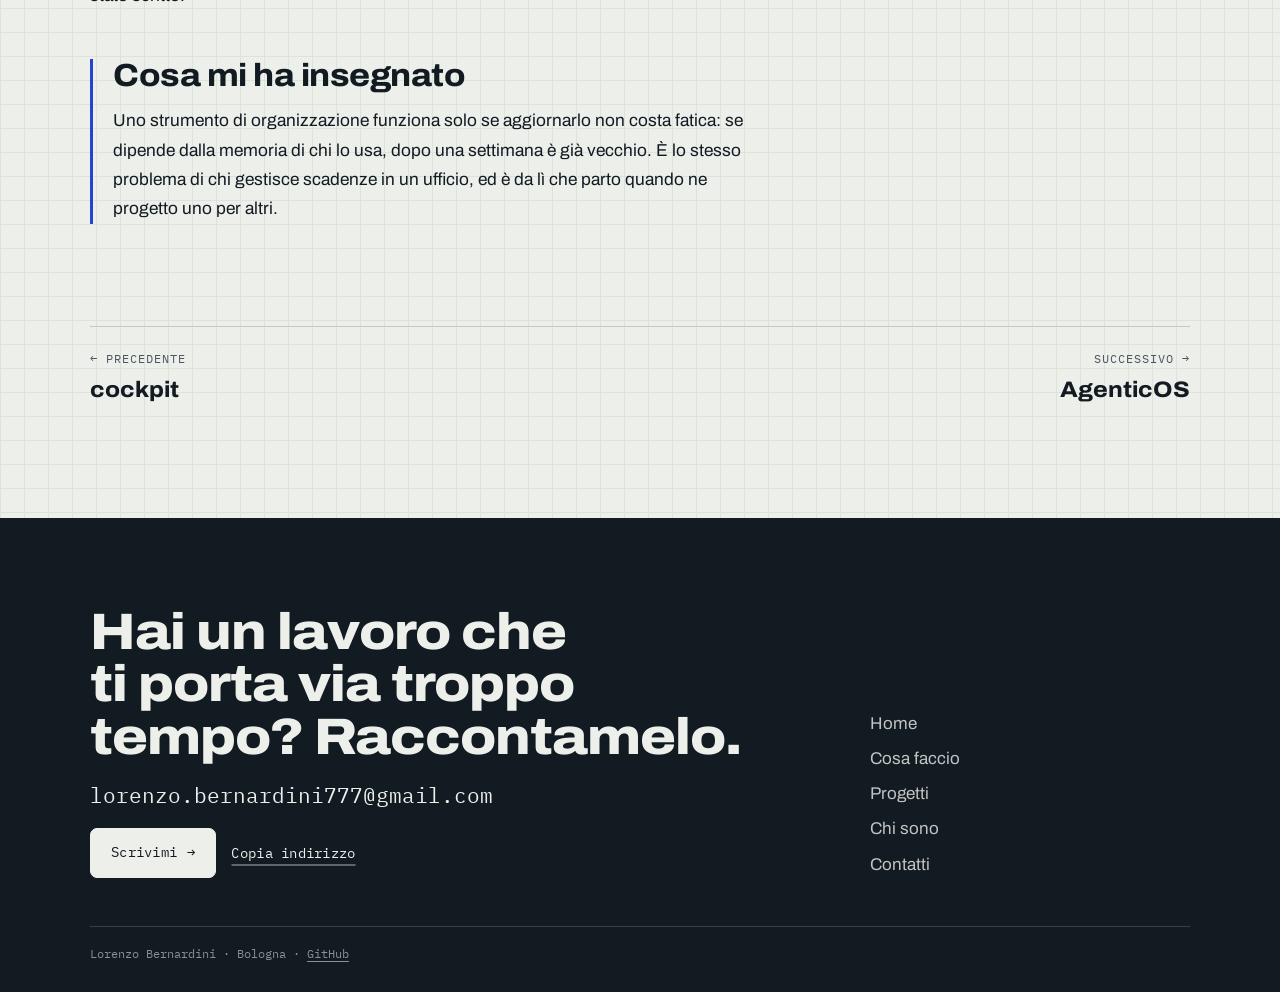
<file: progetti/plancia.html>
<!doctype html>
<html lang="it">
<head>
<meta charset="utf-8">
<meta name="viewport" content="width=device-width, initial-scale=1, viewport-fit=cover">
<meta name="description" content="Tutte le attività in un'unica pagina: studio, lavoro, musica e vita personale, in corsie per scadenza. Claude la aggiorna mentre lavoriamo, e lo studio non resta mai senza data.">
<title>Plancia · Lorenzo Bernardini</title>
<link rel="preconnect" href="https://fonts.googleapis.com">
<link rel="preconnect" href="https://fonts.gstatic.com" crossorigin>
<link rel="stylesheet" href="https://fonts.googleapis.com/css2?family=Archivo:wdth,wght@62..125,300..900&family=IBM+Plex+Mono:wght@400;500;600&display=swap">
<link rel="stylesheet" href="../assets/stile.css?v=e50b3e5fdf">
<!-- /HEAD -->
</head>
<body>
<!-- BODY -->
<header class="top">
  <div class="wrap top-row">
    <a class="brand" href="../index.html">Lorenzo Bernardini</a>
    <button type="button" class="menu-btn" aria-expanded="false" aria-controls="menu">Menu</button>
    <nav class="nav" id="menu" aria-label="Principale">
      <a href="../servizi.html">Cosa faccio</a><a href="../progetti.html" aria-current="page">Progetti</a><a href="../chisono.html">Chi sono</a>
      <a class="nav-cta" href="../contatti.html">Scrivimi</a>
    </nav>
  </div>
</header>

<main id="inizio">
  <div class="wrap">
    <div class="proj-head">
      <div>
        <nav class="crumbs" aria-label="Percorso"><a href="../progetti.html">Progetti</a><span>/</span><span>Plancia</span></nav>
        <h1>Plancia</h1>
        <p class="lede">Tutte le attività in un'unica pagina: studio, lavoro, musica e vita personale, in corsie per scadenza. Claude la aggiorna mentre lavoriamo, e lo studio non resta mai senza data.</p>
      </div>
      <div class="info rv"><div><span class="label">Piattaforme</span><span class="v">Web, da telefono e computer</span></div><div><span class="label">Periodo</span><span class="v">ottobre 2026</span></div><div><span class="label">Stato</span><span class="v">in uso ogni giorno</span></div></div>
    </div>
    <div class="proj-visual rv"><div class="mock">
            <div class="mock-bar"><span class="label">Attività · le corsie</span><span class="label">esempio</span></div>
            <div class="mock-body" style="padding:0"><img src="../img/plancia.svg" width="800" height="500" alt="La Plancia: le corsie Oggi, Domani e Questa settimana con le attività colorate per ambito" style="display:block;width:100%;height:auto"></div>
            <p class="mock-note">Ricostruzione della schermata vera; le attività sono un esempio.</p>
          </div>
</div>
    <div class="proj-body">
      <article class="prose"><section class="rv"><h2>Cosa fa</h2><p>Ogni attività ha un ambito (studio, lavoro, musica, personale) e una scadenza, e finisce nella sua corsia: oggi, domani, questa settimana, entro un mese, senza data. Quello che è in ritardo sale in cima e si colora di rosso.</p><p>In alto un quadro mostra il carico delle prossime due settimane e si apre nel calendario del mese. Accanto alle attività ci sono le sezioni per i repository, le pagine pubblicate e un diario di quello che è successo.</p></section><section class="rv"><h2>Le regole che si è data</h2><p>Lo studio viene prima di tutto e non resta mai senza data: un'attività di studio senza scadenza viene segnalata finché non ne riceve una.</p><p>Non devo ricordarmi di aggiornarla. Quando con Claude fisso un impegno, apro un progetto o pubblico qualcosa, la registrazione avviene nello stesso momento, seguendo un protocollo scritto nel database della pagina.</p></section><section class="rv"><h2>Da dove nasce</h2><p>Avevo esami, progetti e impegni personali sparsi tra appunti, calendario e chat. Mi serviva un posto solo dove vedere tutto, ordinato per quando va fatto e non per dove è stato scritto.</p></section><section class="rv imparato"><h2>Cosa mi ha insegnato</h2><p>Uno strumento di organizzazione funziona solo se aggiornarlo non costa fatica: se dipende dalla memoria di chi lo usa, dopo una settimana è già vecchio. È lo stesso problema di chi gestisce scadenze in un ufficio, ed è da lì che parto quando ne progetto uno per altri.</p></section></article>
      <aside class="tech rv"><h2>Dietro le quinte</h2><dl><div><dt>Pagina</dt><dd>HTML, CSS e JavaScript senza librerie, transizioni animate tra le viste, tema chiaro e scuro</dd></div><div><dt>Dati</dt><dd>database condiviso della pagina, scritto sia dall'interfaccia sia da Claude</dd></div><div><dt>Strumenti</dt><dd>Claude Code</dd></div><div><dt>Codice</dt><dd>privato</dd></div></dl></aside>
    </div>
  </div>
  <div class="wrap" style="padding-bottom:clamp(48px,7vw,88px)">
    <nav class="pn" aria-label="Altri progetti">
      <a href="cockpit.html"><span class="label">← Precedente</span><b>cockpit</b></a>
      <a href="agenticos.html"><span class="label">Successivo →</span><b>AgenticOS</b></a>
    </nav>
  </div>
</main>

<footer class="site-foot">
  <div class="wrap">
    <div class="foot-top">
      <div>
        <h2 class="rv">Hai un lavoro che ti porta via troppo tempo? Raccontamelo.</h2>
        <span class="addr" id="addr-piede">lorenzo.bernardini777@gmail.com</span>
        <div class="cta" style="margin-top:0">
          <a class="btn primary" href="mailto:lorenzo.bernardini777@gmail.com">Scrivimi <span class="arr">→</span></a>
          <button type="button" class="btn" data-copia="lorenzo.bernardini777@gmail.com" aria-controls="addr-piede">Copia indirizzo</button>
        </div>
      </div>
      <nav class="foot-nav" aria-label="Pagine">
        <a href="../index.html">Home</a>
        <a href="../servizi.html">Cosa faccio</a>
        <a href="../progetti.html">Progetti</a>
        <a href="../chisono.html">Chi sono</a>
        <a href="../contatti.html">Contatti</a>
      </nav>
    </div>
    <div class="foot-bottom"><span>Lorenzo Bernardini · Bologna · <a href="https://github.com/lberna777" target="_blank" rel="noopener">GitHub</a></span></div>
  </div>
</footer>

<script src="../assets/sito.js?v=a722e6f9f8"></script>
<!-- /BODY -->
</body>
</html>
</file>
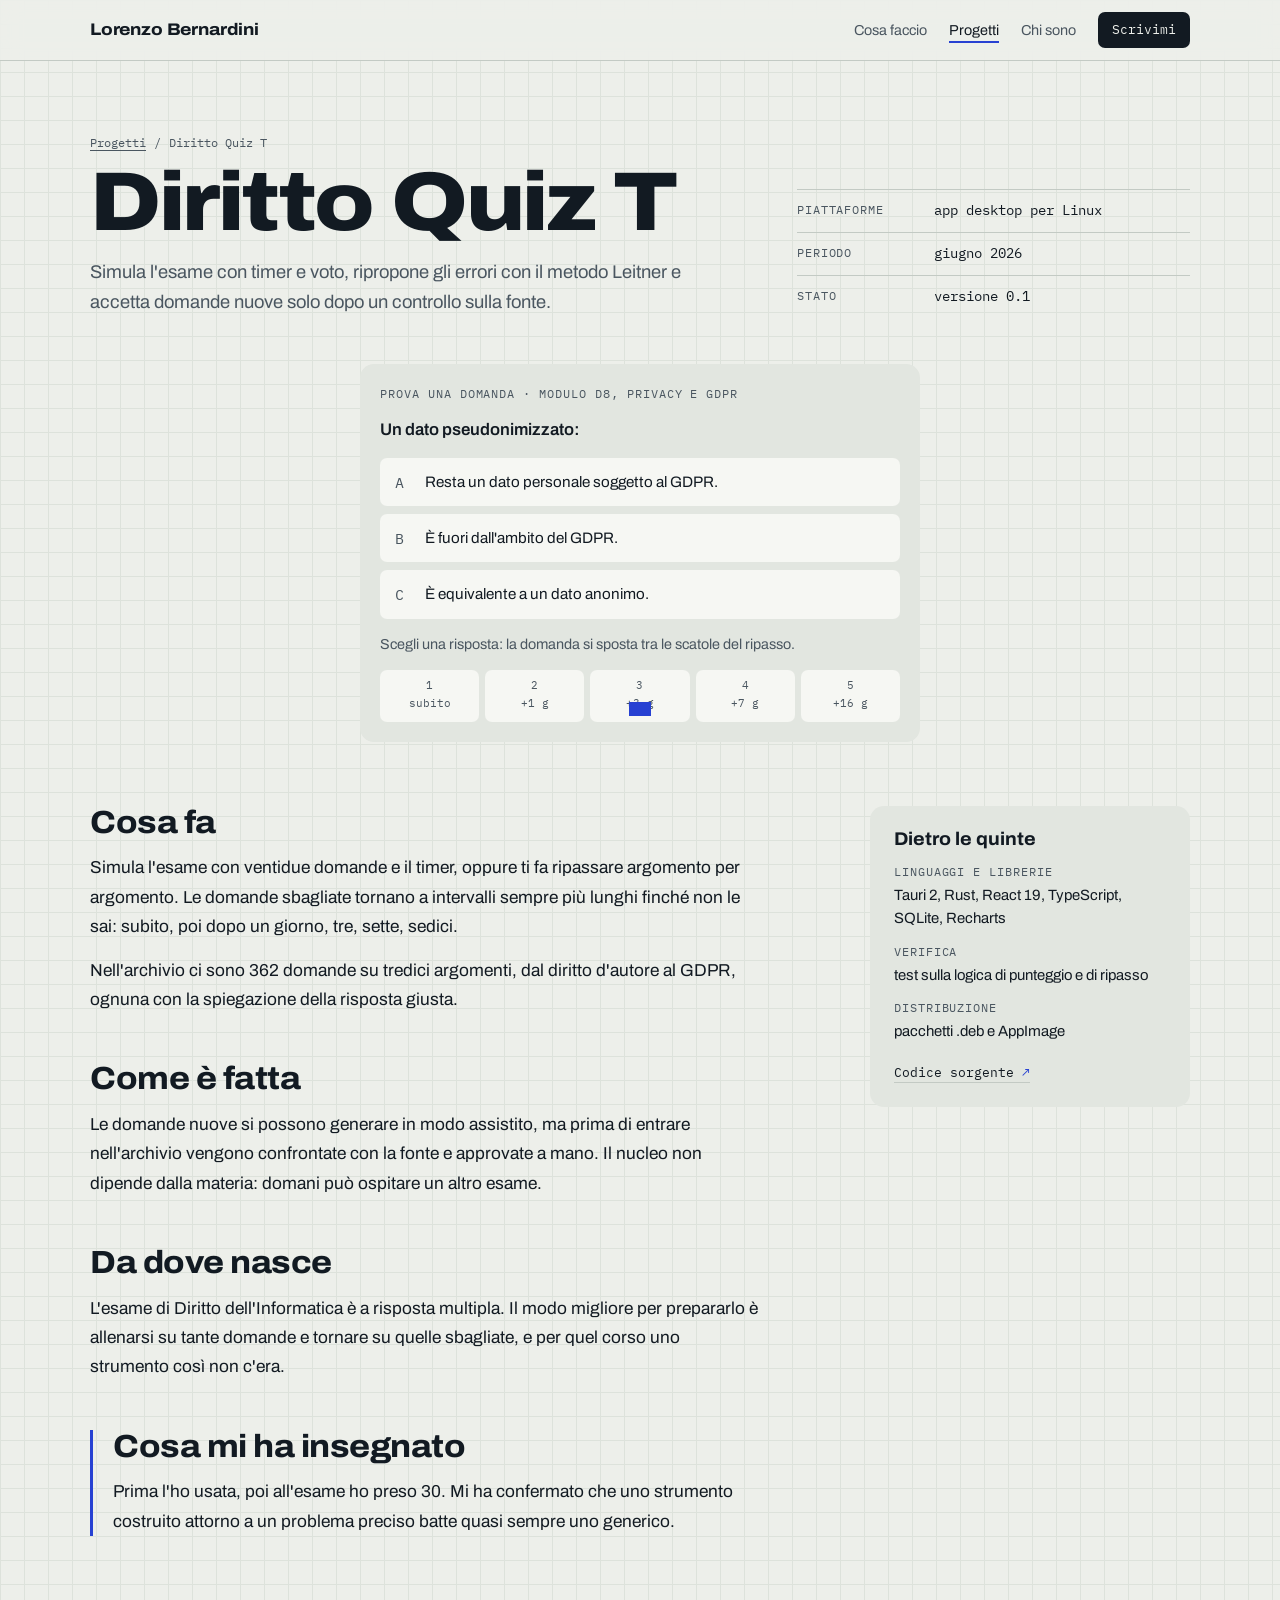
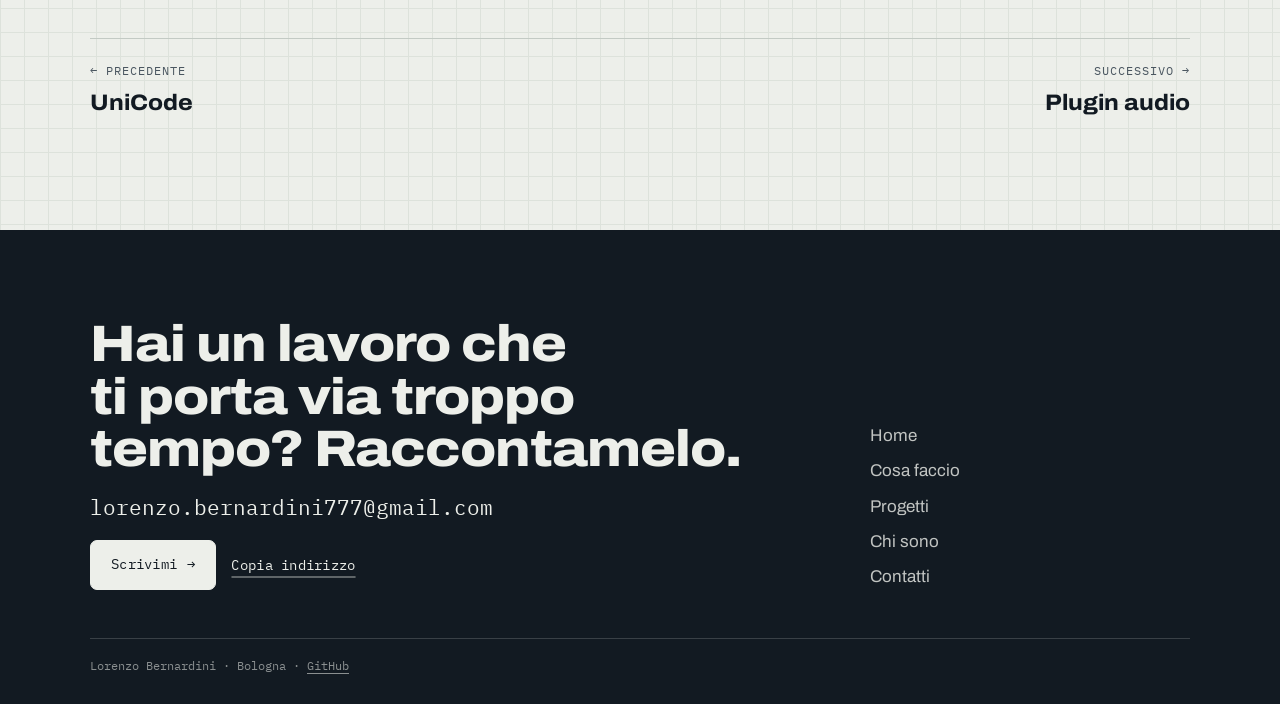
<file: progetti/quiz.html>
<!doctype html>
<html lang="it">
<head>
<meta charset="utf-8">
<meta name="viewport" content="width=device-width, initial-scale=1, viewport-fit=cover">
<meta name="description" content="Simula l'esame con timer e voto, ripropone gli errori con il metodo Leitner e accetta domande nuove solo dopo un controllo sulla fonte.">
<title>Diritto Quiz T · Lorenzo Bernardini</title>
<link rel="preconnect" href="https://fonts.googleapis.com">
<link rel="preconnect" href="https://fonts.gstatic.com" crossorigin>
<link rel="stylesheet" href="https://fonts.googleapis.com/css2?family=Archivo:wdth,wght@62..125,300..900&family=IBM+Plex+Mono:wght@400;500;600&display=swap">
<link rel="stylesheet" href="../assets/stile.css?v=e50b3e5fdf">
<!-- /HEAD -->
</head>
<body>
<!-- BODY -->
<header class="top">
  <div class="wrap top-row">
    <a class="brand" href="../index.html">Lorenzo Bernardini</a>
    <button type="button" class="menu-btn" aria-expanded="false" aria-controls="menu">Menu</button>
    <nav class="nav" id="menu" aria-label="Principale">
      <a href="../servizi.html">Cosa faccio</a><a href="../progetti.html" aria-current="page">Progetti</a><a href="../chisono.html">Chi sono</a>
      <a class="nav-cta" href="../contatti.html">Scrivimi</a>
    </nav>
  </div>
</header>

<main id="inizio">
  <div class="wrap">
    <div class="proj-head">
      <div>
        <nav class="crumbs" aria-label="Percorso"><a href="../progetti.html">Progetti</a><span>/</span><span>Diritto Quiz T</span></nav>
        <h1>Diritto Quiz T</h1>
        <p class="lede">Simula l'esame con timer e voto, ripropone gli errori con il metodo Leitner e accetta domande nuove solo dopo un controllo sulla fonte.</p>
      </div>
      <div class="info rv"><div><span class="label">Piattaforme</span><span class="v">app desktop per Linux</span></div><div><span class="label">Periodo</span><span class="v">giugno 2026</span></div><div><span class="label">Stato</span><span class="v">versione 0.1</span></div></div>
    </div>
    <div class="proj-visual rv"><div style="max-width:560px;margin-inline:auto"><div class="quiz" id="quiz">
            <span class="label">Prova una domanda · modulo D8, Privacy e GDPR</span>
            <p class="quiz-q">Un dato pseudonimizzato:</p>
            <div class="quiz-o">
              <button type="button" id="q-a" data-ok="1"><span class="k">A</span><span>Resta un dato personale soggetto al GDPR.</span></button>
              <button type="button" id="q-b"><span class="k">B</span><span>È fuori dall'ambito del GDPR.</span></button>
              <button type="button" id="q-c"><span class="k">C</span><span>È equivalente a un dato anonimo.</span></button>
            </div>
            <p class="quiz-e" id="quiz-e" aria-live="polite">Scegli una risposta: la domanda si sposta tra le scatole del ripasso.</p>
            <div class="leitner" aria-hidden="true">
              <div>1<b>subito</b></div><div>2<b>+1 g</b></div><div>3<b>+3 g</b></div><div>4<b>+7 g</b></div><div>5<b>+16 g</b></div>
              <span class="card" id="card"></span>
            </div>
            <button type="button" class="quiz-reset" id="quiz-reset" hidden>Riprova</button>
          </div></div></div>
    <div class="proj-body">
      <article class="prose"><section class="rv"><h2>Cosa fa</h2><p>Simula l'esame con ventidue domande e il timer, oppure ti fa ripassare argomento per argomento. Le domande sbagliate tornano a intervalli sempre più lunghi finché non le sai: subito, poi dopo un giorno, tre, sette, sedici.</p><p>Nell'archivio ci sono 362 domande su tredici argomenti, dal diritto d'autore al GDPR, ognuna con la spiegazione della risposta giusta.</p></section><section class="rv"><h2>Come è fatta</h2><p>Le domande nuove si possono generare in modo assistito, ma prima di entrare nell'archivio vengono confrontate con la fonte e approvate a mano. Il nucleo non dipende dalla materia: domani può ospitare un altro esame.</p></section><section class="rv"><h2>Da dove nasce</h2><p>L'esame di Diritto dell'Informatica è a risposta multipla. Il modo migliore per prepararlo è allenarsi su tante domande e tornare su quelle sbagliate, e per quel corso uno strumento così non c'era.</p></section><section class="rv imparato"><h2>Cosa mi ha insegnato</h2><p>Prima l'ho usata, poi all'esame ho preso 30. Mi ha confermato che uno strumento costruito attorno a un problema preciso batte quasi sempre uno generico.</p></section></article>
      <aside class="tech rv"><h2>Dietro le quinte</h2><dl><div><dt>Linguaggi e librerie</dt><dd>Tauri 2, Rust, React 19, TypeScript, SQLite, Recharts</dd></div><div><dt>Verifica</dt><dd>test sulla logica di punteggio e di ripasso</dd></div><div><dt>Distribuzione</dt><dd>pacchetti .deb e AppImage</dd></div></dl><div class="links"><a href="https://github.com/lberna777/diritto-quiz-app" target="_blank" rel="noopener">Codice sorgente <span>↗</span></a></div></aside>
    </div>
  </div>
  <div class="wrap" style="padding-bottom:clamp(48px,7vw,88px)">
    <nav class="pn" aria-label="Altri progetti">
      <a href="unicode.html"><span class="label">← Precedente</span><b>UniCode</b></a>
      <a href="audio.html"><span class="label">Successivo →</span><b>Plugin audio</b></a>
    </nav>
  </div>
</main>

<footer class="site-foot">
  <div class="wrap">
    <div class="foot-top">
      <div>
        <h2 class="rv">Hai un lavoro che ti porta via troppo tempo? Raccontamelo.</h2>
        <span class="addr" id="addr-piede">lorenzo.bernardini777@gmail.com</span>
        <div class="cta" style="margin-top:0">
          <a class="btn primary" href="mailto:lorenzo.bernardini777@gmail.com">Scrivimi <span class="arr">→</span></a>
          <button type="button" class="btn" data-copia="lorenzo.bernardini777@gmail.com" aria-controls="addr-piede">Copia indirizzo</button>
        </div>
      </div>
      <nav class="foot-nav" aria-label="Pagine">
        <a href="../index.html">Home</a>
        <a href="../servizi.html">Cosa faccio</a>
        <a href="../progetti.html">Progetti</a>
        <a href="../chisono.html">Chi sono</a>
        <a href="../contatti.html">Contatti</a>
      </nav>
    </div>
    <div class="foot-bottom"><span>Lorenzo Bernardini · Bologna · <a href="https://github.com/lberna777" target="_blank" rel="noopener">GitHub</a></span></div>
  </div>
</footer>

<script src="../assets/sito.js?v=a722e6f9f8"></script>
<!-- /BODY -->
</body>
</html>
</file>
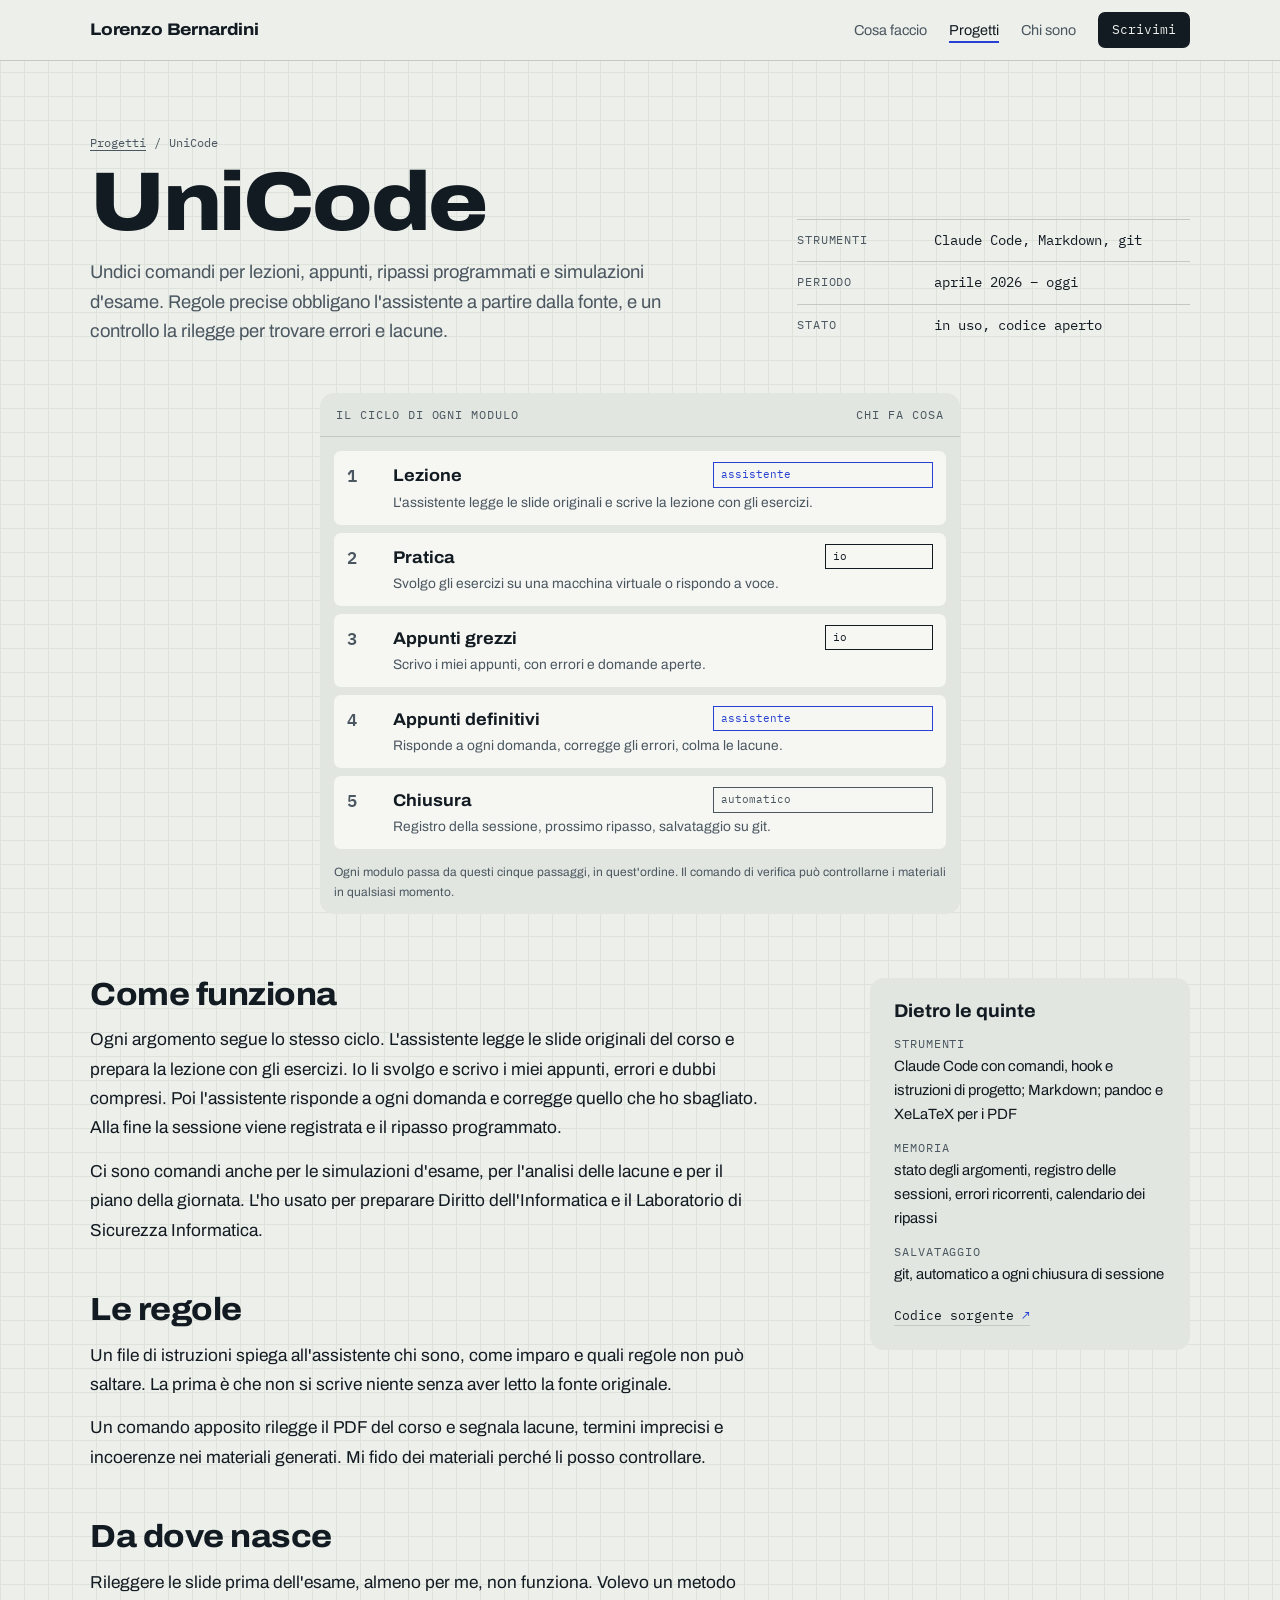
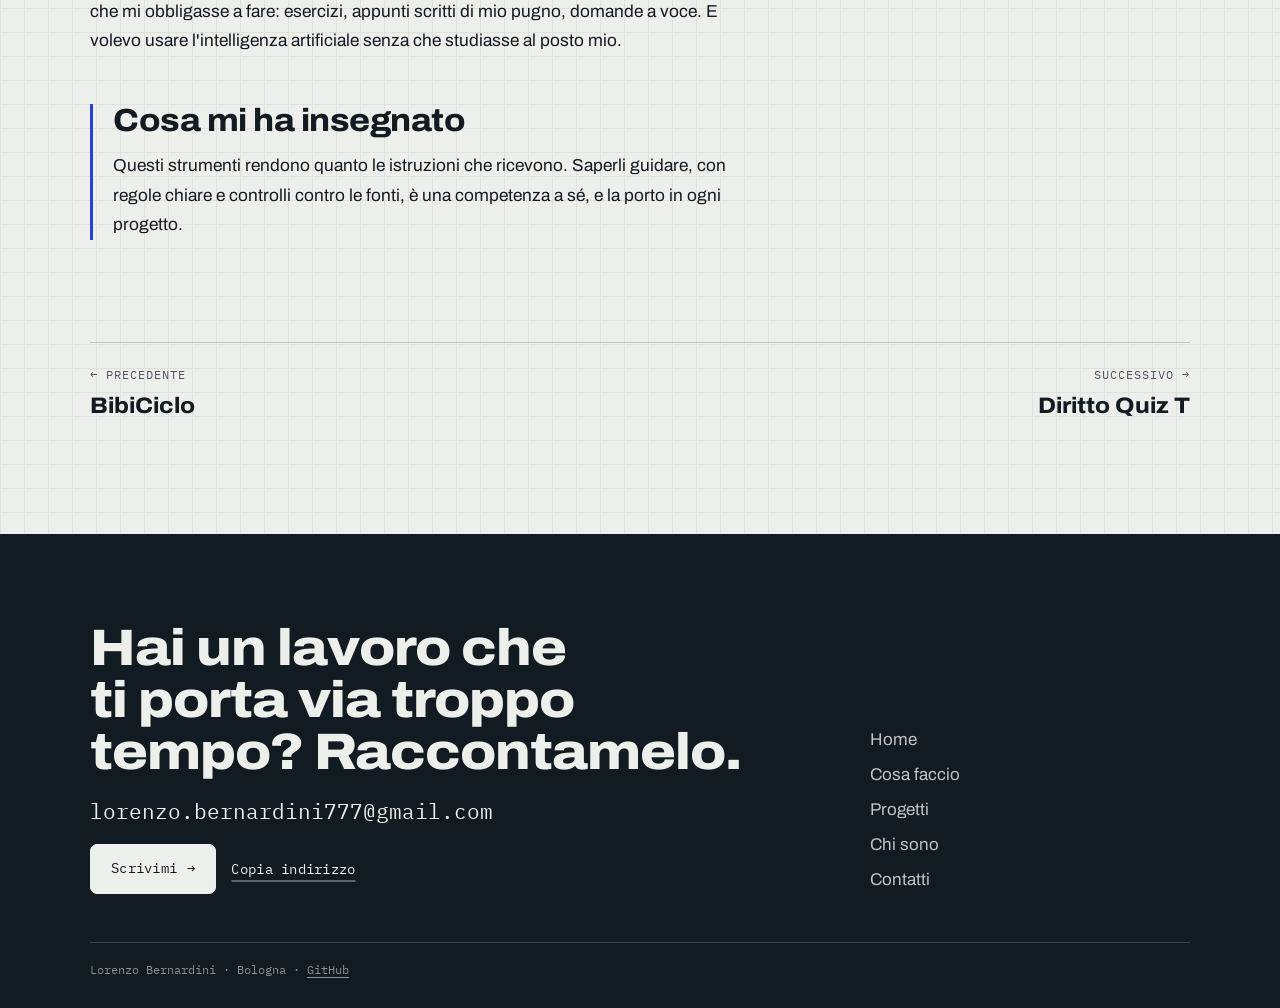
<file: progetti/unicode.html>
<!doctype html>
<html lang="it">
<head>
<meta charset="utf-8">
<meta name="viewport" content="width=device-width, initial-scale=1, viewport-fit=cover">
<meta name="description" content="Undici comandi per lezioni, appunti, ripassi programmati e simulazioni d'esame. Regole precise obbligano l'assistente a partire dalla fonte, e un controllo la rilegge per trovare errori e lacune.">
<title>UniCode · Lorenzo Bernardini</title>
<link rel="preconnect" href="https://fonts.googleapis.com">
<link rel="preconnect" href="https://fonts.gstatic.com" crossorigin>
<link rel="stylesheet" href="https://fonts.googleapis.com/css2?family=Archivo:wdth,wght@62..125,300..900&family=IBM+Plex+Mono:wght@400;500;600&display=swap">
<link rel="stylesheet" href="../assets/stile.css?v=e50b3e5fdf">
<!-- /HEAD -->
</head>
<body>
<!-- BODY -->
<header class="top">
  <div class="wrap top-row">
    <a class="brand" href="../index.html">Lorenzo Bernardini</a>
    <button type="button" class="menu-btn" aria-expanded="false" aria-controls="menu">Menu</button>
    <nav class="nav" id="menu" aria-label="Principale">
      <a href="../servizi.html">Cosa faccio</a><a href="../progetti.html" aria-current="page">Progetti</a><a href="../chisono.html">Chi sono</a>
      <a class="nav-cta" href="../contatti.html">Scrivimi</a>
    </nav>
  </div>
</header>

<main id="inizio">
  <div class="wrap">
    <div class="proj-head">
      <div>
        <nav class="crumbs" aria-label="Percorso"><a href="../progetti.html">Progetti</a><span>/</span><span>UniCode</span></nav>
        <h1>UniCode</h1>
        <p class="lede">Undici comandi per lezioni, appunti, ripassi programmati e simulazioni d'esame. Regole precise obbligano l'assistente a partire dalla fonte, e un controllo la rilegge per trovare errori e lacune.</p>
      </div>
      <div class="info rv"><div><span class="label">Strumenti</span><span class="v">Claude Code, Markdown, git</span></div><div><span class="label">Periodo</span><span class="v">aprile 2026 – oggi</span></div><div><span class="label">Stato</span><span class="v">in uso, codice aperto</span></div></div>
    </div>
    <div class="proj-visual rv"><div class="mock">
            <div class="mock-bar"><span class="label">Il ciclo di ogni modulo</span><span class="label">chi fa cosa</span></div>
            <ol class="ciclo">
              <li><b>Lezione</b><span>L'assistente legge le slide originali e scrive la lezione con gli esercizi.</span><i class="who ai">assistente</i></li>
              <li><b>Pratica</b><span>Svolgo gli esercizi su una macchina virtuale o rispondo a voce.</span><i class="who me">io</i></li>
              <li><b>Appunti grezzi</b><span>Scrivo i miei appunti, con errori e domande aperte.</span><i class="who me">io</i></li>
              <li><b>Appunti definitivi</b><span>Risponde a ogni domanda, corregge gli errori, colma le lacune.</span><i class="who ai">assistente</i></li>
              <li><b>Chiusura</b><span>Registro della sessione, prossimo ripasso, salvataggio su git.</span><i class="who auto">automatico</i></li>
            </ol>
            <p class="mock-note">Ogni modulo passa da questi cinque passaggi, in quest'ordine. Il comando di verifica può controllarne i materiali in qualsiasi momento.</p>
          </div>
</div>
    <div class="proj-body">
      <article class="prose"><section class="rv"><h2>Come funziona</h2><p>Ogni argomento segue lo stesso ciclo. L'assistente legge le slide originali del corso e prepara la lezione con gli esercizi. Io li svolgo e scrivo i miei appunti, errori e dubbi compresi. Poi l'assistente risponde a ogni domanda e corregge quello che ho sbagliato. Alla fine la sessione viene registrata e il ripasso programmato.</p><p>Ci sono comandi anche per le simulazioni d'esame, per l'analisi delle lacune e per il piano della giornata. L'ho usato per preparare Diritto dell'Informatica e il Laboratorio di Sicurezza Informatica.</p></section><section class="rv"><h2>Le regole</h2><p>Un file di istruzioni spiega all'assistente chi sono, come imparo e quali regole non può saltare. La prima è che non si scrive niente senza aver letto la fonte originale.</p><p>Un comando apposito rilegge il PDF del corso e segnala lacune, termini imprecisi e incoerenze nei materiali generati. Mi fido dei materiali perché li posso controllare.</p></section><section class="rv"><h2>Da dove nasce</h2><p>Rileggere le slide prima dell'esame, almeno per me, non funziona. Volevo un metodo che mi obbligasse a fare: esercizi, appunti scritti di mio pugno, domande a voce. E volevo usare l'intelligenza artificiale senza che studiasse al posto mio.</p></section><section class="rv imparato"><h2>Cosa mi ha insegnato</h2><p>Questi strumenti rendono quanto le istruzioni che ricevono. Saperli guidare, con regole chiare e controlli contro le fonti, è una competenza a sé, e la porto in ogni progetto.</p></section></article>
      <aside class="tech rv"><h2>Dietro le quinte</h2><dl><div><dt>Strumenti</dt><dd>Claude Code con comandi, hook e istruzioni di progetto; Markdown; pandoc e XeLaTeX per i PDF</dd></div><div><dt>Memoria</dt><dd>stato degli argomenti, registro delle sessioni, errori ricorrenti, calendario dei ripassi</dd></div><div><dt>Salvataggio</dt><dd>git, automatico a ogni chiusura di sessione</dd></div></dl><div class="links"><a href="https://github.com/lberna777/UniCode" target="_blank" rel="noopener">Codice sorgente <span>↗</span></a></div></aside>
    </div>
  </div>
  <div class="wrap" style="padding-bottom:clamp(48px,7vw,88px)">
    <nav class="pn" aria-label="Altri progetti">
      <a href="bibiciclo.html"><span class="label">← Precedente</span><b>BibiCiclo</b></a>
      <a href="quiz.html"><span class="label">Successivo →</span><b>Diritto Quiz T</b></a>
    </nav>
  </div>
</main>

<footer class="site-foot">
  <div class="wrap">
    <div class="foot-top">
      <div>
        <h2 class="rv">Hai un lavoro che ti porta via troppo tempo? Raccontamelo.</h2>
        <span class="addr" id="addr-piede">lorenzo.bernardini777@gmail.com</span>
        <div class="cta" style="margin-top:0">
          <a class="btn primary" href="mailto:lorenzo.bernardini777@gmail.com">Scrivimi <span class="arr">→</span></a>
          <button type="button" class="btn" data-copia="lorenzo.bernardini777@gmail.com" aria-controls="addr-piede">Copia indirizzo</button>
        </div>
      </div>
      <nav class="foot-nav" aria-label="Pagine">
        <a href="../index.html">Home</a>
        <a href="../servizi.html">Cosa faccio</a>
        <a href="../progetti.html">Progetti</a>
        <a href="../chisono.html">Chi sono</a>
        <a href="../contatti.html">Contatti</a>
      </nav>
    </div>
    <div class="foot-bottom"><span>Lorenzo Bernardini · Bologna · <a href="https://github.com/lberna777" target="_blank" rel="noopener">GitHub</a></span></div>
  </div>
</footer>

<script src="../assets/sito.js?v=a722e6f9f8"></script>
<!-- /BODY -->
</body>
</html>
</file>
<file: assets/stile.css>
/* Layout: fascicolo tecnico su carta millimetrata. Ogni progetto è una tavola con il suo cartiglio;
   la barra in alto è divisa in settori come il cruscotto di CarGuy e si riempie scorrendo. */
:root {
  --paper: #EDEFEA;
  --paper-2: #E2E6E0;
  --sheet: #F6F7F3;
  --ink: #121A22;
  --ink-2: #4A5660;
  --rule: #C3CAC4;
  --grid: #DDE2DB;
  --accent: #2741D2;
  --accent-soft: #DCE1FA;
  --gain: #198A4B;
  --bezel: #0B0F14;
  --loss: #C93F2A;
  --warn: #A86A12;
  --font-display: "Archivo", "Helvetica Neue", Arial, sans-serif;
  --font-body: "Archivo", "Helvetica Neue", Arial, sans-serif;
  --font-mono: "IBM Plex Mono", ui-monospace, "SFMono-Regular", Menlo, monospace;
  --gutter: clamp(16px, 4vw, 40px);
  --maxw: 1180px;
  --ease: cubic-bezier(.2, .7, .15, 1);
}
@media (prefers-color-scheme: dark) {
  :root:not([data-theme="light"]) {
    --paper: #0D1217; --paper-2: #141B22; --sheet: #111820; --ink: #E3E7E2; --ink-2: #98A4AD;
    --rule: #28323B; --grid: #151D25; --accent: #8C9EFF; --accent-soft: #1C2550;
    --gain: #3FD283; --loss: #FF6E55; --warn: #E7AE4E; color-scheme: dark;
  }
}
:root[data-theme="dark"] {
  --paper: #0D1217; --paper-2: #141B22; --sheet: #111820; --ink: #E3E7E2; --ink-2: #98A4AD;
  --rule: #28323B; --grid: #151D25; --accent: #8C9EFF; --accent-soft: #1C2550;
  --gain: #3FD283; --loss: #FF6E55; --warn: #E7AE4E; color-scheme: dark;
}

*, *::before, *::after { box-sizing: border-box; }
html { scroll-behavior: smooth; -webkit-text-size-adjust: 100%; }
body {
  margin: 0;
  background-color: var(--paper);
  background-image:
    linear-gradient(var(--grid) 1px, transparent 1px),
    linear-gradient(90deg, var(--grid) 1px, transparent 1px);
  background-size: 24px 24px;
  color: var(--ink);
  font-family: var(--font-body);
  font-size: 1.0625rem;
  line-height: 1.6;
  font-variation-settings: "wdth" 100;
  overflow-x: hidden;
}
[hidden] { display: none !important; }
img { max-width: 100%; height: auto; display: block; }
a { color: var(--accent); text-underline-offset: 3px; text-decoration-thickness: 1px; }
a:hover { text-decoration-thickness: 2px; }
:focus-visible { outline: 2px solid var(--accent); outline-offset: 3px; border-radius: 2px; }
h1, h2, h3 { font-family: var(--font-display); text-wrap: balance; margin: 0; line-height: 1.05; }
p { margin: 0; }
.wrap { max-width: var(--maxw); margin-inline: auto; padding-inline: var(--gutter); }
.mono { font-family: var(--font-mono); }
.label {
  font-family: var(--font-mono); font-size: .75rem; letter-spacing: .08em;
  text-transform: uppercase; color: var(--ink-2);
}

/* ——— Barra in alto con i settori ——— */
.top {
  position: sticky; top: env(safe-area-inset-top, 0px); z-index: 20;
  background: color-mix(in srgb, var(--paper) 86%, transparent);
  backdrop-filter: blur(10px); -webkit-backdrop-filter: blur(10px);
  border-bottom: 1px solid var(--rule);
}
.top-row { display: flex; align-items: center; justify-content: space-between; gap: 16px; padding-block: 12px; }
.brand { font-family: var(--font-display); font-weight: 750; font-variation-settings: "wdth" 115; font-size: 1rem; color: var(--ink); text-decoration: none; letter-spacing: -.01em; }
.brand span { color: var(--ink-2); font-weight: 400; }
.nav { display: flex; gap: 22px; align-items: center; }
.nav a { color: var(--ink-2); text-decoration: none; font-size: .9rem; }
.nav a:hover, .nav a.on { color: var(--ink); }
.nav .sector { font-family: var(--font-mono); font-size: .8rem; color: var(--accent); min-width: 3.2em; text-align: right; font-variant-numeric: tabular-nums; }
.sectors { display: grid; grid-template-columns: repeat(5, 1fr); gap: 3px; height: 4px; }
.sectors i { background: var(--rule); position: relative; overflow: hidden; }
.sectors i b { position: absolute; inset: 0; background: var(--accent); transform-origin: left; transform: scaleX(var(--p, 0)); }
@media (max-width: 720px) { .nav a:not(.sector) { display: none; } }

/* ——— Apertura ——— */
.hero { padding-block: clamp(40px, 8vw, 96px) clamp(36px, 6vw, 72px); }
.hero-grid { display: grid; grid-template-columns: minmax(0, 1.15fr) minmax(0, .85fr); gap: clamp(28px, 5vw, 64px); align-items: center; }
@media (max-width: 900px) { .hero-grid { grid-template-columns: minmax(0, 1fr); } }
.eyebrow { display: flex; flex-wrap: wrap; gap: 6px 14px; margin-bottom: 22px; }
.eyebrow span + span::before { content: "·"; margin-right: 14px; color: var(--rule); }
.hero h1 {
  font-size: clamp(2.5rem, 6.4vw, 5rem); font-weight: 820; letter-spacing: -.025em;
  font-variation-settings: "wdth" 112; line-height: .98;
}
.hero h1 em { font-style: normal; color: var(--accent); }
.hero h1 .w { display: inline-block; }
.lede { margin-top: 26px; max-width: 34em; font-size: 1.15rem; color: var(--ink-2); }
.lede strong { color: var(--ink); font-weight: 600; }
.cta { display: flex; flex-wrap: wrap; gap: 12px; margin-top: 30px; }
.btn {
  display: inline-flex; align-items: center; gap: 10px; padding: 13px 20px;
  font-family: var(--font-mono); font-size: .85rem; letter-spacing: .02em; text-decoration: none;
  border: 1.5px solid var(--ink); color: var(--ink); background: transparent;
  transition: background .25s var(--ease), color .25s var(--ease), transform .25s var(--ease);
}
.btn:hover { transform: translateY(-2px); text-decoration: none; }
.btn.primary { background: var(--ink); color: var(--paper); }
.btn.primary:hover { background: var(--accent); border-color: var(--accent); }
.btn .arr { transition: transform .25s var(--ease); }
.btn:hover .arr { transform: translateX(4px); }

/* Pannello del delta dal vivo */
.live {
  position: relative; background: var(--sheet); border: 1px solid var(--rule);
  padding: 18px 18px 14px; box-shadow: 0 1px 0 var(--rule), 0 24px 48px -32px color-mix(in srgb, var(--ink) 40%, transparent);
}
.live-head { display: flex; justify-content: space-between; align-items: baseline; gap: 12px; }
.live canvas { width: 100%; aspect-ratio: 4 / 3; display: block; margin-top: 8px; }
.readout { display: grid; grid-template-columns: 1.4fr 1fr 1fr; gap: 1px; background: var(--rule); border: 1px solid var(--rule); margin-top: 10px; }
.readout div { background: var(--sheet); padding: 8px 10px; min-width: 0; }
.readout b { white-space: nowrap; display: block; font-family: var(--font-mono); font-weight: 600; font-size: 1.05rem; font-variant-numeric: tabular-nums; }
.readout .delta b { font-size: 1.6rem; line-height: 1.1; transition: color .3s; }
@media (max-width: 480px) { .readout .delta b { font-size: 1.25rem; } .readout div { padding: 8px; } }
.live figcaption { margin-top: 10px; font-size: .78rem; color: var(--ink-2); }

/* ——— Fascia dei numeri ——— */
.facts { border-block: 1px solid var(--rule); background: color-mix(in srgb, var(--sheet) 70%, transparent); }
.facts-grid { display: grid; grid-template-columns: repeat(4, minmax(0, 1fr)); }
.fact { padding: 26px 20px 24px; border-left: 1px solid var(--rule); min-width: 0; }
.fact:first-child { border-left: 0; padding-left: 0; }
.fact .n { font-family: var(--font-display); font-weight: 800; font-variation-settings: "wdth" 120; font-size: clamp(2rem, 4vw, 2.9rem); line-height: 1; font-variant-numeric: tabular-nums; letter-spacing: -.02em; }
.fact .n small { font-size: .5em; color: var(--accent); margin-left: 2px; }
.fact p { margin-top: 8px; font-size: .9rem; color: var(--ink-2); max-width: 22ch; }
@media (max-width: 760px) {
  .facts-grid { grid-template-columns: repeat(2, minmax(0, 1fr)); }
  .fact:nth-child(odd) { border-left: 0; padding-left: 0; }
  .fact:nth-child(n+3) { border-top: 1px solid var(--rule); }
}

/* ——— Sezioni ——— */
section.block { padding-block: clamp(64px, 10vw, 120px); }
.sec-head { display: grid; grid-template-columns: minmax(0, 1fr) minmax(0, 1fr); gap: 20px 48px; align-items: end; margin-bottom: clamp(32px, 5vw, 56px); }
@media (max-width: 800px) { .sec-head { grid-template-columns: minmax(0, 1fr); } }
.sec-head h2 { font-size: clamp(2rem, 4.4vw, 3.3rem); font-weight: 780; font-variation-settings: "wdth" 110; letter-spacing: -.02em; margin-top: 10px; }
.sec-head p { color: var(--ink-2); max-width: 36em; }

/* Quota: linea di misura che si disegna */
.quota { display: block; width: 100%; height: 18px; margin-top: 16px; color: var(--ink-2); overflow: visible; }
.quota path { fill: none; stroke: currentColor; stroke-width: 1; vector-effect: non-scaling-stroke; }
.quota text { fill: currentColor; font-family: var(--font-mono); font-size: 11px; }

/* Offerte per chi ha un'attività */
.offers { display: grid; grid-template-columns: repeat(3, minmax(0, 1fr)); gap: 0; border-top: 1.5px solid var(--ink); }
@media (max-width: 900px) { .offers { grid-template-columns: minmax(0, 1fr); } }
.offer { padding: 26px 26px 30px 0; min-width: 0; display: flex; flex-direction: column; gap: 12px; }
.offer + .offer { padding-left: 26px; border-left: 1px solid var(--rule); }
@media (max-width: 900px) { .offer + .offer { padding-left: 0; border-left: 0; border-top: 1px solid var(--rule); } }
.offer h3 { font-size: 1.45rem; font-weight: 720; font-variation-settings: "wdth" 108; }
.offer p { color: var(--ink-2); }
.offer .proof { margin-top: auto; padding-top: 12px; font-size: .88rem; border-top: 1px dashed var(--rule); color: var(--ink); }
.offer .proof .label { display: block; margin-bottom: 2px; }
.promise {
  margin-top: 40px; padding: 22px 24px; background: var(--accent-soft); color: var(--ink);
  display: grid; grid-template-columns: auto minmax(0, 1fr); gap: 18px; align-items: start;
}
.promise .label { color: var(--accent); padding-top: 4px; }
@media (max-width: 600px) { .promise { grid-template-columns: minmax(0, 1fr); gap: 6px; } }

/* ——— Tavole ——— */
.tavola { background: var(--sheet); border: 1.5px solid var(--ink); margin-bottom: clamp(36px, 6vw, 64px); position: relative; }
.cartiglio { display: grid; grid-template-columns: auto minmax(0, 1.4fr) repeat(3, minmax(0, 1fr)); border-bottom: 1.5px solid var(--ink); }
.cartiglio > div { padding: 10px 14px; border-left: 1px solid var(--rule); min-width: 0; }
.cartiglio > div:first-child { border-left: 0; background: var(--ink); color: var(--sheet); display: flex; flex-direction: column; justify-content: center; }
.cartiglio > div:first-child .label { color: inherit; opacity: .7; }
.cartiglio .v { font-family: var(--font-mono); font-size: .86rem; overflow-wrap: anywhere; }
.cartiglio .tav { font-family: var(--font-display); font-weight: 800; font-size: 1.5rem; line-height: 1; font-variation-settings: "wdth" 120; }
.cartiglio .name { font-family: var(--font-display); font-weight: 780; font-size: 1.35rem; font-variation-settings: "wdth" 112; line-height: 1.1; }
@media (max-width: 820px) {
  .cartiglio { grid-template-columns: auto minmax(0, 1fr); }
  .cartiglio > div:nth-child(n+3) { border-top: 1px solid var(--rule); }
  .cartiglio > div:nth-child(3) { border-left: 0; }
  .cartiglio > div:nth-child(5) { grid-column: 1 / -1; border-left: 0; }
}
.tav-body { display: grid; grid-template-columns: minmax(0, 1.05fr) minmax(0, .95fr); gap: clamp(24px, 4vw, 48px); padding: clamp(20px, 4vw, 40px); }
.tav-body.flip { grid-template-columns: minmax(0, .95fr) minmax(0, 1.05fr); }
@media (max-width: 900px) { .tav-body, .tav-body.flip { grid-template-columns: minmax(0, 1fr); } .tav-body.flip .tav-fig { order: 2; } }
.tav-text { min-width: 0; display: flex; flex-direction: column; gap: 18px; }
.tav-text h3 { font-size: clamp(1.6rem, 3vw, 2.2rem); font-weight: 780; font-variation-settings: "wdth" 106; letter-spacing: -.015em; }
.tav-text .intro { font-size: 1.1rem; }
.feat { list-style: none; padding: 0; margin: 0; display: grid; gap: 0; border-top: 1px solid var(--rule); }
.feat li { display: grid; grid-template-columns: 9.5em minmax(0, 1fr); gap: 14px; padding: 11px 0; border-bottom: 1px solid var(--rule); font-size: .97rem; }
.feat li .label { padding-top: 3px; }
@media (max-width: 520px) { .feat li { grid-template-columns: minmax(0, 1fr); gap: 2px; } }
.scelte { background: var(--paper-2); padding: 16px 18px; display: grid; gap: 8px; font-size: .95rem; }
.scelte p::before { content: "→ "; color: var(--accent); font-family: var(--font-mono); }
.links { display: flex; flex-wrap: wrap; gap: 10px; }
.links a { font-family: var(--font-mono); font-size: .82rem; padding: 8px 12px; border: 1px solid var(--rule); text-decoration: none; color: var(--ink); background: var(--sheet); transition: border-color .2s, color .2s; }
.links a:hover { border-color: var(--accent); color: var(--accent); }
.links a span { color: var(--accent); }
.serve { font-size: .92rem; color: var(--ink-2); border-left: 2px solid var(--accent); padding-left: 14px; }
.serve strong { color: var(--ink); }

.tav-fig { min-width: 0; margin: 0; display: flex; flex-direction: column; gap: 12px; }
.tav-fig figcaption { font-size: .8rem; color: var(--ink-2); }
.phones { display: grid; grid-template-columns: repeat(2, minmax(0, 1fr)); gap: 14px; align-items: start; }
.phone { border-radius: 26px; overflow: hidden; border: 6px solid var(--bezel); background: var(--bezel); max-width: 100%; }
.phone img { width: 100%; }
.phones .phone:nth-child(2) { margin-top: 48px; }
.strip { border: 1px solid var(--rule); background: #05070A; max-width: 100%; }
.plate { border: 1px solid var(--rule); background: var(--paper-2); padding: 18px; display: grid; place-items: center; }
.plate img { max-height: 520px; width: auto; max-width: 100%; }
.plate .phone { width: min(300px, 100%); }

/* Rivelazione delle immagini: tendina di plotter */
.wipe { clip-path: inset(0 0 0 0); transition: clip-path 1.1s var(--ease); }

/* Mini quiz */
.quiz { border: 1px solid var(--rule); background: var(--paper-2); padding: 20px; display: grid; gap: 14px; }
.quiz-q { font-weight: 600; font-size: 1.05rem; }
.quiz-o { display: grid; gap: 8px; }
.quiz-o button {
  text-align: left; font: inherit; font-size: .95rem; color: var(--ink); background: var(--sheet);
  border: 1px solid var(--rule); padding: 11px 14px; cursor: pointer; display: grid; grid-template-columns: 1.6em minmax(0, 1fr); gap: 6px;
  transition: border-color .2s, background .2s, transform .2s var(--ease);
}
.quiz-o button:hover:not(:disabled) { border-color: var(--accent); transform: translateX(3px); }
.quiz-o button .k { font-family: var(--font-mono); color: var(--ink-2); }
.quiz-o button.ok { border-color: var(--gain); background: color-mix(in srgb, var(--gain) 12%, var(--sheet)); }
.quiz-o button.ko { border-color: var(--loss); background: color-mix(in srgb, var(--loss) 12%, var(--sheet)); }
.quiz-o button:disabled { cursor: default; }
.quiz-e { font-size: .9rem; color: var(--ink-2); min-height: 1.6em; }
.leitner { position: relative; display: grid; grid-template-columns: repeat(5, minmax(0, 1fr)); gap: 6px; }
.leitner div { border: 1px solid var(--rule); padding: 6px 4px; text-align: center; font-family: var(--font-mono); font-size: .7rem; color: var(--ink-2); background: var(--sheet); position: relative; min-height: 52px; }
.leitner div b { display: block; font-size: .68rem; font-weight: 400; }
.leitner .card { position: absolute; left: 50%; bottom: 6px; width: 22px; height: 14px; margin-left: -11px; background: var(--accent); transition: transform .6s var(--ease); }
.quiz-reset { justify-self: start; font-family: var(--font-mono); font-size: .78rem; background: none; border: 0; color: var(--accent); cursor: pointer; padding: 0; text-decoration: underline; text-underline-offset: 3px; }

/* Plugin audio */
.plugins { display: grid; grid-template-columns: repeat(2, minmax(0, 1fr)); gap: 1px; background: var(--rule); border: 1px solid var(--rule); }
@media (max-width: 600px) { .plugins { grid-template-columns: minmax(0, 1fr); } }
.plugins div { background: var(--sheet); padding: 14px 16px; min-width: 0; }
.plugins h4 { margin: 0 0 4px; font-family: var(--font-display); font-weight: 720; font-size: 1.05rem; font-variation-settings: "wdth" 108; }
.plugins p { font-size: .9rem; color: var(--ink-2); }

/* Strumenti personali */
.tools { display: grid; grid-template-columns: repeat(3, minmax(0, 1fr)); gap: 0; border-top: 1px solid var(--rule); }
@media (max-width: 820px) { .tools { grid-template-columns: minmax(0, 1fr); } }
.tools > div { padding: 18px 20px 20px 0; min-width: 0; }
.tools > div + div { padding-left: 20px; border-left: 1px solid var(--rule); }
@media (max-width: 820px) { .tools > div + div { padding-left: 0; border-left: 0; border-top: 1px solid var(--rule); } }
.tools h4 { margin: 0 0 6px; font-family: var(--font-display); font-weight: 720; font-size: 1.15rem; font-variation-settings: "wdth" 108; }
.tools p { font-size: .93rem; color: var(--ink-2); }

/* ——— Metodo ——— */
.steps { list-style: none; margin: 0; padding: 0; counter-reset: s; position: relative; }
.steps::before { content: ""; position: absolute; left: 21px; top: 8px; bottom: 8px; width: 1px; background: var(--rule); }
.steps li { counter-increment: s; display: grid; grid-template-columns: 44px minmax(0, 1fr); gap: 20px; padding-block: 16px; position: relative; }
.steps li::before {
  content: counter(s); width: 44px; height: 44px; display: grid; place-items: center; background: var(--paper);
  border: 1.5px solid var(--ink); font-family: var(--font-mono); font-weight: 600; position: relative; z-index: 1;
  transition: background .4s, color .4s;
}
.steps li.in::before { background: var(--ink); color: var(--paper); }
.steps h3 { font-size: 1.3rem; font-weight: 720; font-variation-settings: "wdth" 108; margin-top: 8px; }
.steps p { color: var(--ink-2); margin-top: 6px; max-width: 40em; }
.steps p b { color: var(--ink); font-weight: 600; }
.method-grid { display: grid; grid-template-columns: minmax(0, 1.1fr) minmax(0, .9fr); gap: clamp(28px, 5vw, 64px); align-items: start; }
@media (max-width: 900px) { .method-grid { grid-template-columns: minmax(0, 1fr); } }
.precision { position: sticky; top: 90px; background: var(--ink); color: var(--paper); padding: clamp(22px, 3vw, 32px); display: grid; gap: 16px; }
.precision h3 { font-size: 1.6rem; font-weight: 780; font-variation-settings: "wdth" 110; }
.precision p { color: color-mix(in srgb, var(--paper) 78%, var(--ink)); }
.precision .label { color: color-mix(in srgb, var(--paper) 60%, var(--ink)); }
.parity { font-family: var(--font-mono); font-size: .8rem; display: grid; grid-template-columns: minmax(0, 1fr) auto minmax(0, 1fr); gap: 6px 10px; align-items: center; border-top: 1px solid color-mix(in srgb, var(--paper) 25%, var(--ink)); padding-top: 14px; }
.parity span:nth-child(3n+2) { color: var(--gain); }
.parity .h { color: color-mix(in srgb, var(--paper) 60%, var(--ink)); }

/* ——— Per chi è tecnico ——— */
.tech-grid { display: grid; grid-template-columns: minmax(0, 1fr); gap: 32px; }
.diagram { background: var(--sheet); border: 1px solid var(--rule); padding: 18px; overflow-x: auto; }
.diagram svg { display: block; min-width: 640px; width: 100%; height: auto; }
.diagram .box { fill: var(--sheet); stroke: var(--ink); stroke-width: 1.5; }
.diagram .box.core { fill: var(--accent-soft); stroke: var(--accent); }
.diagram .t1 { fill: var(--ink); font-family: var(--font-display); font-weight: 700; font-size: 15px; }
.diagram .t2 { fill: var(--ink-2); font-family: var(--font-mono); font-size: 10.5px; }
.diagram .ln { fill: none; stroke: var(--ink-2); stroke-width: 1.2; }
.diagram .ln.dash { stroke: var(--accent); stroke-dasharray: 5 4; }
.diagram .lt { fill: var(--ink-2); font-family: var(--font-mono); font-size: 10px; }
.diagram .lt.a { fill: var(--accent); }
.diagram .arrow { fill: var(--ink-2); }
.diagram .arrow.a { fill: var(--accent); }
.table-wrap { overflow-x: auto; border: 1px solid var(--rule); background: var(--sheet); }
table { border-collapse: collapse; width: 100%; min-width: 680px; font-size: .9rem; }
th, td { text-align: left; padding: 11px 14px; border-bottom: 1px solid var(--rule); vertical-align: top; }
th { font-family: var(--font-mono); font-weight: 500; font-size: .72rem; letter-spacing: .08em; text-transform: uppercase; color: var(--ink-2); background: var(--paper-2); }
td:first-child { font-weight: 650; white-space: nowrap; }
td .mono { font-size: .82rem; }
tr:last-child td { border-bottom: 0; }
.kit { display: flex; flex-wrap: wrap; gap: 8px; }
.kit span { font-family: var(--font-mono); font-size: .8rem; padding: 6px 10px; border: 1px solid var(--rule); background: var(--sheet); }
.kit span.ai { border-color: var(--accent); }
.kit-note { margin-top: 12px; font-size: .92rem; color: var(--ink-2); max-width: 46em; }

/* ——— Formazione e contatti ——— */
.edu { display: grid; grid-template-columns: minmax(0, 1fr) minmax(0, 1fr); gap: clamp(24px, 4vw, 56px); }
@media (max-width: 800px) { .edu { grid-template-columns: minmax(0, 1fr); } }
.edu h3 { font-size: 1.35rem; font-weight: 720; font-variation-settings: "wdth" 108; margin-bottom: 10px; }
.edu ul { margin: 0; padding: 0; list-style: none; border-top: 1px solid var(--rule); }
.edu li { display: flex; justify-content: space-between; gap: 16px; padding: 10px 0; border-bottom: 1px solid var(--rule); font-size: .97rem; }
.edu li span:last-child { font-family: var(--font-mono); color: var(--ink-2); font-size: .85rem; white-space: nowrap; }
.contact { background: var(--ink); color: var(--paper); }
.contact .wrap { padding-block: clamp(56px, 9vw, 104px); display: grid; gap: 24px; }
.contact h2 { font-size: clamp(2.2rem, 5.5vw, 4.2rem); font-weight: 820; font-variation-settings: "wdth" 114; letter-spacing: -.025em; max-width: 14em; }
.contact p { color: color-mix(in srgb, var(--paper) 75%, var(--ink)); max-width: 38em; font-size: 1.1rem; }
.contact .btn { border-color: var(--paper); color: var(--paper); }
.contact .btn.primary { background: var(--paper); color: var(--ink); }
.contact .btn.primary:hover { background: var(--accent); border-color: var(--accent); color: var(--paper); }
.foot { font-family: var(--font-mono); font-size: .75rem; color: color-mix(in srgb, var(--paper) 55%, var(--ink)); border-top: 1px solid color-mix(in srgb, var(--paper) 18%, var(--ink)); padding-top: 18px; display: flex; flex-wrap: wrap; justify-content: space-between; gap: 8px; }

/* ——— Animazioni (solo con JS e senza riduzione del movimento) ——— */
.rv { transition: opacity .9s var(--ease), transform .9s var(--ease); transition-delay: var(--d, 0s); }
.js .rv.wait { opacity: 0; transform: translateY(32px); }
.js .rv.wait .wipe, .js .wipe.rv.wait { clip-path: inset(0 0 100% 0); }
.js .rv.wait.wipe { opacity: 1; transform: none; }
.quota path { stroke-dasharray: 1; stroke-dashoffset: 0; transition: stroke-dashoffset 1.2s var(--ease) .2s; }
.js .rv.wait .quota path { stroke-dashoffset: 1; }
@keyframes rise { from { opacity: 0; transform: translateY(.45em); } to { opacity: 1; transform: none; } }
.js .hero h1 .w { animation: rise .9s var(--ease) both; animation-delay: calc(var(--i) * 70ms + 80ms); }
@media (prefers-reduced-motion: reduce) {
  html { scroll-behavior: auto; }
  .js .rv.wait { opacity: 1; transform: none; }
  .js .rv.wait .wipe, .js .wipe.rv.wait { clip-path: none; }
  .js .hero h1 .w { animation: none; }
  .rv, .wipe, .quota path { transition: none; }
}

/* ——— Esploratore delle funzioni ——— */
.explorer { display: grid; grid-template-columns: minmax(220px, 300px) minmax(0, 1fr); border: 1.5px solid var(--ink); background: var(--sheet); }
@media (max-width: 900px) { .explorer { grid-template-columns: minmax(0, 1fr); } }
.ex-tabs { display: flex; flex-direction: column; border-right: 1.5px solid var(--ink); }
@media (max-width: 900px) { .ex-tabs { flex-direction: row; overflow-x: auto; border-right: 0; border-bottom: 1.5px solid var(--ink); scrollbar-width: thin; } }
.ex-tabs button {
  font: inherit; text-align: left; background: transparent; color: var(--ink); border: 0; border-bottom: 1px solid var(--rule);
  padding: 14px 18px; cursor: pointer; display: grid; gap: 2px; transition: background .25s var(--ease), color .25s var(--ease);
}
.ex-tabs button:last-child { border-bottom: 0; }
@media (max-width: 900px) { .ex-tabs button { border-bottom: 0; border-right: 1px solid var(--rule); flex: 0 0 auto; min-width: 11.5em; } }
.ex-tabs button b { font-family: var(--font-display); font-weight: 700; font-size: 1.02rem; font-variation-settings: "wdth" 106; }
.ex-tabs button span { font-family: var(--font-mono); font-size: .7rem; letter-spacing: .06em; text-transform: uppercase; color: var(--ink-2); }
.ex-tabs button:hover { background: var(--paper-2); }
.ex-tabs button[aria-selected="true"] { background: var(--ink); color: var(--paper); }
.ex-tabs button[aria-selected="true"] span { color: color-mix(in srgb, var(--paper) 65%, var(--ink)); }
.ex-panel { padding: clamp(20px, 3.5vw, 36px); display: grid; grid-template-columns: minmax(0, 1fr) minmax(0, 1fr); gap: clamp(20px, 3vw, 36px); align-items: start; min-width: 0; }
@media (max-width: 1100px) { .ex-panel { grid-template-columns: minmax(0, 1fr); } }
.ex-panel.show { animation: panelIn .55s var(--ease) both; }
@keyframes panelIn { from { opacity: 0; transform: translateY(12px); } to { opacity: 1; transform: none; } }
.ex-text { display: grid; gap: 16px; min-width: 0; }
.ex-text h3 { font-size: clamp(1.4rem, 2.6vw, 1.85rem); font-weight: 760; font-variation-settings: "wdth" 106; letter-spacing: -.01em; }
.ex-text .pair { display: grid; gap: 4px; padding-top: 12px; border-top: 1px solid var(--rule); }
.ex-text .pair p { color: var(--ink-2); }
.ex-text .pair.voi { border-top: 1.5px solid var(--accent); }
.ex-text .pair.voi .label { color: var(--accent); }
.ex-text .pair.voi p { color: var(--ink); }
.ex-text .fonte { font-size: .85rem; }

.mock { border: 1px solid var(--rule); background: var(--paper); min-width: 0; }
.mock-bar { display: flex; justify-content: space-between; gap: 10px; padding: 8px 12px; border-bottom: 1px solid var(--rule); background: var(--paper-2); }
.mock-body { padding: 14px; display: grid; gap: 10px; }
.mock-note { font-size: .75rem; color: var(--ink-2); padding: 0 14px 12px; }
.m-row { display: grid; grid-template-columns: minmax(0, 1fr) auto; gap: 4px 12px; align-items: center; padding: 10px 12px; background: var(--sheet); border: 1px solid var(--rule); }
.m-row small { grid-column: 1; color: var(--ink-2); font-size: .8rem; }
.m-row .chip { grid-row: 1 / span 2; grid-column: 2; }
.chip { font-family: var(--font-mono); font-size: .7rem; padding: 4px 8px; border: 1px solid currentColor; white-space: nowrap; }
.chip.late { color: var(--loss); } .chip.soon { color: var(--warn); } .chip.ok { color: var(--gain); }
.m-tiles { display: grid; grid-template-columns: repeat(3, minmax(0, 1fr)); gap: 8px; }
.m-tiles div { background: var(--sheet); border: 1px solid var(--rule); padding: 10px; min-width: 0; }
.m-tiles b { display: block; font-family: var(--font-display); font-weight: 800; font-size: 1.9rem; line-height: 1.1; font-variation-settings: "wdth" 115; }
.m-tiles small { font-size: .78rem; color: var(--ink-2); display: block; }
.m-tiles .late b { color: var(--loss); } .m-tiles .soon b { color: var(--warn); }
.m-log { list-style: none; margin: 0; padding: 0; font-family: var(--font-mono); font-size: .78rem; display: grid; gap: 6px; }
.m-log li { display: grid; grid-template-columns: 3.4em minmax(0, 1fr); gap: 8px; }
.m-log li span:first-child { color: var(--accent); }
.m-shot { display: block; width: 100%; background: #0E1114; }
.m-search { display: flex; align-items: center; gap: 8px; border: 1.5px solid var(--ink); background: var(--sheet); padding: 8px 10px; }
.m-search input { flex: 1; min-width: 0; border: 0; background: transparent; font: inherit; color: var(--ink); outline: none; }
.m-search kbd { font-family: var(--font-mono); font-size: .68rem; border: 1px solid var(--rule); padding: 2px 5px; color: var(--ink-2); }
.m-docs { list-style: none; margin: 0; padding: 0; display: grid; gap: 6px; }
.m-docs li { display: grid; grid-template-columns: minmax(0, 1fr) auto; gap: 10px; padding: 8px 10px; background: var(--sheet); border: 1px solid var(--rule); font-size: .88rem; }
.m-docs li span:last-child { font-family: var(--font-mono); font-size: .7rem; color: var(--ink-2); }
.m-mail { background: var(--sheet); border: 1px solid var(--rule); padding: 12px 14px; display: grid; gap: 6px; font-size: .9rem; transition: border-color .3s; }
.m-mail .hdr { font-family: var(--font-mono); font-size: .74rem; color: var(--ink-2); display: grid; gap: 2px; }
.m-mail.approvata { border-color: var(--gain); }
.m-mail .stato { font-family: var(--font-mono); font-size: .72rem; color: var(--warn); }
.m-mail.approvata .stato { color: var(--gain); }
.m-actions { display: flex; gap: 8px; }
.m-actions button { font-family: var(--font-mono); font-size: .78rem; padding: 7px 12px; border: 1.5px solid var(--ink); background: var(--ink); color: var(--paper); cursor: pointer; }
.m-actions button.sec { background: transparent; color: var(--ink); }
.m-lock { list-style: none; margin: 0; padding: 0; display: grid; gap: 6px; }
.m-lock li { display: grid; grid-template-columns: minmax(0, 1fr) auto; gap: 10px; padding: 9px 12px; background: var(--sheet); border: 1px solid var(--rule); font-size: .88rem; }
.m-lock li span:last-child { font-family: var(--font-mono); font-size: .72rem; color: var(--gain); }

/* ——— Teaser «Chi sono» ——— */
.who { display: grid; grid-template-columns: minmax(0, .9fr) minmax(0, 1.1fr); gap: clamp(24px, 5vw, 64px); align-items: center; border-top: 1.5px solid var(--ink); padding-top: clamp(28px, 4vw, 44px); }
@media (max-width: 860px) { .who { grid-template-columns: minmax(0, 1fr); } }
.who h2 { font-size: clamp(2rem, 4.4vw, 3.3rem); font-weight: 780; font-variation-settings: "wdth" 110; letter-spacing: -.02em; margin-top: 10px; }
.who-facts { list-style: none; margin: 0; padding: 0; display: grid; gap: 0; border-top: 1px solid var(--rule); }
.who-facts li { display: grid; grid-template-columns: 8em minmax(0, 1fr); gap: 14px; padding: 12px 0; border-bottom: 1px solid var(--rule); }
@media (max-width: 520px) { .who-facts li { grid-template-columns: minmax(0, 1fr); gap: 2px; } }

/* ——— Contatti ——— */
.mailbox { display: grid; gap: 14px; padding: clamp(18px, 3vw, 28px); border: 1px solid color-mix(in srgb, var(--paper) 25%, var(--ink)); max-width: 44rem; }
.mailbox .addr { font-family: var(--font-mono); font-size: clamp(1rem, 2.6vw, 1.45rem); color: var(--paper); overflow-wrap: anywhere; user-select: all; }
.mailbox .cta { margin-top: 0; }

/* ——— Pagina «Chi sono» ——— */
.bio-hero { padding-block: clamp(40px, 8vw, 96px) clamp(28px, 4vw, 48px); display: grid; grid-template-columns: minmax(0, 1.2fr) minmax(0, .8fr); gap: clamp(28px, 5vw, 64px); align-items: end; }
@media (max-width: 900px) { .bio-hero { grid-template-columns: minmax(0, 1fr); } }
.bio-hero h1 { font-size: clamp(2.6rem, 7vw, 5.4rem); font-weight: 830; font-variation-settings: "wdth" 114; letter-spacing: -.03em; line-height: .96; }
.scheda { border: 1.5px solid var(--ink); background: var(--sheet); }
.scheda > div { display: grid; grid-template-columns: 7.5em minmax(0, 1fr); gap: 12px; padding: 10px 14px; border-bottom: 1px solid var(--rule); }
.scheda > div:last-child { border-bottom: 0; }
.scheda .v { font-family: var(--font-mono); font-size: .86rem; overflow-wrap: anywhere; }
.scheda .head { background: var(--ink); color: var(--paper); display: block; }
.scheda .head .label { color: inherit; opacity: .7; }
.chapters { display: grid; gap: clamp(40px, 7vw, 88px); padding-block: clamp(40px, 6vw, 72px); }
.chapter { display: grid; grid-template-columns: minmax(0, .8fr) minmax(0, 1.2fr); gap: clamp(20px, 4vw, 56px); align-items: start; }
@media (max-width: 860px) { .chapter { grid-template-columns: minmax(0, 1fr); } }
.chapter h2 { font-size: clamp(1.8rem, 3.6vw, 2.6rem); font-weight: 780; font-variation-settings: "wdth" 110; letter-spacing: -.02em; margin-top: 8px; }
.chapter .body { display: grid; gap: 16px; max-width: 40em; }
.chapter .body p { font-size: 1.08rem; }
.chapter .body p.muted { color: var(--ink-2); font-size: 1rem; }
.pull { font-family: var(--font-display); font-weight: 700; font-variation-settings: "wdth" 108; font-size: clamp(1.25rem, 2.4vw, 1.6rem); line-height: 1.25; border-left: 3px solid var(--accent); padding-left: 18px; }
.timeline { list-style: none; margin: 0; padding: 0; position: relative; display: grid; gap: 0; }
.timeline::before { content: ""; position: absolute; left: 5.4em; top: 6px; bottom: 6px; width: 1.5px; background: var(--rule); }
.timeline-wrap { position: relative; }
.timeline-wrap .fill { position: absolute; z-index: 1; left: 5.4em; top: 6px; width: 1.5px; background: var(--accent); height: 0; transition: height .2s linear; }
.timeline li { display: grid; grid-template-columns: 5.4em minmax(0, 1fr); gap: 22px; padding: 12px 0; position: relative; }
.timeline li::after { content: ""; position: absolute; left: calc(5.4em - 5px); top: 20px; width: 11px; height: 11px; background: var(--paper); border: 1.5px solid var(--ink); }
.timeline li.in::after { background: var(--accent); border-color: var(--accent); transition: background .4s .2s, border-color .4s .2s; }
.timeline time { font-family: var(--font-mono); font-size: .8rem; color: var(--ink-2); padding-top: 3px; }
.timeline b { font-family: var(--font-display); font-weight: 700; font-variation-settings: "wdth" 106; font-size: 1.1rem; display: block; }
.timeline p { color: var(--ink-2); font-size: .95rem; }
.interests { display: grid; grid-template-columns: repeat(2, minmax(0, 1fr)); gap: 1px; background: var(--rule); border: 1px solid var(--rule); }
@media (max-width: 640px) { .interests { grid-template-columns: minmax(0, 1fr); } }
.interests div { background: var(--sheet); padding: 16px 18px; min-width: 0; display: grid; gap: 6px; }
.interests h3 { font-size: 1.1rem; font-weight: 720; font-variation-settings: "wdth" 106; }
.interests p { font-size: .93rem; color: var(--ink-2); }
button.btn { cursor: pointer; font-family: var(--font-mono); }
@media (max-width: 640px) { .tools[style] { grid-template-columns: minmax(0, 1fr) !important; } .tools > div + div { padding-left: 0; border-left: 0; border-top: 1px solid var(--rule); } }
.timeline li::after { z-index: 2; }

/* ——— Vetrina in apertura: schermate che si alternano ——— */
.vetrina { margin: 0; display: grid; gap: 14px; min-width: 0; }
.stage {
  position: relative; aspect-ratio: 5 / 6; max-width: 100%; overflow: hidden;
  background:
    radial-gradient(120% 80% at 50% 110%, color-mix(in srgb, var(--accent) 16%, transparent), transparent 60%),
    var(--paper-2);
  border: 1px solid var(--rule);
}
.stage::after { content: ""; position: absolute; inset: 0; pointer-events: none;
  background-image: linear-gradient(var(--grid) 1px, transparent 1px), linear-gradient(90deg, var(--grid) 1px, transparent 1px);
  background-size: 24px 24px; opacity: .55; mix-blend-mode: multiply; }
.slide {
  position: absolute; inset: 0; display: grid; place-items: center; padding: 8% 7%; z-index: 1;
  opacity: 0; transform: translateY(9%) scale(.92) rotate(-2.5deg); filter: blur(8px);
  transition: opacity .8s var(--ease), transform 1.1s var(--ease), filter .8s var(--ease);
  pointer-events: none;
}
.slide.is-on { opacity: 1; transform: none; filter: none; z-index: 2; }
.slide.is-out { opacity: 0; transform: translateY(-7%) scale(1.05) rotate(1.5deg); filter: blur(6px); }
.dev { box-shadow: 0 30px 60px -28px color-mix(in srgb, var(--ink) 55%, transparent), 0 2px 6px color-mix(in srgb, var(--ink) 18%, transparent); }
.dev.phone { height: 100%; border: 7px solid var(--bezel); border-radius: 30px; overflow: hidden; background: var(--bezel); }
.dev.phone img { height: 100%; width: auto; max-width: none; }
.dev.browser { width: 100%; border: 1px solid var(--rule); border-radius: 10px; overflow: hidden; background: #0E1114; }
.dev .chrome { display: flex; align-items: center; gap: 6px; padding: 8px 10px; background: #1A1F24; }
.dev .chrome i { width: 9px; height: 9px; border-radius: 50%; background: #3A4249; }
.dev .chrome span { margin-left: 8px; font-family: var(--font-mono); font-size: .68rem; color: #9AA5AD; }
.dev.plugin { height: 96%; border-radius: 6px; overflow: hidden; }
.dev.plugin img { height: 100%; width: auto; max-width: none; }
.slide.is-on .dev { animation: drift 6s ease-out both; }
@keyframes drift { from { transform: translateY(2.5%) scale(.985); } to { transform: none; } }
.vt-cap { display: grid; grid-template-columns: minmax(0, 1fr) auto; gap: 12px; align-items: end; }
.vt-text { display: grid; gap: 2px; min-width: 0; }
.vt-text b { font-family: var(--font-display); font-weight: 780; font-variation-settings: "wdth" 112; font-size: 1.35rem; line-height: 1.1; }
.vt-text.swap { animation: capIn .6s var(--ease) both; }
@keyframes capIn { from { opacity: 0; transform: translateY(6px); } to { opacity: 1; transform: none; } }
.vt-seg { display: grid; grid-template-columns: repeat(4, 34px); gap: 4px; }
.vt-seg button { height: 18px; padding: 7px 0; border: 0; background: transparent; cursor: pointer; }
.vt-seg button::before { content: ""; display: block; height: 4px; background: var(--rule); }
.vt-seg button { position: relative; }
.vt-seg button i { position: absolute; left: 0; right: 0; top: 7px; height: 4px; background: var(--accent); transform-origin: left; transform: scaleX(0); }
.vt-seg button.on i { animation: segFill 5.5s linear forwards; }
.vetrina:hover .vt-seg button.on i, .vetrina.paused .vt-seg button.on i, .vetrina:focus-within .vt-seg button.on i { animation-play-state: paused; }
@keyframes segFill { to { transform: scaleX(1); } }
@media (max-width: 900px) { .stage { aspect-ratio: 4 / 4.2; } }
@media (prefers-reduced-motion: reduce) {
  .slide, .slide.is-out { transition: none; filter: none; }
  .slide.is-on .dev, .vt-text.swap { animation: none; }
  .vt-seg button.on i { animation: none; transform: scaleX(1); }
}

/* ——— AgenticOS: la giornata delle routine ——— */
.day { padding: 30px 6px 4px; }
.day-track { position: relative; height: 54px; border-block: 1px solid var(--rule); background: var(--sheet); }
.day-now { position: absolute; top: -6px; bottom: -6px; width: 2px; background: var(--accent); left: 0; animation: sweep 14s linear infinite; }
@keyframes sweep { from { left: 0; } to { left: 100%; } }
.day-mark { position: absolute; left: calc(var(--t) * 100%); top: 50%; transform: translateX(-50%); font-size: .7rem; color: var(--ink-2); white-space: nowrap; padding-top: 14px; text-align: center; }
.day-mark::before { content: ""; position: absolute; left: 50%; top: -6px; width: 12px; height: 12px; margin-left: -6px; background: var(--ink); animation: blink 14s linear infinite; animation-delay: calc(var(--t) * 14s - 14s); }
.day-mark.up { top: auto; bottom: 50%; padding-top: 0; padding-bottom: 14px; }
.day-mark.up::before { top: auto; bottom: -6px; }
.day-mark b { display: block; font-family: var(--font-mono); font-weight: 600; color: var(--ink); }
@keyframes blink { 0%, 4% { background: var(--accent); transform: scale(1.35); } 8%, 100% { background: var(--ink); transform: none; } }
.day-ruler { display: flex; justify-content: space-between; font-family: var(--font-mono); font-size: .66rem; color: var(--ink-2); margin-top: 26px; }
.runs { list-style: none; margin: 0; padding: 0; display: grid; gap: 6px; }
.runs li { display: grid; grid-template-columns: 5.4em minmax(0, 1fr) auto; gap: 10px; align-items: center; padding: 8px 10px; background: var(--sheet); border: 1px solid var(--rule); font-size: .86rem; }
.runs li span:first-child { font-family: var(--font-mono); font-size: .76rem; color: var(--accent); }

/* ——— UniCode: il ciclo ——— */
.ciclo { list-style: none; margin: 0; padding: 14px; display: grid; gap: 8px; counter-reset: c; }
.ciclo li { counter-increment: c; display: grid; grid-template-columns: 2em minmax(0, 1fr) auto; gap: 2px 12px; align-items: start; padding: 10px 12px; background: var(--sheet); border: 1px solid var(--rule); animation: stepOn 12.5s linear infinite; animation-delay: calc(var(--k) * 2.5s); }
.ciclo li::before { content: counter(c); grid-row: span 2; font-family: var(--font-mono); font-weight: 600; color: var(--ink-2); }
.ciclo li b { font-family: var(--font-display); font-weight: 700; font-variation-settings: "wdth" 106; }
.ciclo li span { grid-column: 2; font-size: .86rem; color: var(--ink-2); }
.ciclo li .who { grid-column: 3; grid-row: 1; font-style: normal; font-family: var(--font-mono); font-size: .68rem; padding: 3px 7px; border: 1px solid currentColor; }
.who.ai { color: var(--accent); } .who.me { color: var(--ink); } .who.auto { color: var(--ink-2); }
.ciclo li:nth-child(1) { --k: 0; } .ciclo li:nth-child(2) { --k: 1; } .ciclo li:nth-child(3) { --k: 2; } .ciclo li:nth-child(4) { --k: 3; } .ciclo li:nth-child(5) { --k: 4; }
@keyframes stepOn { 0%, 18% { border-color: var(--accent); box-shadow: inset 3px 0 0 var(--accent); } 20%, 100% { border-color: var(--rule); box-shadow: none; } }
@media (prefers-reduced-motion: reduce) { .day-now, .day-mark::before, .ciclo li { animation: none; } .day-now { display: none; } }
.mock { overflow: hidden; }
.day-mark.end { transform: translateX(-80%); }
.runs li > span:nth-child(2), .ciclo li > * { min-width: 0; overflow-wrap: anywhere; }
@media (max-width: 480px) { .runs li { grid-template-columns: 4.6em minmax(0, 1fr); } .runs li .chip { grid-column: 2; justify-self: start; } }
@media (max-width: 820px) {
  .cartiglio > div:nth-child(n+3) { grid-column: 1 / -1; border-left: 0; display: grid; grid-template-columns: 7.5em minmax(0, 1fr); gap: 10px; align-items: baseline; }
  .cartiglio .name { overflow-wrap: anywhere; }
}
.ciclo li .who { overflow-wrap: normal; white-space: nowrap; justify-self: end; align-self: start; }
.ciclo li span { grid-column: 2 / -1; }

/* ======================================================================
   Sito a più pagine
   ====================================================================== */
.brand { font-variation-settings: "wdth" 112; font-size: 1.05rem; }
.nav a[aria-current="page"] { color: var(--ink); text-decoration: underline; text-decoration-color: var(--accent); text-decoration-thickness: 2px; text-underline-offset: 6px; }
.nav .nav-cta { color: var(--paper); background: var(--ink); padding: 8px 14px; font-family: var(--font-mono); font-size: .8rem; text-decoration: none; }
.nav .nav-cta:hover { background: var(--accent); color: var(--paper); }
.menu-btn { display: none; font-family: var(--font-mono); font-size: .8rem; background: transparent; color: var(--ink); border: 1.5px solid var(--ink); padding: 7px 12px; cursor: pointer; }
@media (max-width: 820px) {
  .menu-btn { display: inline-flex; }
  .top .nav { position: absolute; left: 0; right: 0; top: 100%; flex-direction: column; align-items: stretch; gap: 0; background: var(--paper); border-bottom: 1.5px solid var(--ink); padding: 6px var(--gutter) 16px; }
  .top .nav[data-open="false"] { display: none; }
  .top .nav a, .top .nav a:not(.sector) { display: block; padding: 14px 0; border-bottom: 1px solid var(--rule); font-size: 1.05rem; color: var(--ink); }
  .top .nav .nav-cta { margin-top: 14px; text-align: center; border-bottom: 0; color: var(--paper); }
}
.top { position: sticky; }
.top-row { position: relative; }

/* Testata delle pagine interne */
.page-head { padding-block: clamp(44px, 8vw, 96px) clamp(28px, 4vw, 48px); display: grid; gap: 18px; max-width: 58rem; }
.page-head h1 { font-size: clamp(2.3rem, 5.6vw, 4.4rem); font-weight: 820; font-variation-settings: "wdth" 112; letter-spacing: -.025em; line-height: 1; }
.page-head .lede { margin-top: 0; font-size: clamp(1.08rem, 1.6vw, 1.25rem); max-width: 40em; }
.crumbs { font-family: var(--font-mono); font-size: .78rem; color: var(--ink-2); display: flex; gap: 8px; flex-wrap: wrap; }
.crumbs a { color: var(--ink-2); }

/* Home */
.home-hero { display: grid; grid-template-columns: minmax(0, 1.1fr) minmax(0, .9fr); gap: clamp(28px, 5vw, 72px); align-items: center; padding-block: clamp(40px, 7vw, 88px) clamp(40px, 6vw, 72px); }
@media (max-width: 900px) { .home-hero { grid-template-columns: minmax(0, 1fr); } }
.home-hero h1 { font-size: clamp(2.5rem, 6vw, 4.8rem); font-weight: 830; font-variation-settings: "wdth" 112; letter-spacing: -.028em; line-height: .98; }
.home-hero h1 em { font-style: normal; color: var(--accent); }
.hero-visual .vetrina { display: none; }
.hero-visual.no-photo .vetrina { display: grid; }
.hero-visual.no-photo .ritratto { display: none; }
.ritratto { margin: 0; position: relative; }
.ritratto img { width: 100%; aspect-ratio: 4 / 5; object-fit: cover; border: 1.5px solid var(--ink); background: var(--paper-2); }
.ritratto figcaption { position: absolute; left: -12px; bottom: 22px; background: var(--paper); border: 1.5px solid var(--ink); padding: 8px 12px; font-family: var(--font-mono); font-size: .78rem; }
.ritratto figcaption b { display: block; font-family: var(--font-display); font-size: 1rem; font-variation-settings: "wdth" 108; }

.doors { display: grid; grid-template-columns: repeat(3, minmax(0, 1fr)); gap: 0; border: 1.5px solid var(--ink); background: var(--sheet); }
@media (max-width: 860px) { .doors { grid-template-columns: minmax(0, 1fr); } }
.door { display: grid; gap: 10px; align-content: start; padding: clamp(22px, 3vw, 32px); color: var(--ink); text-decoration: none; position: relative; min-width: 0; transition: background .3s var(--ease); }
.door + .door { border-left: 1px solid var(--rule); }
@media (max-width: 860px) { .door + .door { border-left: 0; border-top: 1px solid var(--rule); } }
.door h2 { font-size: clamp(1.4rem, 2.4vw, 1.8rem); font-weight: 760; font-variation-settings: "wdth" 108; letter-spacing: -.01em; }
.door p { color: var(--ink-2); }
.door .go { font-family: var(--font-mono); font-size: .82rem; color: var(--accent); margin-top: 6px; transition: transform .3s var(--ease); display: inline-block; }
.door:hover { background: var(--paper-2); text-decoration: none; }
.door:hover .go { transform: translateX(6px); }

.note { display: grid; grid-template-columns: minmax(0, .9fr) minmax(0, 1.1fr); gap: clamp(28px, 5vw, 64px); align-items: center; }
.note.solo { grid-template-columns: minmax(0, 1fr); max-width: 46rem; }
@media (max-width: 860px) { .note { grid-template-columns: minmax(0, 1fr); } }
.note h2 { font-size: clamp(1.8rem, 3.6vw, 2.7rem); font-weight: 780; font-variation-settings: "wdth" 108; letter-spacing: -.02em; line-height: 1.08; margin-block: 10px 18px; }
.note p + p { margin-top: 14px; }
.note .firma { margin-top: 22px; font-family: var(--font-display); font-weight: 700; font-size: 1.15rem; font-variation-settings: "wdth" 104; }
.foto { margin: 0; display: grid; gap: 8px; }
.foto img { width: 100%; object-fit: cover; border: 1.5px solid var(--ink); background: var(--paper-2); }
.foto.r43 img { aspect-ratio: 4 / 3; } .foto.r45 img { aspect-ratio: 4 / 5; } .foto.r32 img { aspect-ratio: 3 / 2; }
.foto figcaption { font-size: .82rem; color: var(--ink-2); }

.promises { display: grid; grid-template-columns: repeat(4, minmax(0, 1fr)); border-top: 1.5px solid var(--ink); }
@media (max-width: 900px) { .promises { grid-template-columns: repeat(2, minmax(0, 1fr)); } }
@media (max-width: 520px) { .promises { grid-template-columns: minmax(0, 1fr); } }
.promises div { padding: 20px 20px 22px 0; min-width: 0; }
.promises div + div { padding-left: 20px; border-left: 1px solid var(--rule); }
@media (max-width: 900px) { .promises div:nth-child(3) { padding-left: 0; border-left: 0; } .promises div:nth-child(n+3) { border-top: 1px solid var(--rule); } }
@media (max-width: 520px) { .promises div + div { padding-left: 0; border-left: 0; border-top: 1px solid var(--rule); } }
.promises b { display: block; font-family: var(--font-display); font-weight: 720; font-size: 1.15rem; font-variation-settings: "wdth" 106; margin-bottom: 4px; }
.promises p { color: var(--ink-2); font-size: .95rem; }

/* Schede dei progetti */
.filters { display: flex; flex-wrap: wrap; gap: 8px; margin-bottom: 26px; }
.filters button { font-family: var(--font-mono); font-size: .8rem; padding: 8px 14px; border: 1.5px solid var(--ink); background: transparent; color: var(--ink); cursor: pointer; transition: background .2s, color .2s; }
.filters button[aria-pressed="true"] { background: var(--ink); color: var(--paper); }
.cards { display: grid; grid-template-columns: repeat(3, minmax(0, 1fr)); gap: clamp(16px, 2.4vw, 28px); }
@media (max-width: 980px) { .cards { grid-template-columns: repeat(2, minmax(0, 1fr)); } }
@media (max-width: 600px) { .cards { grid-template-columns: minmax(0, 1fr); } }
.card { display: grid; grid-template-rows: auto 1fr; background: var(--sheet); border: 1.5px solid var(--ink); color: var(--ink); text-decoration: none; min-width: 0; transition: transform .35s var(--ease), box-shadow .35s var(--ease); }
.card:hover { transform: translateY(-4px); box-shadow: 0 18px 36px -24px color-mix(in srgb, var(--ink) 60%, transparent); text-decoration: none; }
.card-img { aspect-ratio: 4 / 3; background: var(--paper-2); border-bottom: 1.5px solid var(--ink); overflow: hidden; display: grid; place-items: center; padding: 16px; }
.card-img img { max-height: 100%; width: auto; max-width: 100%; object-fit: contain; transition: transform .6s var(--ease); }
.card-img.full { padding: 0; } .card-img.full img { width: 100%; height: 100%; object-fit: cover; object-position: top; }
.card-img.phone img { border: 5px solid var(--bezel); border-radius: 18px; }
.card:hover .card-img img { transform: scale(1.03); }
.card-body { padding: 18px 20px 20px; display: grid; gap: 6px; align-content: start; }
.card-body h3 { font-size: 1.35rem; font-weight: 760; font-variation-settings: "wdth" 108; }
.card-body p { color: var(--ink-2); font-size: .95rem; }
.card-body .go { font-family: var(--font-mono); font-size: .8rem; color: var(--accent); margin-top: 6px; }

/* Pagina di progetto */
.proj-head { display: grid; grid-template-columns: minmax(0, 1.25fr) minmax(0, .75fr); gap: clamp(24px, 4vw, 56px); align-items: end; padding-block: clamp(36px, 6vw, 72px) clamp(24px, 3vw, 40px); }
@media (max-width: 900px) { .proj-head { grid-template-columns: minmax(0, 1fr); } }
.proj-head h1 { font-size: clamp(2.6rem, 7vw, 5.2rem); font-weight: 840; font-variation-settings: "wdth" 114; letter-spacing: -.03em; line-height: .95; margin-block: 10px 16px; }
.proj-head .lede { margin-top: 0; }
.info { border: 1.5px solid var(--ink); background: var(--sheet); }
.info > div { display: grid; grid-template-columns: 7.5em minmax(0, 1fr); gap: 10px; padding: 10px 14px; border-bottom: 1px solid var(--rule); }
.info > div:last-child { border-bottom: 0; }
.info .v { font-family: var(--font-mono); font-size: .85rem; overflow-wrap: anywhere; }
.proj-visual { padding-block: 8px clamp(36px, 6vw, 64px); }
.proj-visual .phones { max-width: 620px; margin-inline: auto; }
.proj-visual .plate { padding: clamp(18px, 4vw, 40px); }
.proj-visual .mock { max-width: 640px; margin-inline: auto; }
.proj-body { display: grid; grid-template-columns: minmax(0, 1fr) minmax(0, 20rem); gap: clamp(28px, 5vw, 72px); align-items: start; padding-bottom: clamp(56px, 8vw, 104px); }
@media (max-width: 980px) { .proj-body { grid-template-columns: minmax(0, 1fr); } }
.prose { display: grid; gap: clamp(32px, 4vw, 48px); max-width: 42rem; }
.prose section { display: grid; gap: 14px; }
.prose h2 { font-size: clamp(1.5rem, 2.8vw, 2rem); font-weight: 760; font-variation-settings: "wdth" 108; letter-spacing: -.015em; }
.prose p { font-size: 1.08rem; line-height: 1.7; }
.prose .imparato { border-left: 3px solid var(--accent); padding-left: 20px; }
.tech { position: sticky; top: 90px; border: 1.5px solid var(--ink); background: var(--sheet); padding: 20px; display: grid; gap: 14px; }
.tech h2 { font-size: 1.15rem; font-weight: 720; font-variation-settings: "wdth" 106; }
.tech dl { margin: 0; display: grid; gap: 12px; }
.tech dt { font-family: var(--font-mono); font-size: .72rem; letter-spacing: .08em; text-transform: uppercase; color: var(--ink-2); }
.tech dd { margin: 2px 0 0; font-size: .93rem; }
.tech .links { margin-top: 4px; }
.pn { display: grid; grid-template-columns: repeat(2, minmax(0, 1fr)); gap: 0; border-top: 1.5px solid var(--ink); }
.pn a { padding: 22px 0; display: grid; gap: 4px; color: var(--ink); text-decoration: none; min-width: 0; }
.pn a + a { text-align: right; border-left: 1px solid var(--rule); padding-left: 20px; }
.pn a b { font-family: var(--font-display); font-size: 1.4rem; font-weight: 760; font-variation-settings: "wdth" 108; }
.pn a:hover b { color: var(--accent); }

/* Domande frequenti */
.faq { display: grid; border-top: 1.5px solid var(--ink); max-width: 52rem; }
.faq details { border-bottom: 1px solid var(--rule); }
.faq summary { cursor: pointer; list-style: none; padding: 18px 40px 18px 0; position: relative; font-family: var(--font-display); font-weight: 700; font-size: 1.15rem; font-variation-settings: "wdth" 106; }
.faq summary::-webkit-details-marker { display: none; }
.faq summary::after { content: "+"; position: absolute; right: 4px; top: 14px; font-family: var(--font-mono); font-size: 1.3rem; color: var(--accent); transition: transform .3s var(--ease); }
.faq details[open] summary::after { transform: rotate(45deg); }
.faq details p { padding: 0 0 20px; color: var(--ink-2); max-width: 44em; }

/* Contatti */
.ask { list-style: none; margin: 0; padding: 0; display: grid; gap: 0; border-top: 1px solid var(--rule); counter-reset: q; }
.ask li { counter-increment: q; display: grid; grid-template-columns: 2.4em minmax(0, 1fr); gap: 10px; padding: 14px 0; border-bottom: 1px solid var(--rule); }
.ask li::before { content: counter(q); font-family: var(--font-mono); color: var(--accent); }
.contact-grid { display: grid; grid-template-columns: minmax(0, 1.1fr) minmax(0, .9fr); gap: clamp(28px, 5vw, 72px); align-items: start; padding-bottom: clamp(56px, 8vw, 104px); }
@media (max-width: 900px) { .contact-grid { grid-template-columns: minmax(0, 1fr); } }
.mailbox.light { border-color: var(--ink); background: var(--sheet); border-width: 1.5px; }
.mailbox.light .addr { color: var(--ink); }
.mailbox.light .label { color: var(--ink-2); opacity: 1; }
.mailbox.light .btn { border-color: var(--ink); color: var(--ink); }
.mailbox.light .btn.primary { background: var(--ink); color: var(--paper); }

/* Piè di pagina */
.site-foot { background: var(--ink); color: var(--paper); }
.site-foot .wrap { padding-block: clamp(48px, 7vw, 88px) 28px; display: grid; gap: clamp(28px, 4vw, 48px); }
.foot-top { display: grid; grid-template-columns: minmax(0, 1.4fr) minmax(0, .6fr); gap: 32px; align-items: end; }
@media (max-width: 820px) { .foot-top { grid-template-columns: minmax(0, 1fr); } }
.site-foot h2 { font-size: clamp(1.9rem, 4.4vw, 3.2rem); font-weight: 820; font-variation-settings: "wdth" 112; letter-spacing: -.02em; line-height: 1.02; }
.site-foot .addr { font-family: var(--font-mono); font-size: clamp(1rem, 2.4vw, 1.3rem); color: var(--paper); overflow-wrap: anywhere; display: block; margin-block: 16px; user-select: all; }
.site-foot .btn { border-color: var(--paper); color: var(--paper); }
.site-foot .btn.primary { background: var(--paper); color: var(--ink); }
.site-foot .btn.primary:hover { background: var(--accent); border-color: var(--accent); color: var(--paper); }
.foot-nav { display: grid; gap: 8px; justify-items: start; }
.foot-nav a { color: color-mix(in srgb, var(--paper) 80%, var(--ink)); text-decoration: none; }
.foot-nav a:hover { color: var(--paper); text-decoration: underline; }
.foot-bottom { font-family: var(--font-mono); font-size: .74rem; color: color-mix(in srgb, var(--paper) 55%, var(--ink)); border-top: 1px solid color-mix(in srgb, var(--paper) 18%, var(--ink)); padding-top: 18px; display: flex; flex-wrap: wrap; justify-content: space-between; gap: 8px; }
.foot-bottom a { color: inherit; }
section.block.tight { padding-block: clamp(40px, 6vw, 72px); }
.note:not(:has(.foto)) { grid-template-columns: minmax(0, 1fr); max-width: 46rem; }
.chapter .foto { margin-top: 22px; }
.body .foto { margin-top: 8px; }
.page-head { max-width: var(--maxw); }
.page-head h1 { max-width: 15em; }
.card-img.full img { object-position: left top; }

/* ======================================================================
   Versione morbida: niente riquadri marcati, solo spazio, tinte e filetti
   ====================================================================== */
:root { --r-lg: 14px; --r-md: 10px; --r-sm: 7px; }

/* Pulsanti: uno pieno, gli altri come link */
.btn { border-radius: var(--r-sm); }
.btn:not(.primary) { border-color: transparent; background: transparent; padding-inline: 2px; text-decoration: underline; text-decoration-color: var(--rule); text-decoration-thickness: 1.5px; text-underline-offset: 6px; }
.btn:not(.primary):hover { text-decoration-color: var(--accent); transform: none; }
.site-foot .btn:not(.primary), .contact .btn:not(.primary) { border-color: transparent; color: var(--paper); text-decoration-color: color-mix(in srgb, var(--paper) 35%, var(--ink)); }
.mailbox.light .btn:not(.primary) { border-color: transparent; }
.nav .nav-cta { border-radius: var(--r-sm); }
.menu-btn { border: 1px solid var(--rule); border-radius: var(--r-sm); }
.links a { border: 0; background: none; padding: 0; text-decoration: underline; text-decoration-color: var(--rule); text-underline-offset: 5px; }
.links a:hover { text-decoration-color: var(--accent); }
.links { gap: 10px 22px; }

/* Home */
.doors { border: 0; background: transparent; gap: clamp(24px, 4vw, 56px); }
.door { padding: 22px 0 0; border-top: 1px solid var(--rule); }
.door + .door { border-left: 0; }
@media (max-width: 860px) { .door + .door { border-top: 1px solid var(--rule); } .doors { gap: 28px; } }
.door:hover { background: transparent; }
.door:hover h2 { color: var(--accent); }
.door h2 { transition: color .25s var(--ease); }
.promises { border-top: 0; gap: 28px; }
.promises div, .promises div + div { padding: 0; border: 0 !important; }
.ritratto img { border: 0; border-radius: var(--r-lg); }
.ritratto figcaption { border: 0; border-radius: var(--r-md); box-shadow: 0 12px 30px -16px color-mix(in srgb, var(--ink) 45%, transparent); }
.foto img { border: 0; border-radius: var(--r-lg); }
.stage { border: 0; border-radius: var(--r-lg); }

/* Schede dei progetti */
.card { border: 0; background: transparent; }
.card:hover { transform: none; box-shadow: none; }
.card-img { border-bottom: 0; border-radius: var(--r-lg); transition: transform .45s var(--ease), box-shadow .45s var(--ease); }
.card:hover .card-img { transform: translateY(-5px); box-shadow: 0 22px 40px -26px color-mix(in srgb, var(--ink) 55%, transparent); }
.card:hover .card-img img { transform: none; }
.card-body { padding: 16px 2px 0; }
.card:hover h3 { color: var(--accent); }
.card-body h3 { transition: color .25s var(--ease); }
.filters { gap: 4px 22px; border-bottom: 1px solid var(--rule); }
.filters button { border: 0; background: none; padding: 10px 0; color: var(--ink-2); }
.filters button[aria-pressed="true"] { background: none; color: var(--ink); box-shadow: inset 0 -2px 0 var(--accent); }

/* Pagina di progetto */
.info { border: 0; background: transparent; border-top: 1px solid var(--rule); }
.info > div { padding: 10px 0; }
.tech { border: 0; background: var(--paper-2); border-radius: var(--r-lg); padding: 24px; }
.strip { border: 0; border-radius: var(--r-lg); }
.plate { border: 0; border-radius: var(--r-lg); }
.diagram { border: 0; border-radius: var(--r-lg); background: var(--paper-2); }
.pn { border-top: 1px solid var(--rule); }
.pn a + a { border-left: 0; }

/* Cosa faccio */
.explorer { border: 0; background: transparent; gap: clamp(20px, 3vw, 40px); }
.ex-tabs { border-right: 1px solid var(--rule); }
.ex-tabs button { border-bottom: 0; padding: 12px 18px 12px 16px; }
.ex-tabs button:hover { background: transparent; }
.ex-tabs button:hover b { color: var(--accent); }
.ex-tabs button[aria-selected="true"] { background: transparent; color: var(--ink); box-shadow: inset 3px 0 0 var(--accent); }
.ex-tabs button[aria-selected="true"] span { color: var(--ink-2); }
@media (max-width: 900px) {
  .ex-tabs { border-right: 0; border-bottom: 1px solid var(--rule); }
  .ex-tabs button { border-right: 0; }
  .ex-tabs button[aria-selected="true"] { box-shadow: inset 0 -3px 0 var(--accent); }
}
.ex-panel { padding: 4px 0 0; }
.steps::before { display: none; }
.steps li { grid-template-columns: 2.6em minmax(0, 1fr); gap: 14px; }
.steps li::before, .steps li.in::before { content: counter(s, decimal-leading-zero); width: auto; height: auto; display: block; border: 0; background: transparent; color: var(--accent); font-size: .9rem; padding-top: 12px; }
.precision { background: transparent; color: var(--ink); border-left: 2px solid var(--accent); padding: 6px 0 6px 26px; }
.precision p { color: var(--ink-2); }
.precision .label { color: var(--accent); }
.faq { border-top: 1px solid var(--rule); }

/* Riquadri dimostrativi: superfici morbide */
.mock { border: 0; border-radius: var(--r-lg); background: var(--paper-2); }
.mock-bar { background: transparent; border-bottom: 1px solid var(--rule); padding: 12px 16px; }
.mock-body { padding: 16px; }
.m-row, .m-docs li, .m-lock li, .runs li, .ciclo li, .m-tiles div, .m-mail, .leitner div { border-color: transparent; border-radius: var(--r-sm); }
.m-mail.approvata { border-color: var(--gain); }
.m-search { border: 1px solid var(--rule); border-radius: var(--r-sm); }
.day-track { border-block: 0; border-radius: var(--r-sm); }
.quiz { border: 0; border-radius: var(--r-lg); }
.quiz-o button { border-color: transparent; border-radius: var(--r-sm); }
.quiz-o button.ok { border-color: var(--gain); } .quiz-o button.ko { border-color: var(--loss); }
.m-actions button { border-radius: var(--r-sm); }

/* Chi sono e contatti */
.scheda { border: 0; background: transparent; border-top: 1px solid var(--rule); }
.scheda .head { display: none; }
.scheda > div { padding: 10px 0; }
.interests { background: transparent; border: 0; gap: 28px 36px; }
.interests div { background: transparent; padding: 0; }
.mailbox, .mailbox.light { border: 0; padding: 0; background: transparent; }
.plate .phone img { max-height: none; width: 100%; }
.interests div { align-content: start; }

/* Home: spazi verticali ridotti di circa un terzo */
.home .home-hero { padding-block: clamp(28px, 4.6vw, 58px) clamp(28px, 4vw, 48px); }
.home section.block { padding-block: clamp(43px, 6.7vw, 80px); }
.home section.block.tight { padding-block: clamp(27px, 4vw, 48px); }

/* «Due parole»: senza foto il testo si dispone su due colonne proporzionate */
.note-text { display: grid; gap: 0; }
.note-body p + p { margin-top: 14px; }
.note:not(:has(.foto)) { grid-template-columns: minmax(0, 1fr); max-width: none; }
.note:not(:has(.foto)) .note-text { grid-template-columns: minmax(0, .9fr) minmax(0, 1.1fr); gap: clamp(20px, 5vw, 64px); align-items: start; }
.note:not(:has(.foto)) .note-text h2 { margin-bottom: 0; }
.note:not(:has(.foto)) .note-body { max-width: 38rem; }
@media (max-width: 860px) { .note:not(:has(.foto)) .note-text { grid-template-columns: minmax(0, 1fr); } }

/* Telefono: il pulsante secondario torna un pulsante, accanto al principale */
@media (max-width: 480px) {
  .cta { gap: 10px; }
  main .cta .btn:not(.primary) { border: 1.5px solid var(--rule); text-decoration: none; padding: 12px 18px; }
}

/* Carosello: frecce per scorrere a mano */
.vt-arr { position: absolute; top: 50%; z-index: 3; width: 40px; height: 40px; margin-top: -20px;
  display: grid; place-items: center; border: 1px solid var(--rule); border-radius: 50%;
  background: color-mix(in srgb, var(--sheet) 88%, transparent); color: var(--ink);
  font: 600 16px/1 var(--font-display, inherit); cursor: pointer;
  opacity: .75; transition: opacity .2s, transform .2s var(--ease), background .2s; }
.vt-arr.prev { left: 12px; } .vt-arr.next { right: 12px; }
.vetrina:hover .vt-arr, .vt-arr:focus-visible { opacity: 1; }
.vt-arr:hover { background: var(--sheet); transform: scale(1.06); }
.vt-arr:focus-visible { outline: 2px solid var(--accent); outline-offset: 2px; }
@media (hover: none) { .vt-arr { opacity: .9; } }

/* Home, «Alcuni lavori»: la funzione è il titolo della scheda */
.home .card-body .label { font-family: var(--font-display); font-size: 1.5rem; font-weight: 800;
  font-variation-settings: "wdth" 108; letter-spacing: 0; text-transform: none; color: var(--ink); line-height: 1.15; }
.home .card-body h3 { font-size: 1.05rem; color: var(--accent); }
</file>
